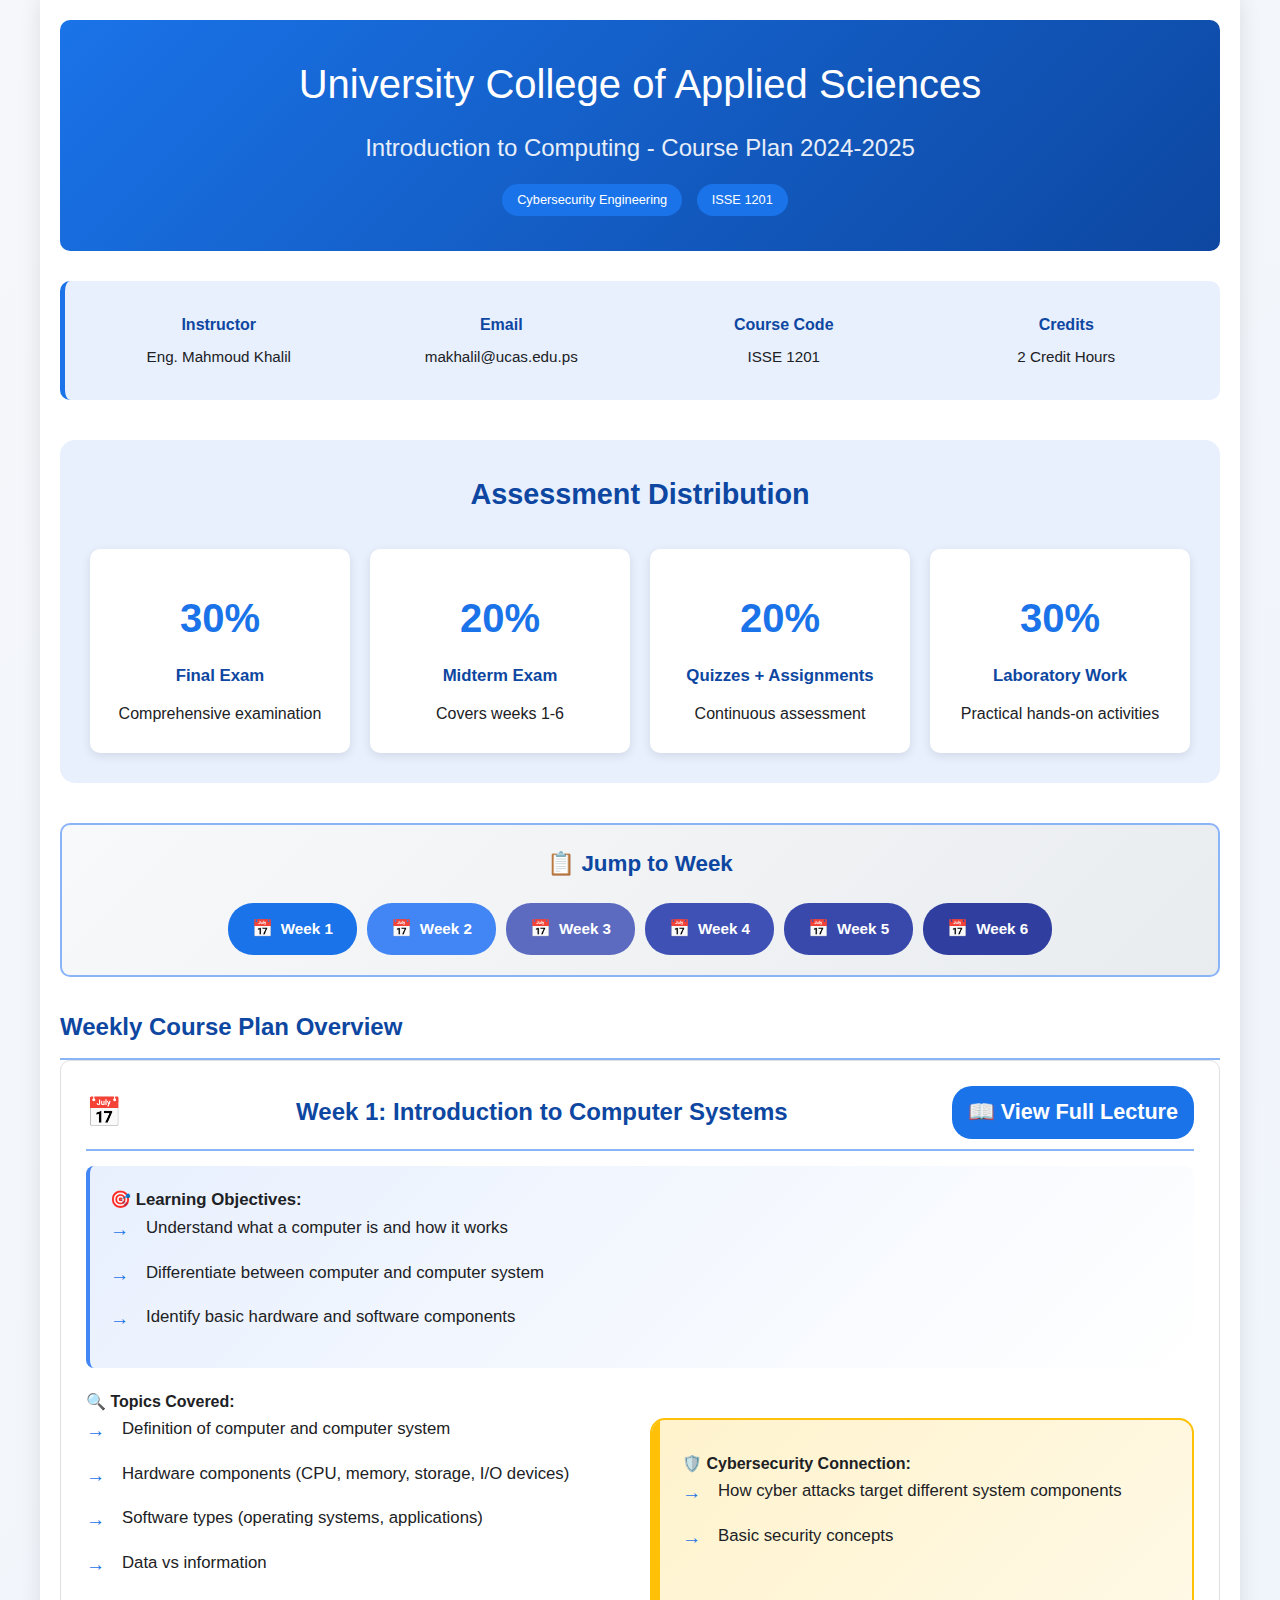
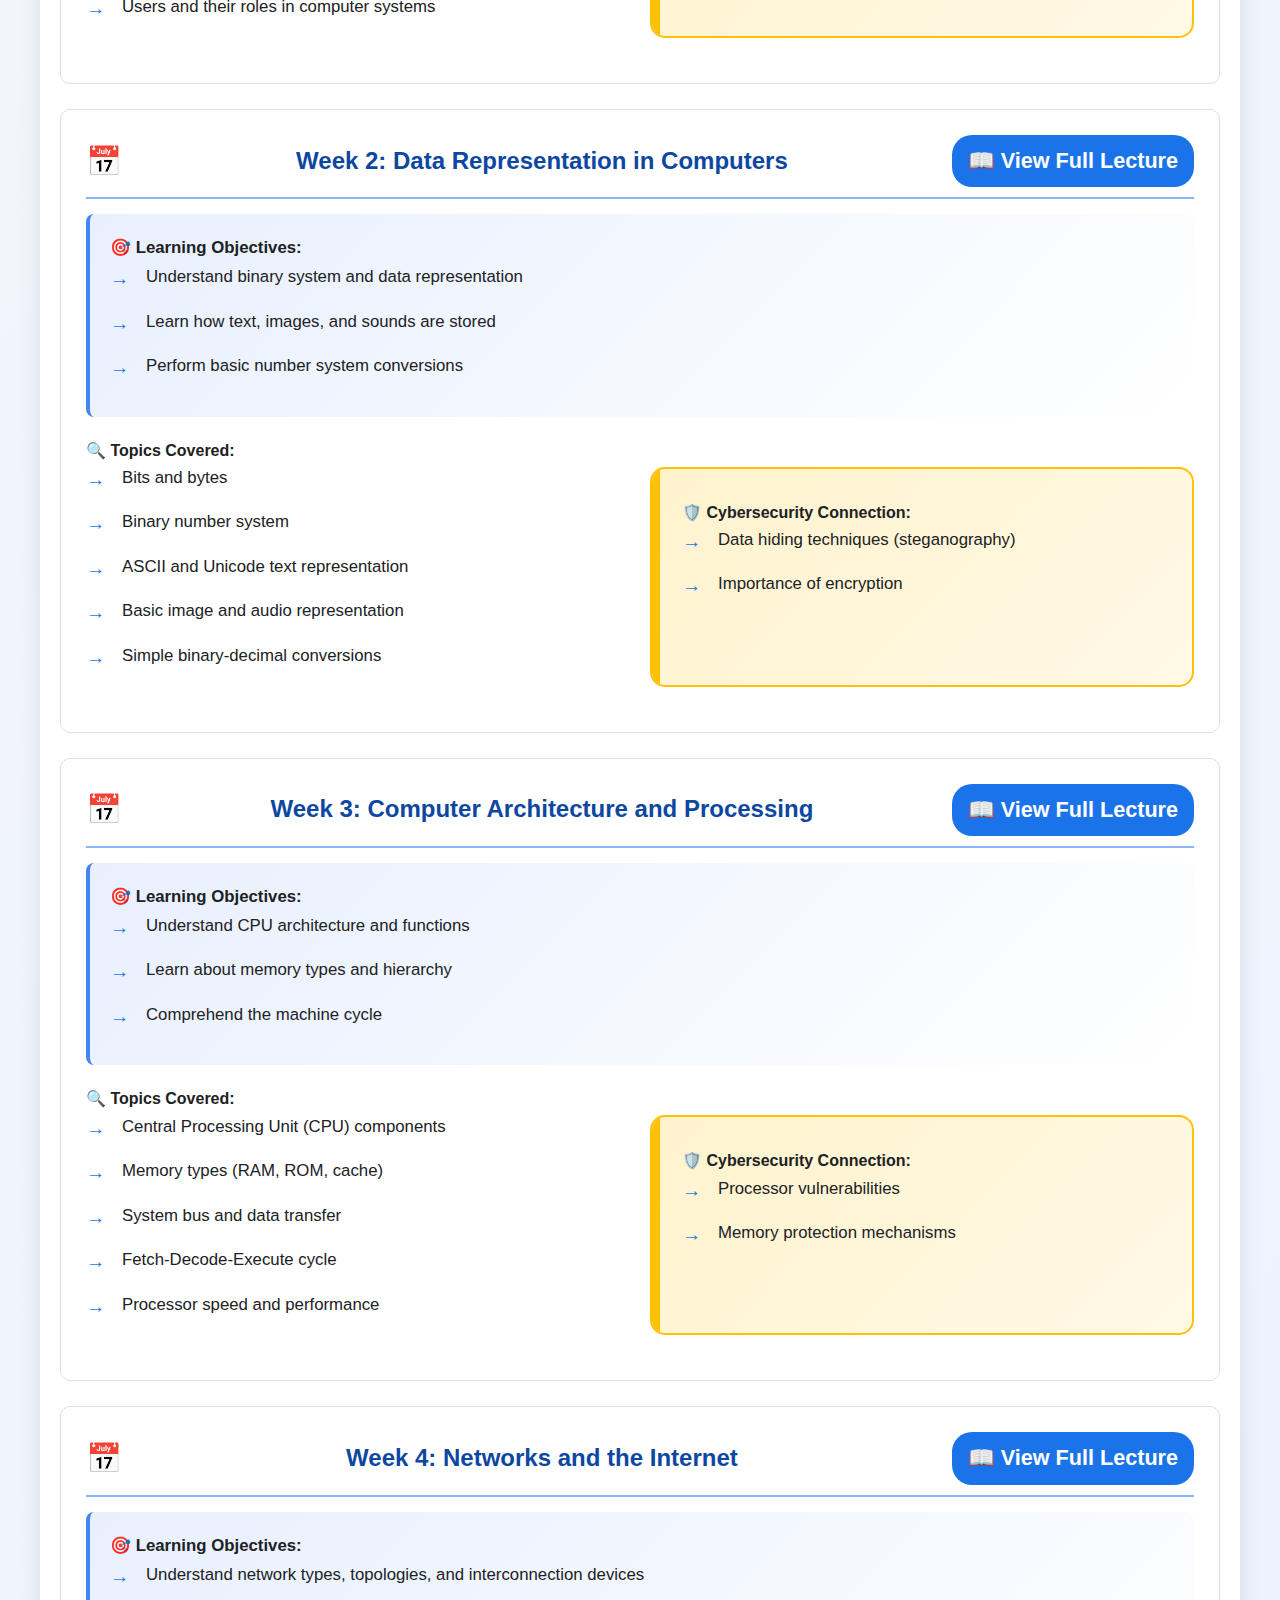
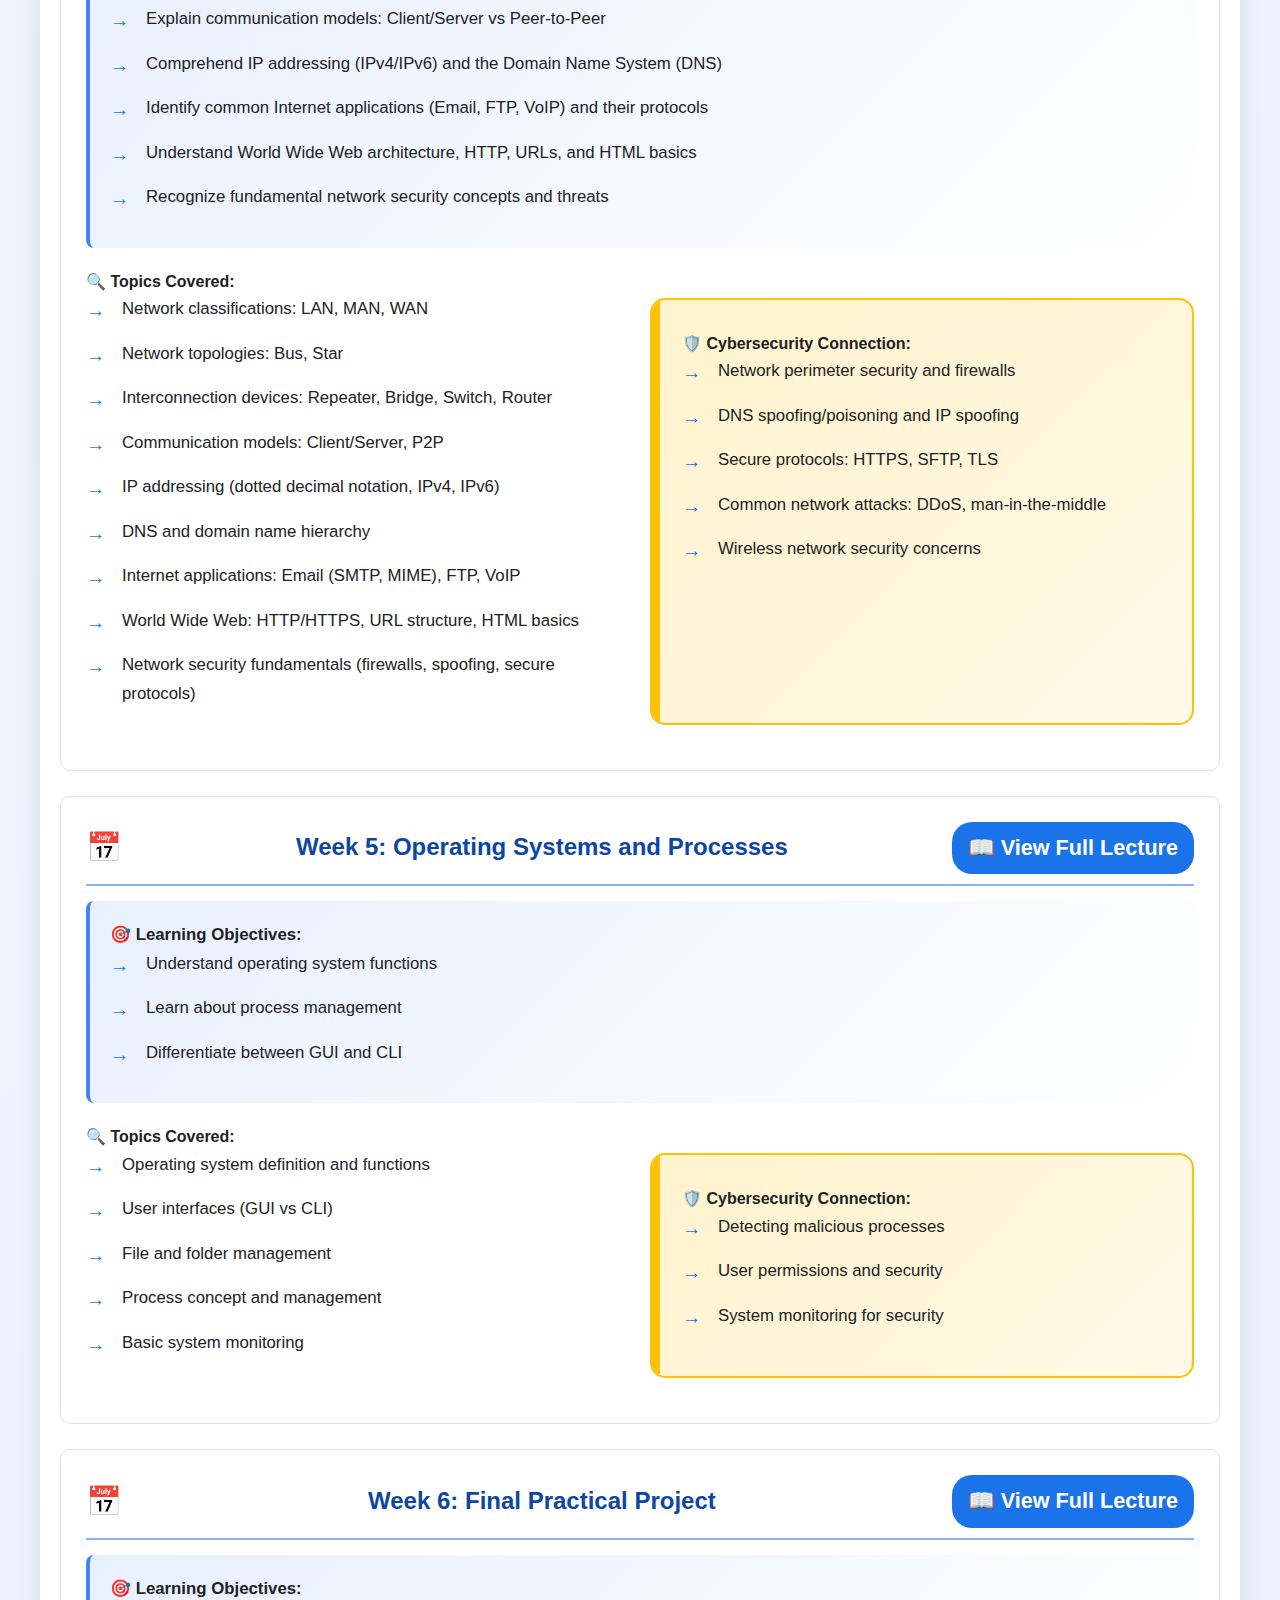
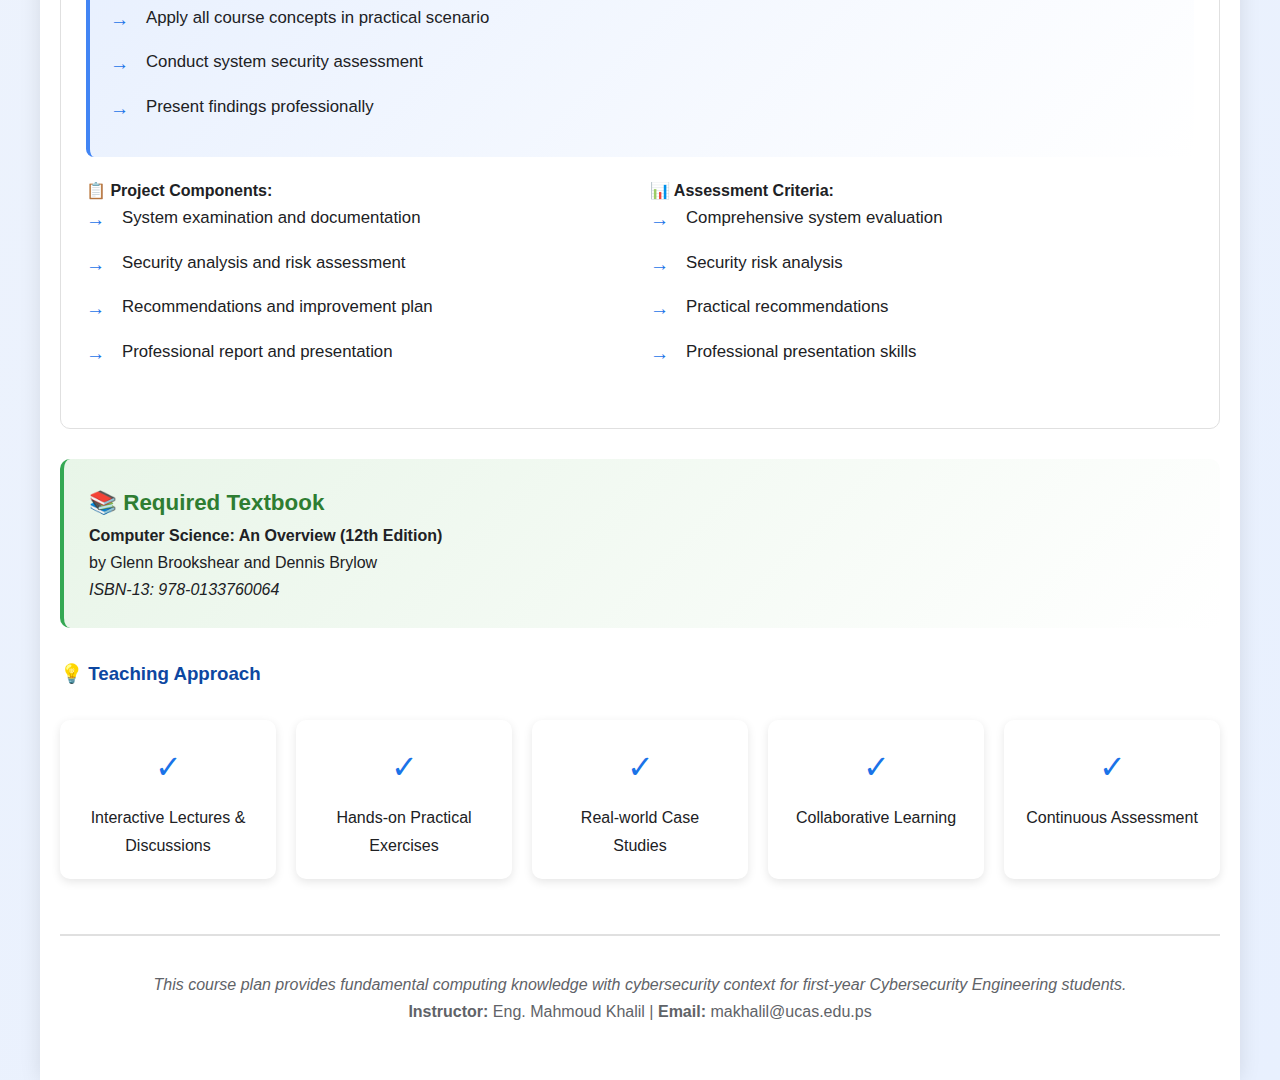
<file: index.html>
<!DOCTYPE html>
<html lang="ar">
<head>
    <meta charset="UTF-8">
    <meta name="viewport" content="width=device-width, initial-scale=1.0">
    <title>التوجيه إلى مخطط الدورة</title>
    <link rel="stylesheet" href="styles.css">
    <style>
        /* Minimal inline style for the index page only */
        .index-body {
            font-family: Arial, sans-serif;
            text-align: center;
            padding: 50px;
            direction: rtl;
        }
        .spinner {
            border: 4px solid #f3f3f3;
            border-top: 4px solid #3498db;
            border-radius: 50%;
            width: 40px;
            height: 40px;
            animation: spin 2s linear infinite;
            margin: 20px auto;
        }
        @keyframes spin {
            0% { transform: rotate(0deg); }
            100% { transform: rotate(360deg); }
        }
    </style>
</head>
<body class="index-body">
    <h1>جاري التوجيه إلى مخطط الدورة</h1>
    <div class="spinner"></div>
    <p>إذا لم يتم التوجيه تلقائياً، <a href="course_outline.html">انقر هنا</a></p>
    
    <script>
        // التوجيه فورياً
		window.location.href = 'course_outline.html';
		// التوجيه بعد 1 ثانية
        setTimeout(function() {
            window.location.href = 'course_outline.html';
        }, 1000);
    </script>
</body>
</html>
</file>
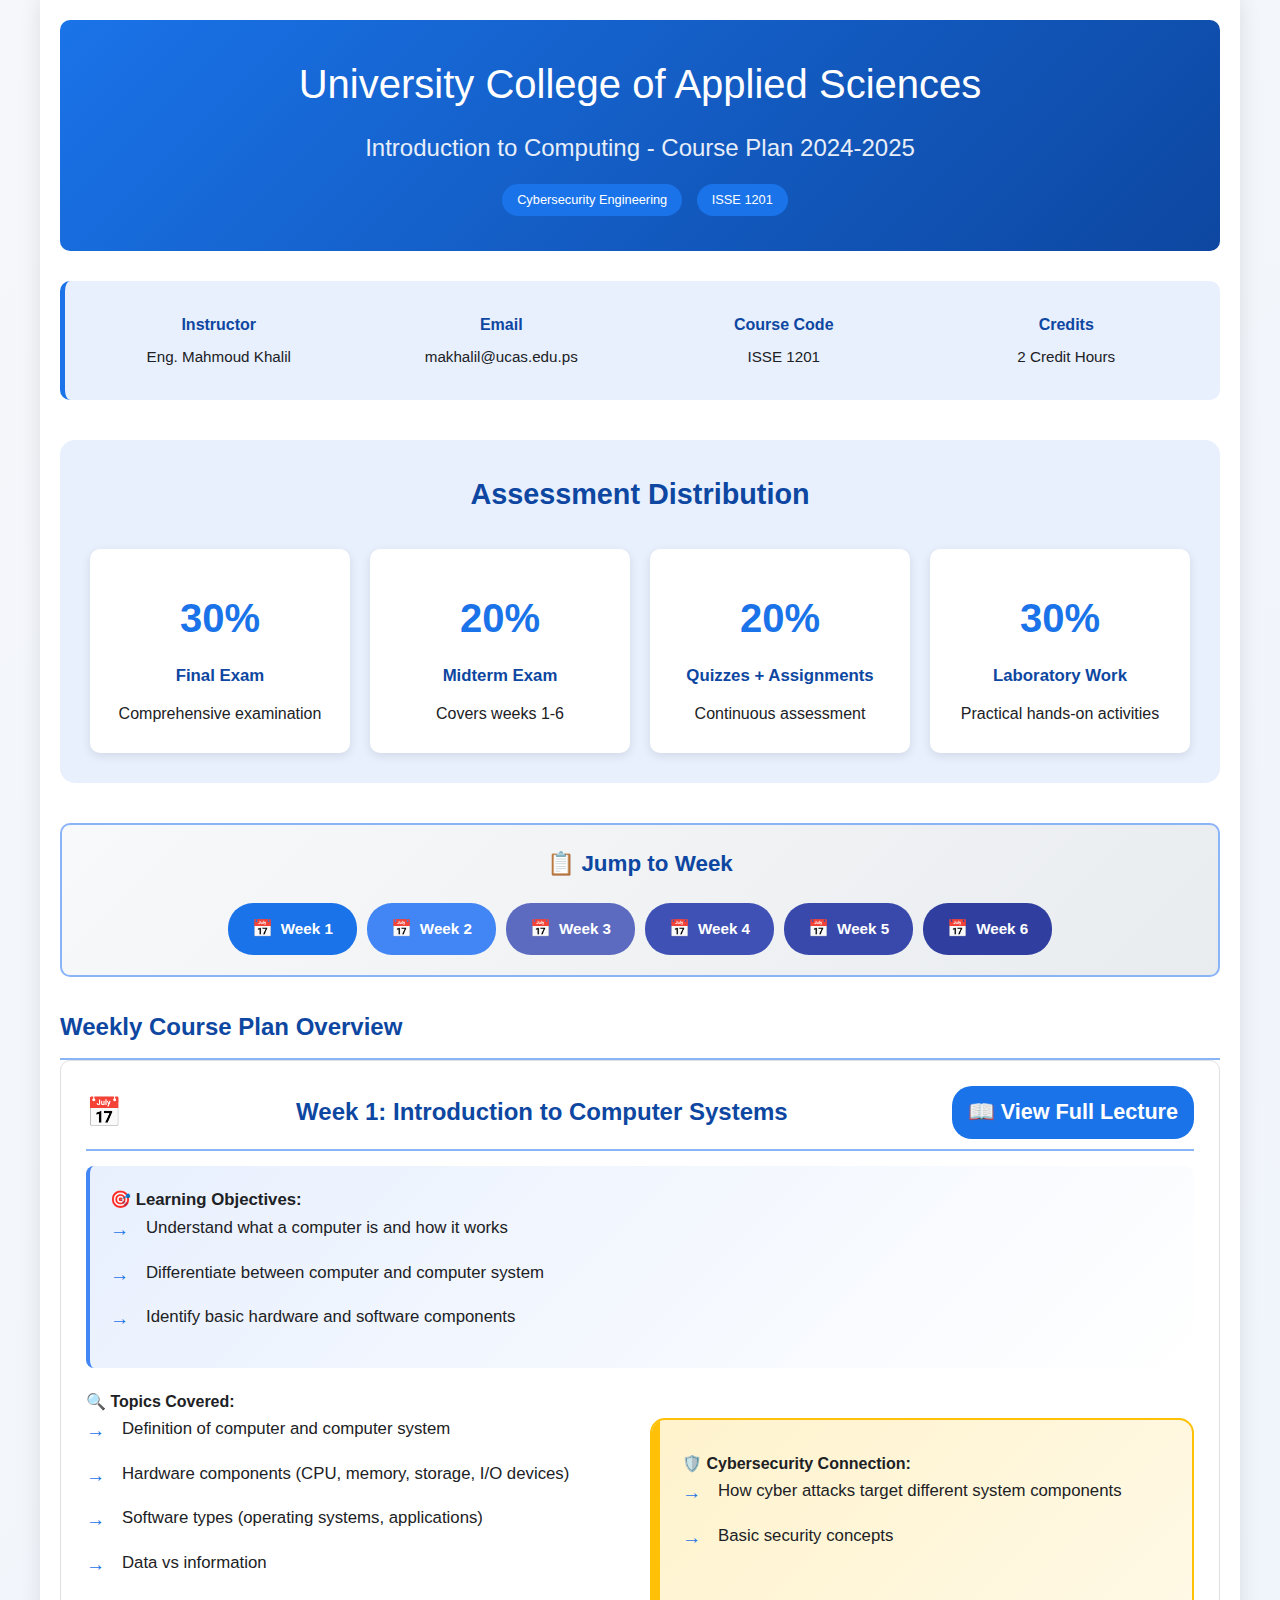
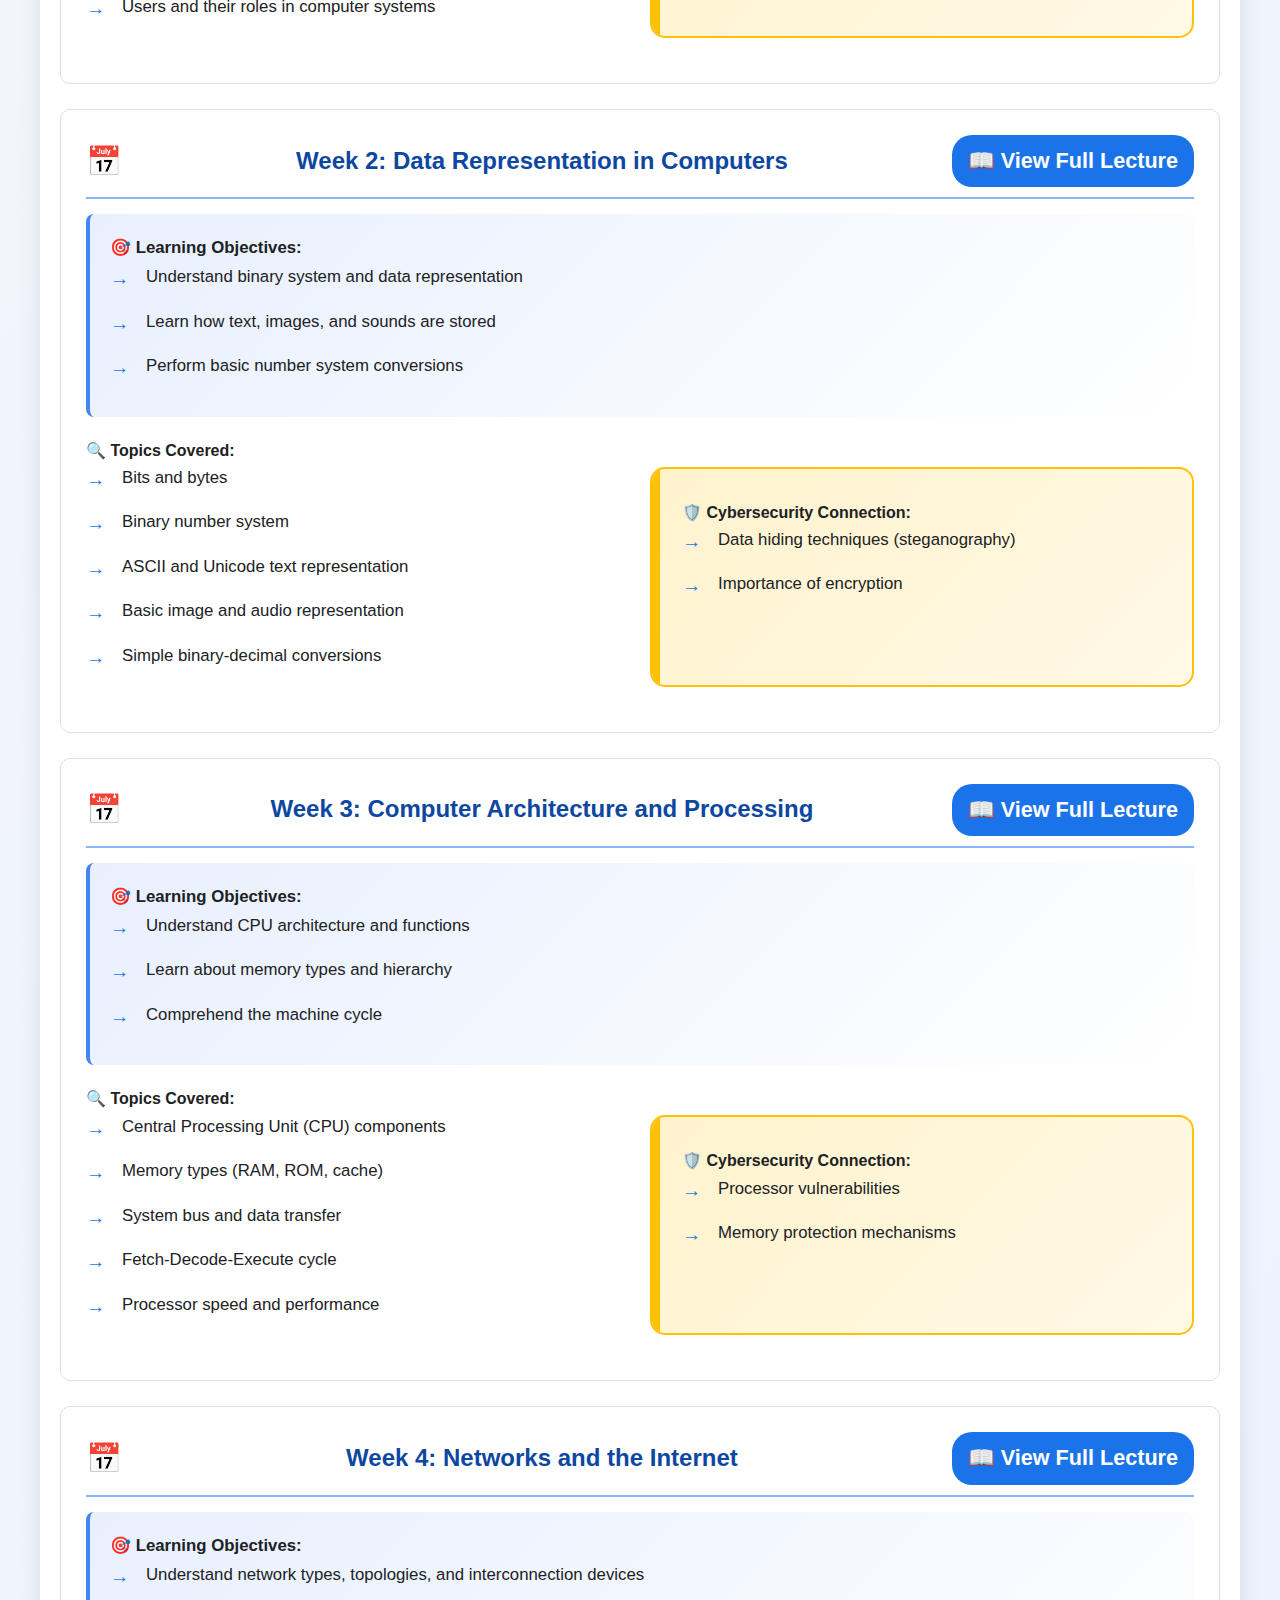
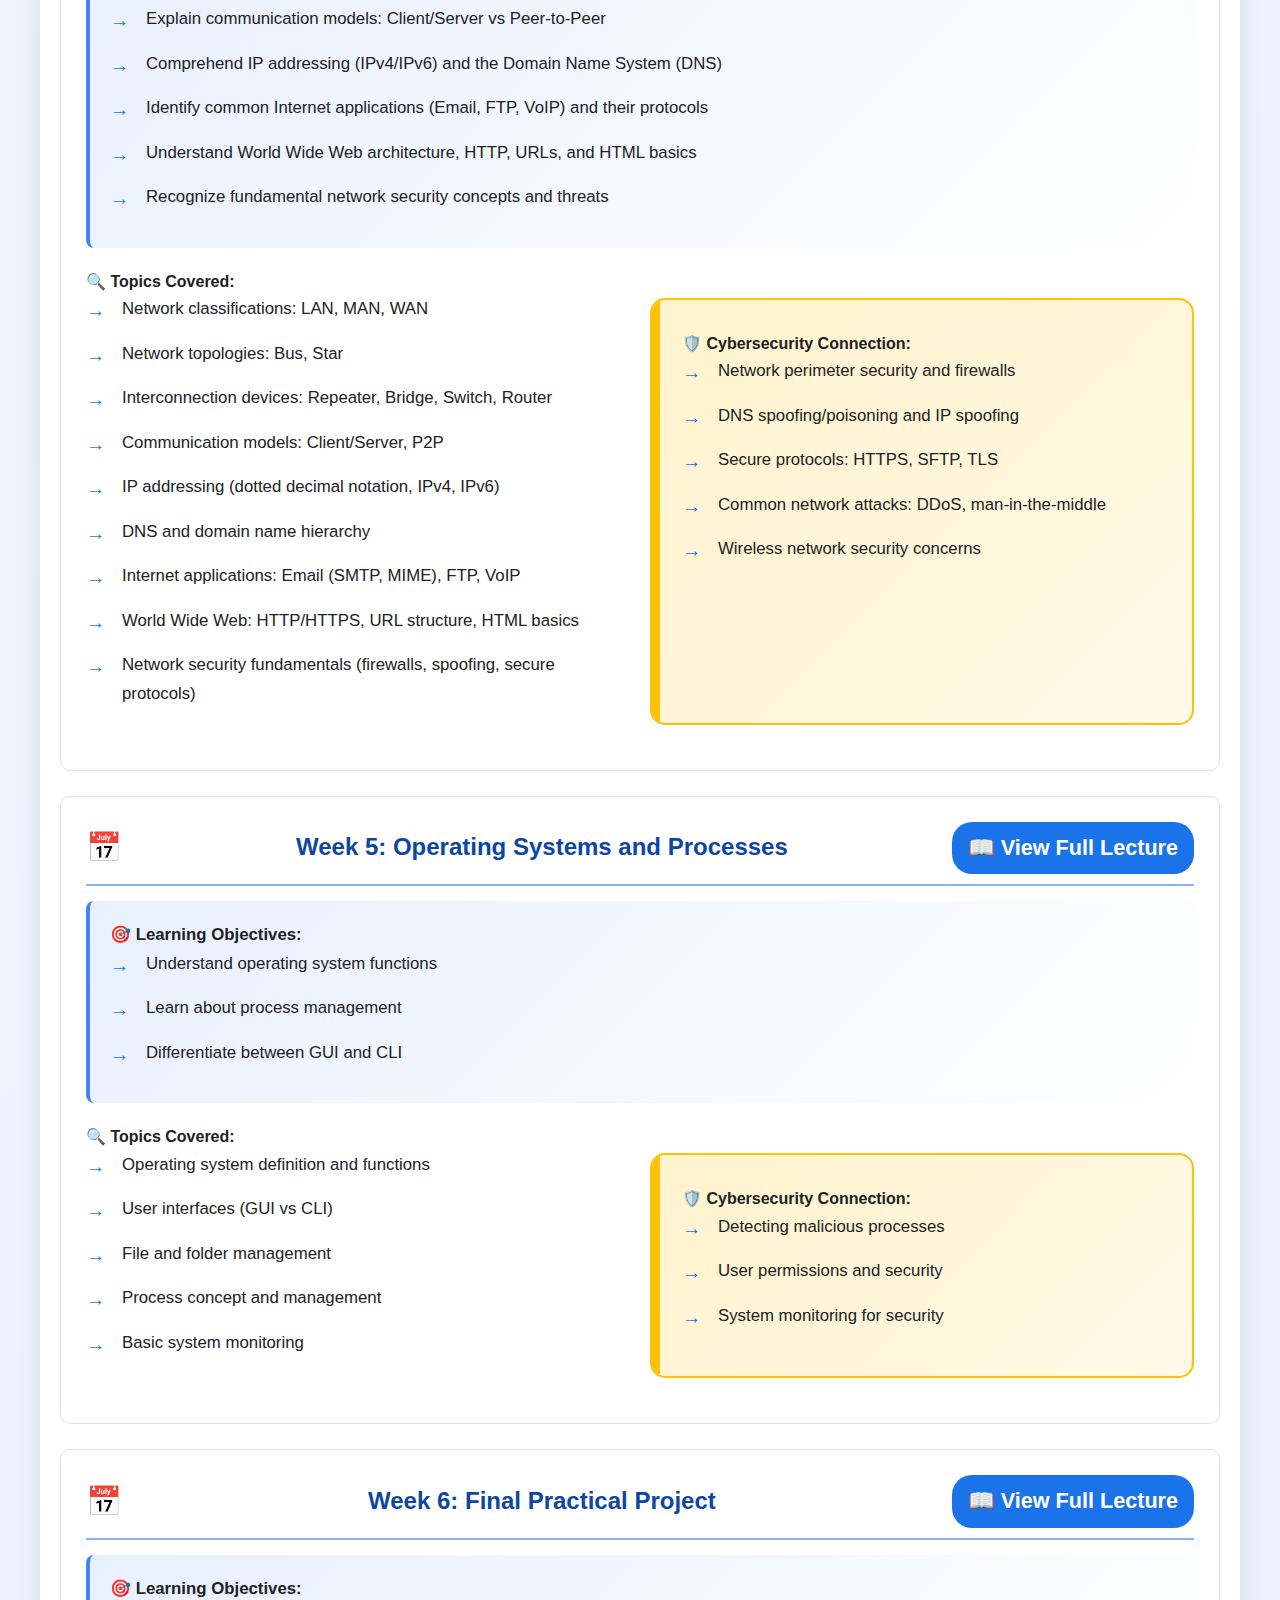
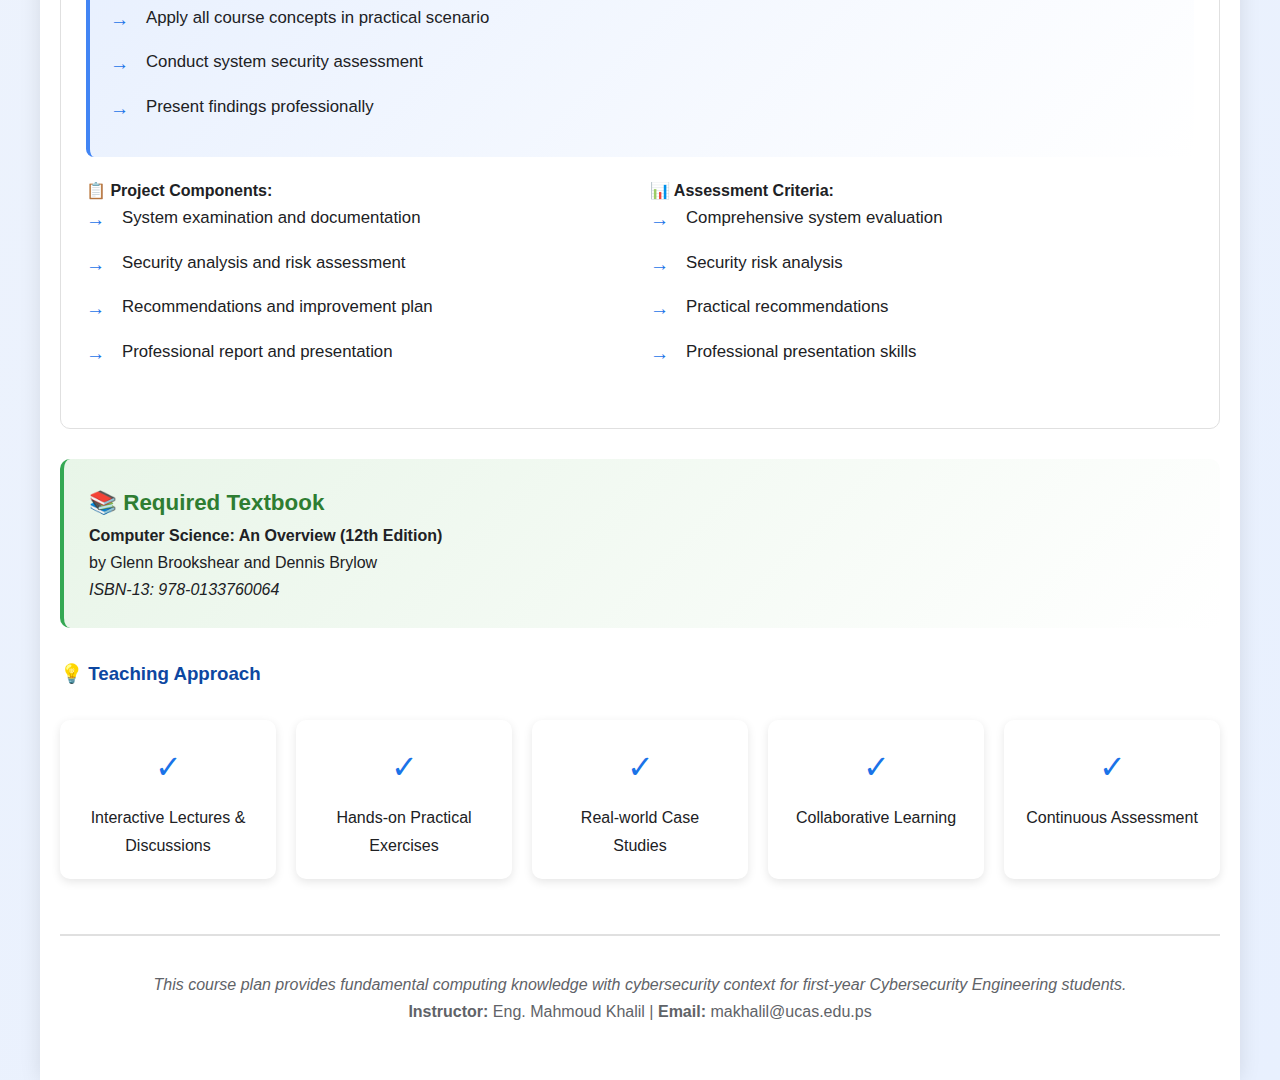
<file: course_outline.html>
<!DOCTYPE html>
<html lang="en">
<head>
    <meta charset="UTF-8">
    <meta name="viewport" content="width=device-width, initial-scale=1.0">
    <title>Introduction to Computing - Course Plan</title>
    <link rel="stylesheet" href="styles.css">
</head>
<body>
    <div class="course-outline-container">
        <div class="header">
            <h1>University College of Applied Sciences</h1>
            <h2>Introduction to Computing - Course Plan 2024-2025</h2>
            <div style="margin-top: 15px;">
                <span class="cyber-badge">Cybersecurity Engineering</span>
                <span class="cyber-badge">ISSE 1201</span>
            </div>
        </div>

        <div class="instructor-info">
            <div class="info-item">
                <strong>Instructor</strong>
                <span>Eng. Mahmoud Khalil</span>
            </div>
            <div class="info-item">
                <strong>Email</strong>
                <span>makhalil@ucas.edu.ps</span>
            </div>
            <div class="info-item">
                <strong>Course Code</strong>
                <span>ISSE 1201</span>
            </div>
            <div class="info-item">
                <strong>Credits</strong>
                <span>2 Credit Hours</span>
            </div>
        </div>

        <div class="assessment-section">
            <h2 style="color: var(--dark-blue); margin-top: 0;">Assessment Distribution</h2>
            <div class="assessment-cards">
                <div class="assessment-card">
                    <div class="assessment-percentage">30%</div>
                    <div class="assessment-type">Final Exam</div>
                    <div>Comprehensive examination</div>
                </div>
                <div class="assessment-card">
                    <div class="assessment-percentage">20%</div>
                    <div class="assessment-type">Midterm Exam</div>
                    <div>Covers weeks 1-6</div>
                </div>
                <div class="assessment-card">
                    <div class="assessment-percentage">20%</div>
                    <div class="assessment-type">Quizzes + Assignments</div>
                    <div>Continuous assessment</div>
                </div>
                <div class="assessment-card">
                    <div class="assessment-percentage">30%</div>
                    <div class="assessment-type">Laboratory Work</div>
                    <div>Practical hands-on activities</div>
                </div>
            </div>
        </div>

        <!-- Week Navigation Buttons -->
        <div class="week-navigation">
            <h3>📋 Jump to Week</h3>
            <div class="week-buttons">
                <a href="#week1" class="week-button">Week 1</a>
                <a href="#week2" class="week-button">Week 2</a>
                <a href="#week3" class="week-button">Week 3</a>
                <a href="#week4" class="week-button">Week 4</a>
                <a href="#week5" class="week-button">Week 5</a>
                <a href="#week6" class="week-button">Week 6</a>
            </div>
        </div>


        <h2 style="color: var(--dark-blue); border-bottom: 2px solid var(--accent-blue); padding-bottom: 10px;">Weekly Course Plan Overview</h2>

        <!-- Week 1 -->
        <div class="week-section" id="week1">
            <h3 class="week-title">Week 1: Introduction to Computer Systems
                <a href="Lecture1.html" class="week-link">View Full Lecture</a>
            </h3>
            <div class="learning-objectives">
                <strong>🎯 Learning Objectives:</strong>
                <ul>
                    <li>Understand what a computer is and how it works</li>
                    <li>Differentiate between computer and computer system</li>
                    <li>Identify basic hardware and software components</li>
                </ul>
            </div>
            <div class="topics-grid">
                <div>
                    <strong>🔍 Topics Covered:</strong>
                    <ul>
                        <li>Definition of computer and computer system</li>
                        <li>Hardware components (CPU, memory, storage, I/O devices)</li>
                        <li>Software types (operating systems, applications)</li>
                        <li>Data vs information</li>
                        <li>Users and their roles in computer systems</li>
                    </ul>
                </div>
                <div class="cyber-connection">
                    <strong>🛡️ Cybersecurity Connection:</strong>
                    <ul>
                        <li>How cyber attacks target different system components</li>
                        <li>Basic security concepts</li>
                    </ul>
                </div>
            </div>
        </div>

        <!-- Week 2 -->
        <div class="week-section" id="week2">
            <h3 class="week-title">Week 2: Data Representation in Computers
                <a href="Lecture2.html" class="week-link">View Full Lecture</a>
            </h3>
            <div class="learning-objectives">
                <strong>🎯 Learning Objectives:</strong>
                <ul>
                    <li>Understand binary system and data representation</li>
                    <li>Learn how text, images, and sounds are stored</li>
                    <li>Perform basic number system conversions</li>
                </ul>
            </div>
            <div class="topics-grid">
                <div>
                    <strong>🔍 Topics Covered:</strong>
                    <ul>
                        <li>Bits and bytes</li>
                        <li>Binary number system</li>
                        <li>ASCII and Unicode text representation</li>
                        <li>Basic image and audio representation</li>
                        <li>Simple binary-decimal conversions</li>
                    </ul>
                </div>
                <div class="cyber-connection">
                    <strong>🛡️ Cybersecurity Connection:</strong>
                    <ul>
                        <li>Data hiding techniques (steganography)</li>
                        <li>Importance of encryption</li>
                    </ul>
                </div>
            </div>
        </div>

        <!-- Week 3 -->
        <div class="week-section" id="week3">
            <h3 class="week-title">Week 3: Computer Architecture and Processing
                <a href="Lecture3.html" class="week-link">View Full Lecture</a>
            </h3>
            <div class="learning-objectives">
                <strong>🎯 Learning Objectives:</strong>
                <ul>
                    <li>Understand CPU architecture and functions</li>
                    <li>Learn about memory types and hierarchy</li>
                    <li>Comprehend the machine cycle</li>
                </ul>
            </div>
            <div class="topics-grid">
                <div>
                    <strong>🔍 Topics Covered:</strong>
                    <ul>
                        <li>Central Processing Unit (CPU) components</li>
                        <li>Memory types (RAM, ROM, cache)</li>
                        <li>System bus and data transfer</li>
                        <li>Fetch-Decode-Execute cycle</li>
                        <li>Processor speed and performance</li>
                    </ul>
                </div>
                <div class="cyber-connection">
                    <strong>🛡️ Cybersecurity Connection:</strong>
                    <ul>
                        <li>Processor vulnerabilities</li>
                        <li>Memory protection mechanisms</li>
                    </ul>
                </div>
            </div>
        </div>

        <!-- Week 4 (Updated to match Lecture4.html: Networks and the Internet) -->
        <div class="week-section" id="week4">
            <h3 class="week-title">Week 4: Networks and the Internet
                <a href="Lecture4.html" class="week-link">View Full Lecture</a>
            </h3>
            <div class="learning-objectives">
                <strong>🎯 Learning Objectives:</strong>
                <ul>
                    <li>Understand network types, topologies, and interconnection devices</li>
                    <li>Explain communication models: Client/Server vs Peer-to-Peer</li>
                    <li>Comprehend IP addressing (IPv4/IPv6) and the Domain Name System (DNS)</li>
                    <li>Identify common Internet applications (Email, FTP, VoIP) and their protocols</li>
                    <li>Understand World Wide Web architecture, HTTP, URLs, and HTML basics</li>
                    <li>Recognize fundamental network security concepts and threats</li>
                </ul>
            </div>
            <div class="topics-grid">
                <div>
                    <strong>🔍 Topics Covered:</strong>
                    <ul>
                        <li>Network classifications: LAN, MAN, WAN</li>
                        <li>Network topologies: Bus, Star</li>
                        <li>Interconnection devices: Repeater, Bridge, Switch, Router</li>
                        <li>Communication models: Client/Server, P2P</li>
                        <li>IP addressing (dotted decimal notation, IPv4, IPv6)</li>
                        <li>DNS and domain name hierarchy</li>
                        <li>Internet applications: Email (SMTP, MIME), FTP, VoIP</li>
                        <li>World Wide Web: HTTP/HTTPS, URL structure, HTML basics</li>
                        <li>Network security fundamentals (firewalls, spoofing, secure protocols)</li>
                    </ul>
                </div>
                <div class="cyber-connection">
                    <strong>🛡️ Cybersecurity Connection:</strong>
                    <ul>
                        <li>Network perimeter security and firewalls</li>
                        <li>DNS spoofing/poisoning and IP spoofing</li>
                        <li>Secure protocols: HTTPS, SFTP, TLS</li>
                        <li>Common network attacks: DDoS, man-in-the-middle</li>
                        <li>Wireless network security concerns</li>
                    </ul>
                </div>
            </div>
        </div>

        <!-- Week 5 -->
        <div class="week-section" id="week5">
            <h3 class="week-title">Week 5: Operating Systems and Processes
                <a href="Lecture5.html" class="week-link">View Full Lecture</a>
            </h3>
            <div class="learning-objectives">
                <strong>🎯 Learning Objectives:</strong>
                <ul>
                    <li>Understand operating system functions</li>
                    <li>Learn about process management</li>
                    <li>Differentiate between GUI and CLI</li>
                </ul>
            </div>
            <div class="topics-grid">
                <div>
                    <strong>🔍 Topics Covered:</strong>
                    <ul>
                        <li>Operating system definition and functions</li>
                        <li>User interfaces (GUI vs CLI)</li>
                        <li>File and folder management</li>
                        <li>Process concept and management</li>
                        <li>Basic system monitoring</li>
                    </ul>
                </div>
                <div class="cyber-connection">
                    <strong>🛡️ Cybersecurity Connection:</strong>
                    <ul>
                        <li>Detecting malicious processes</li>
                        <li>User permissions and security</li>
                        <li>System monitoring for security</li>
                    </ul>
                </div>
            </div>
        </div>

        <!-- Week 6 -->
        <div class="week-section" id="week6">
            <h3 class="week-title">Week 6: Final Practical Project
                <a href="Lecture10.html" class="week-link">View Full Lecture</a>
            </h3>
            <div class="learning-objectives">
                <strong>🎯 Learning Objectives:</strong>
                <ul>
                    <li>Apply all course concepts in practical scenario</li>
                    <li>Conduct system security assessment</li>
                    <li>Present findings professionally</li>
                </ul>
            </div>
            <div class="topics-grid">
                <div>
                    <strong>📋 Project Components:</strong>
                    <ul>
                        <li>System examination and documentation</li>
                        <li>Security analysis and risk assessment</li>
                        <li>Recommendations and improvement plan</li>
                        <li>Professional report and presentation</li>
                    </ul>
                </div>
                <div>
                    <strong>📊 Assessment Criteria:</strong>
                    <ul>
                        <li>Comprehensive system evaluation</li>
                        <li>Security risk analysis</li>
                        <li>Practical recommendations</li>
                        <li>Professional presentation skills</li>
                    </ul>
                </div>
            </div>
        </div>

        <div class="textbook-section">
            <h3 style="color: #2e7d32; margin-top: 0;">📚 Required Textbook</h3>
            <p><strong>Computer Science: An Overview (12th Edition)</strong><br>
            by Glenn Brookshear and Dennis Brylow<br>
            <em>ISBN-13: 978-0133760064</em></p>
        </div>

        <h3 style="color: var(--dark-blue);">💡 Teaching Approach</h3>
        <div class="teaching-approach">
            <div class="approach-item">Interactive Lectures &amp; Discussions</div>
            <div class="approach-item">Hands-on Practical Exercises</div>
            <div class="approach-item">Real-world Case Studies</div>
            <div class="approach-item">Collaborative Learning</div>
            <div class="approach-item">Continuous Assessment</div>
        </div>

        <footer class="footer">
            <p><em>This course plan provides fundamental computing knowledge with cybersecurity context for first-year Cybersecurity Engineering students.</em></p>
            <p><strong>Instructor:</strong> Eng. Mahmoud Khalil | <strong>Email:</strong> makhalil@ucas.edu.ps</p>
        </footer>
    </div>

    <a href="#" class="back-to-top" id="backToTop">↑</a>

    <script>
        // Back to top button functionality
        const backToTopButton = document.getElementById('backToTop');
        
        window.addEventListener('scroll', () => {
            if (window.pageYOffset > 300) {
                backToTopButton.style.display = 'block';
            } else {
                backToTopButton.style.display = 'none';
            }
        });
        
        backToTopButton.addEventListener('click', (e) => {
            e.preventDefault();
            window.scrollTo({ top: 0, behavior: 'smooth' });
        });
        
        // Smooth scrolling for internal week navigation
        document.querySelectorAll('a[href^="#"]').forEach(anchor => {
            anchor.addEventListener('click', function (e) {
                e.preventDefault();
                
                const targetId = this.getAttribute('href');
                if (targetId === '#') return;
                
                const targetElement = document.querySelector(targetId);
                if (targetElement) {
                    // Get the offset position of the target element
                    const elementPosition = targetElement.getBoundingClientRect().top;
                    const offsetPosition = elementPosition + window.pageYOffset - 80; // Adjust for header
                    
                    window.scrollTo({
                        top: offsetPosition,
                        behavior: 'smooth'
                    });
                }
            });
        });
        
        // Add confirmation for external links
        document.querySelectorAll('.week-link').forEach(link => {
            link.addEventListener('click', function(e) {
                const weekNumber = this.textContent.match(/\d+/);
                if (weekNumber) {
                    console.log(`Navigating to Lecture${weekNumber[0]}.html`);
                }
            });
        });
    </script>

</body>
</html>
</file>
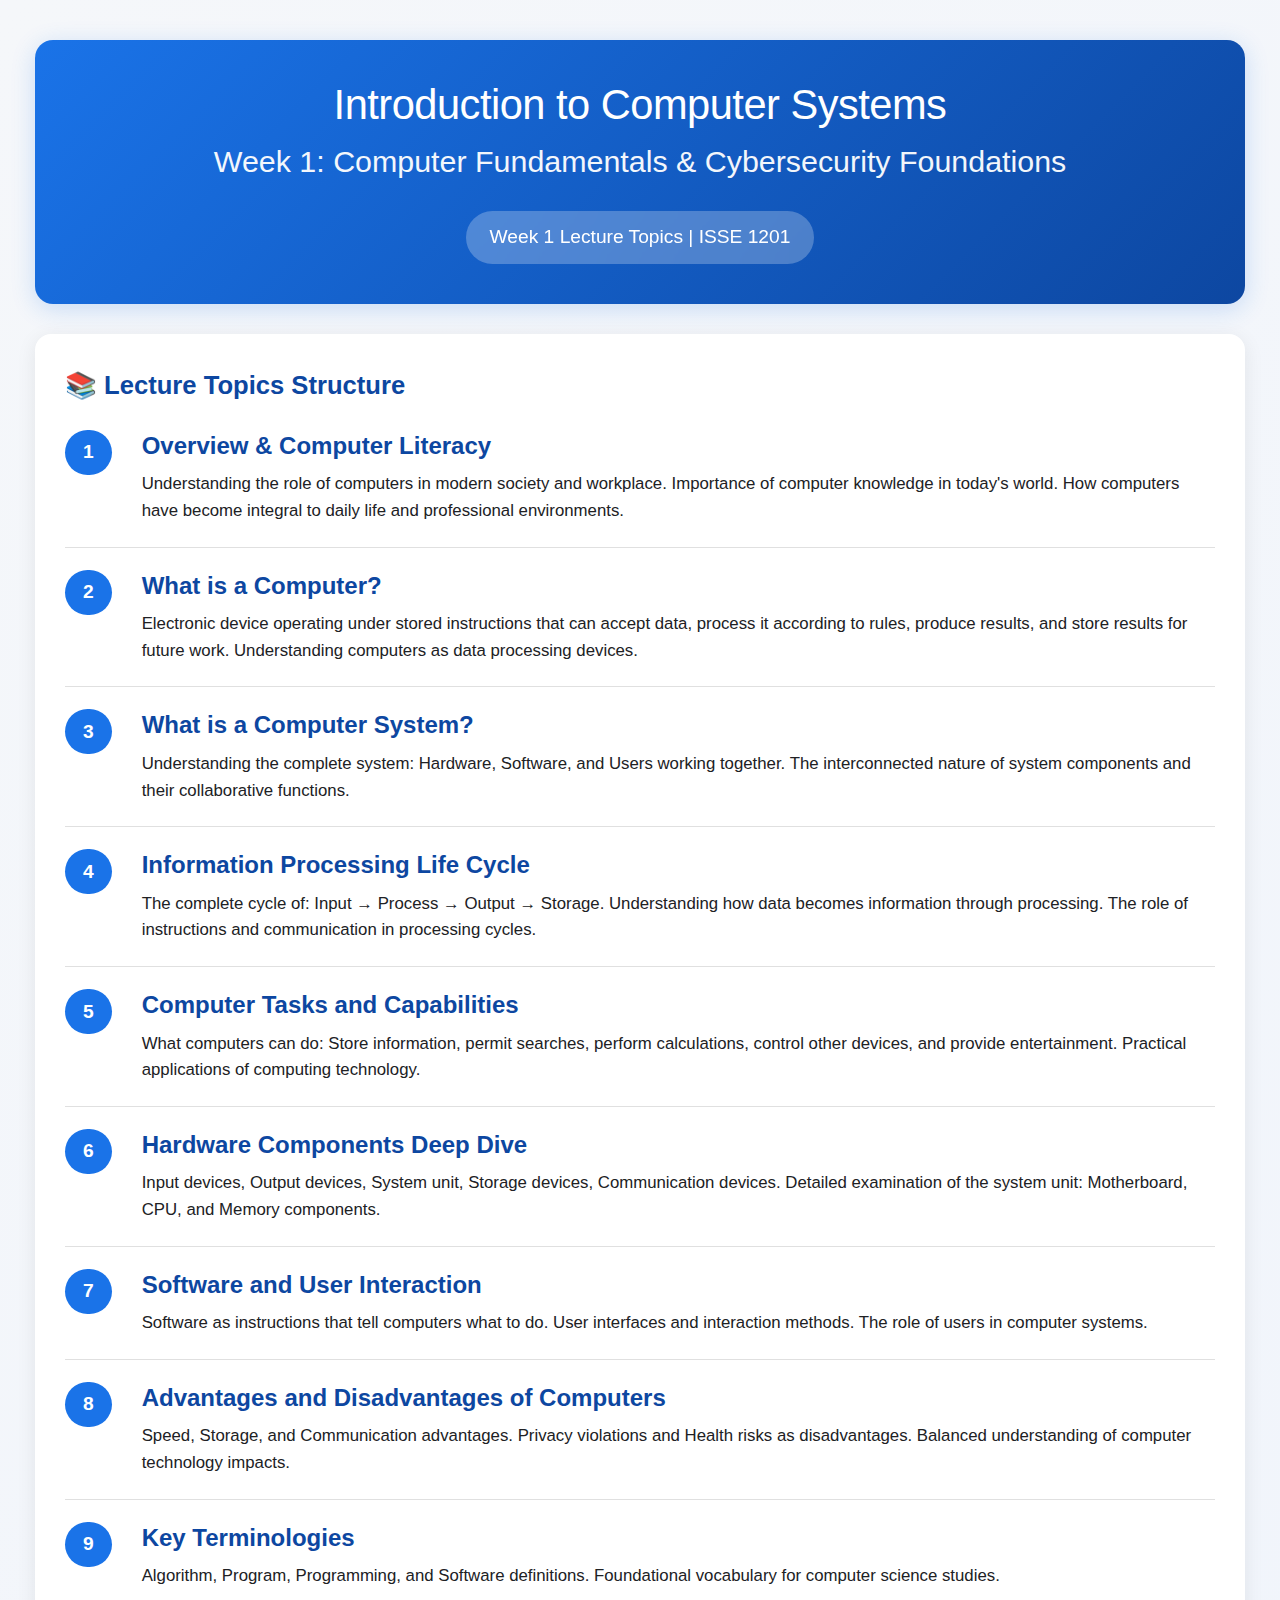
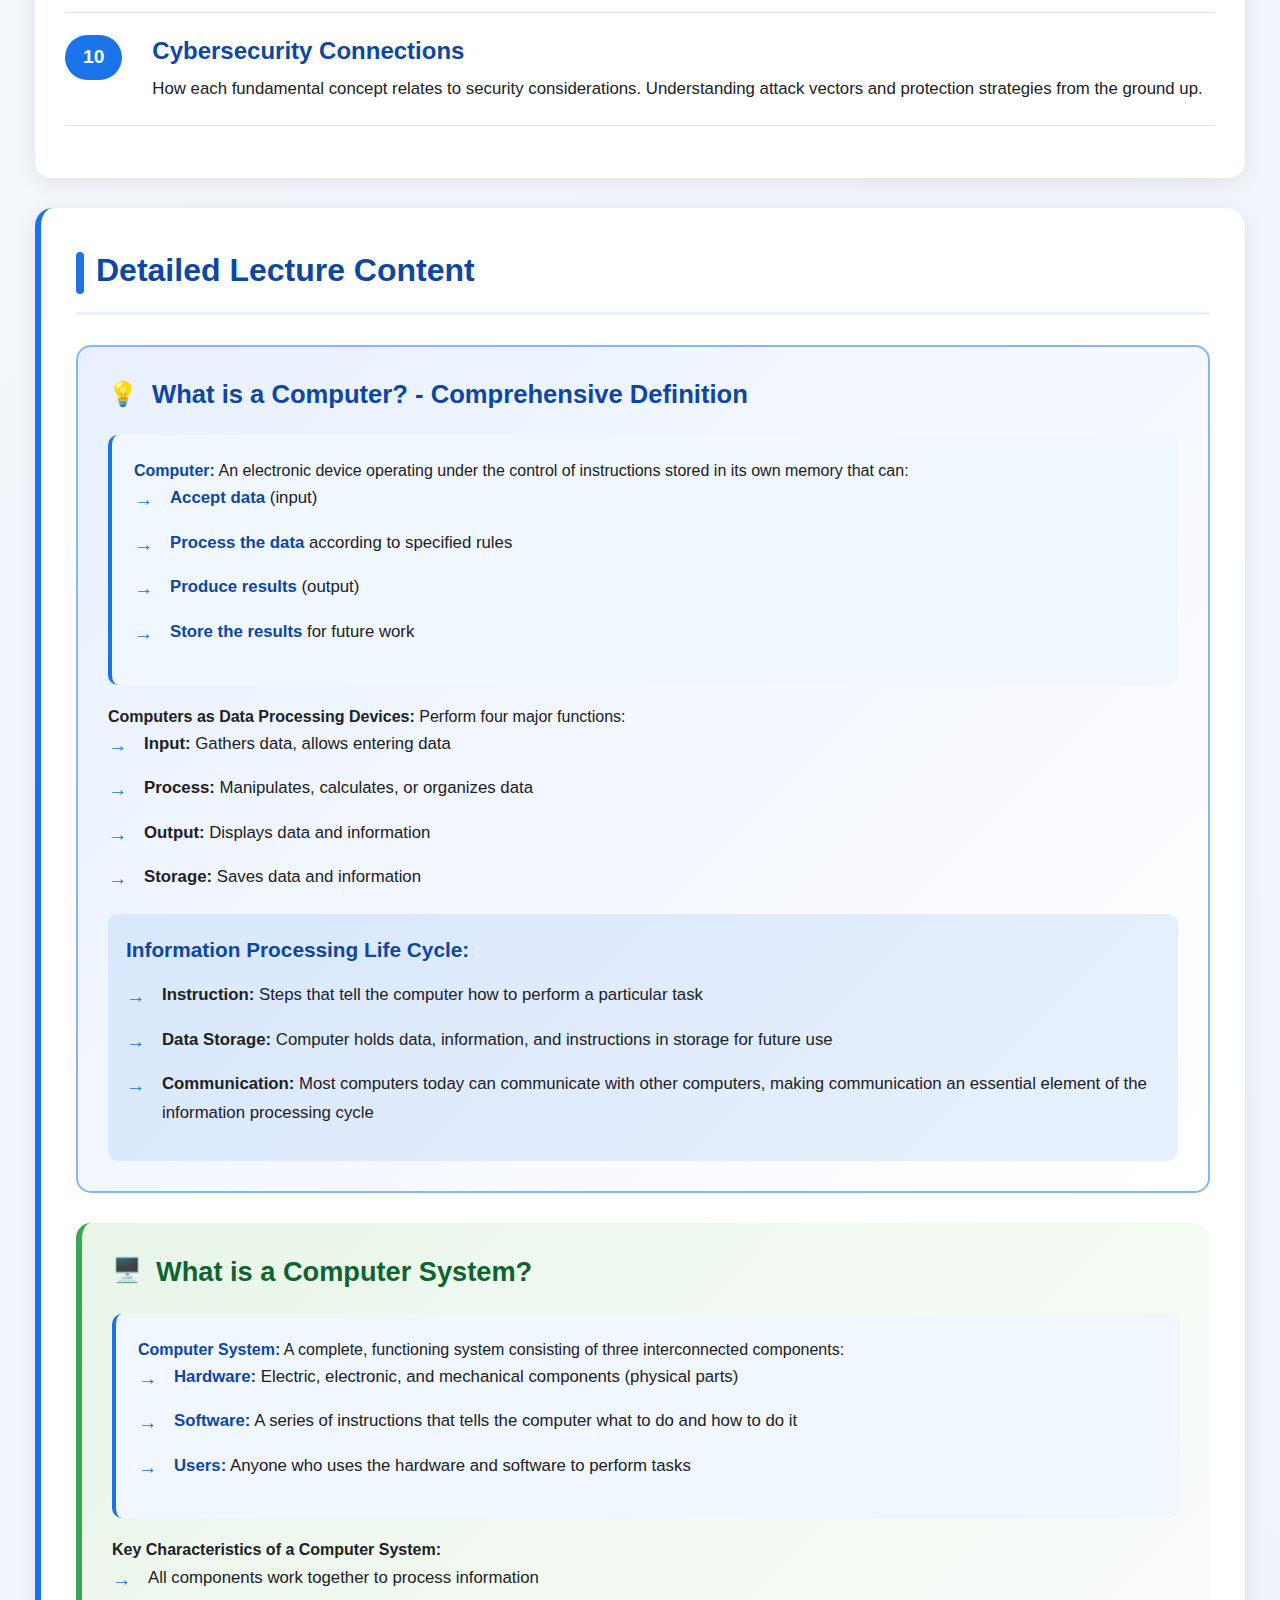
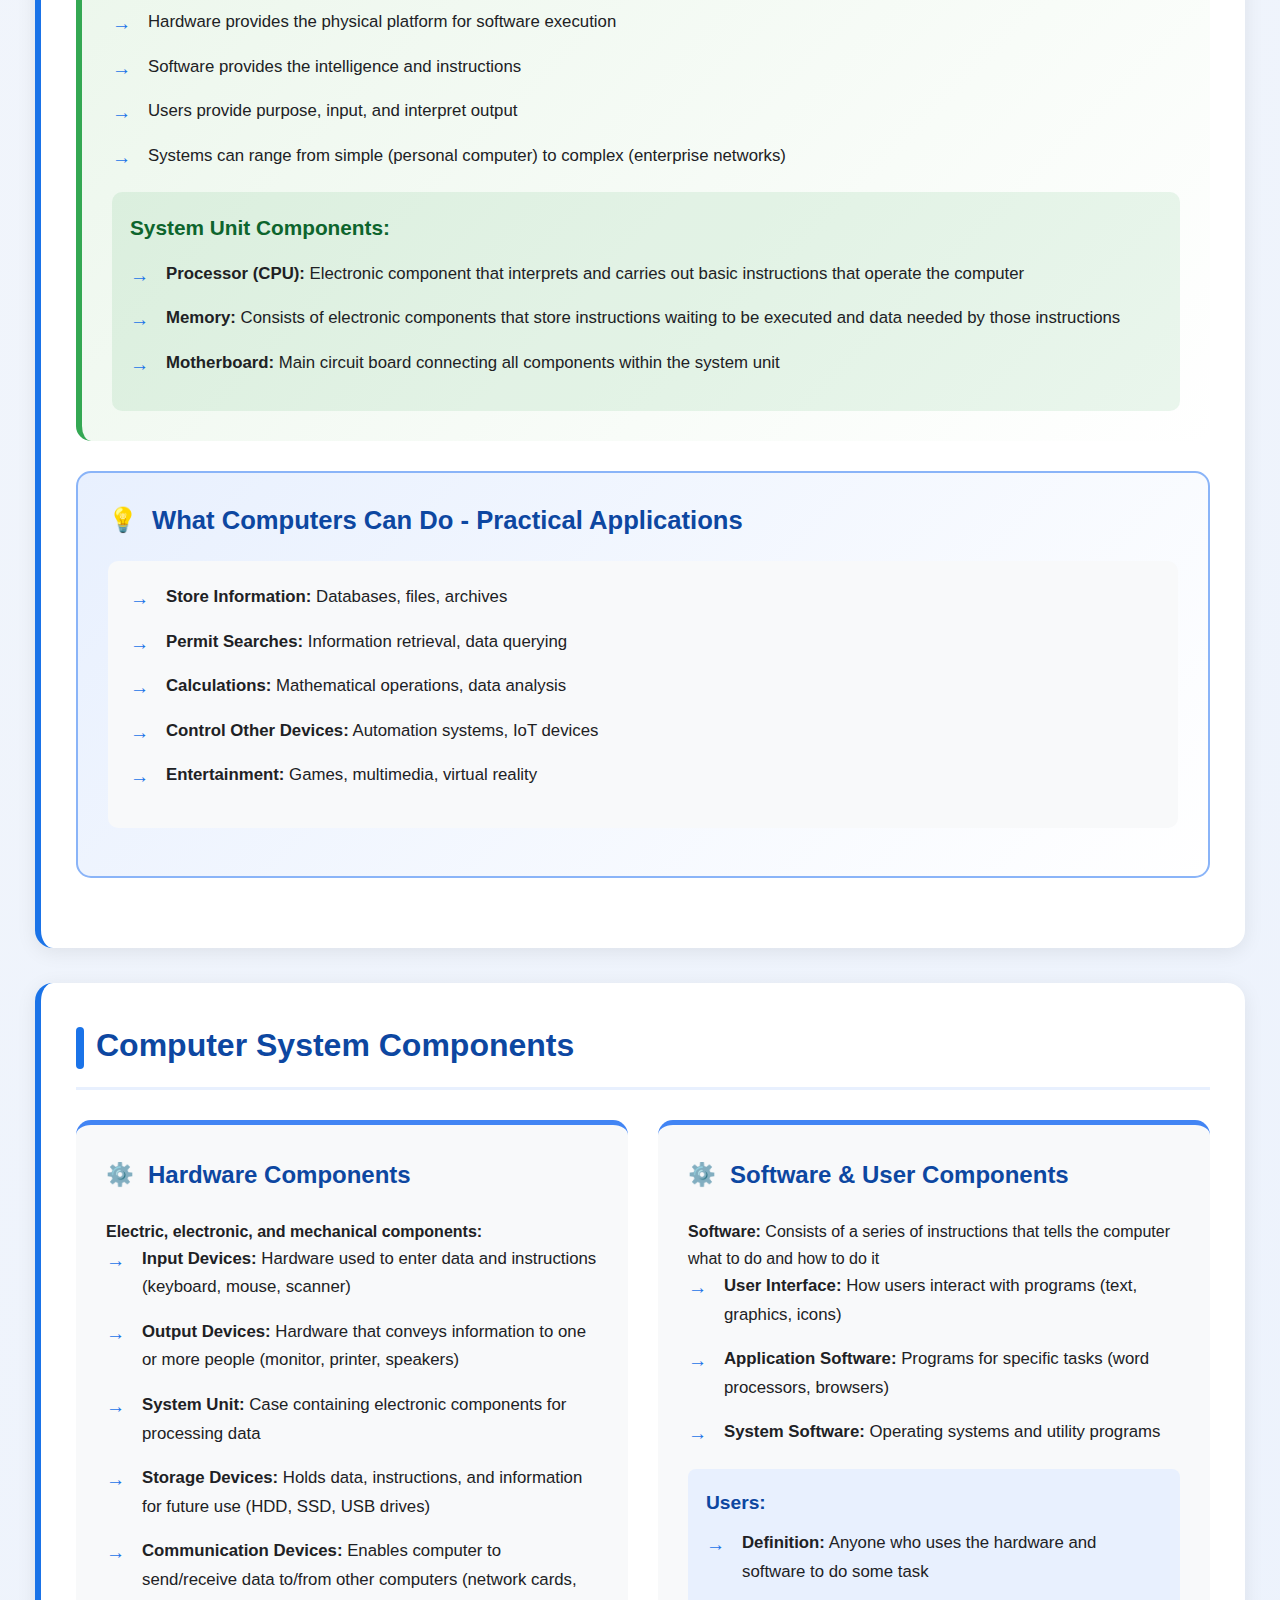
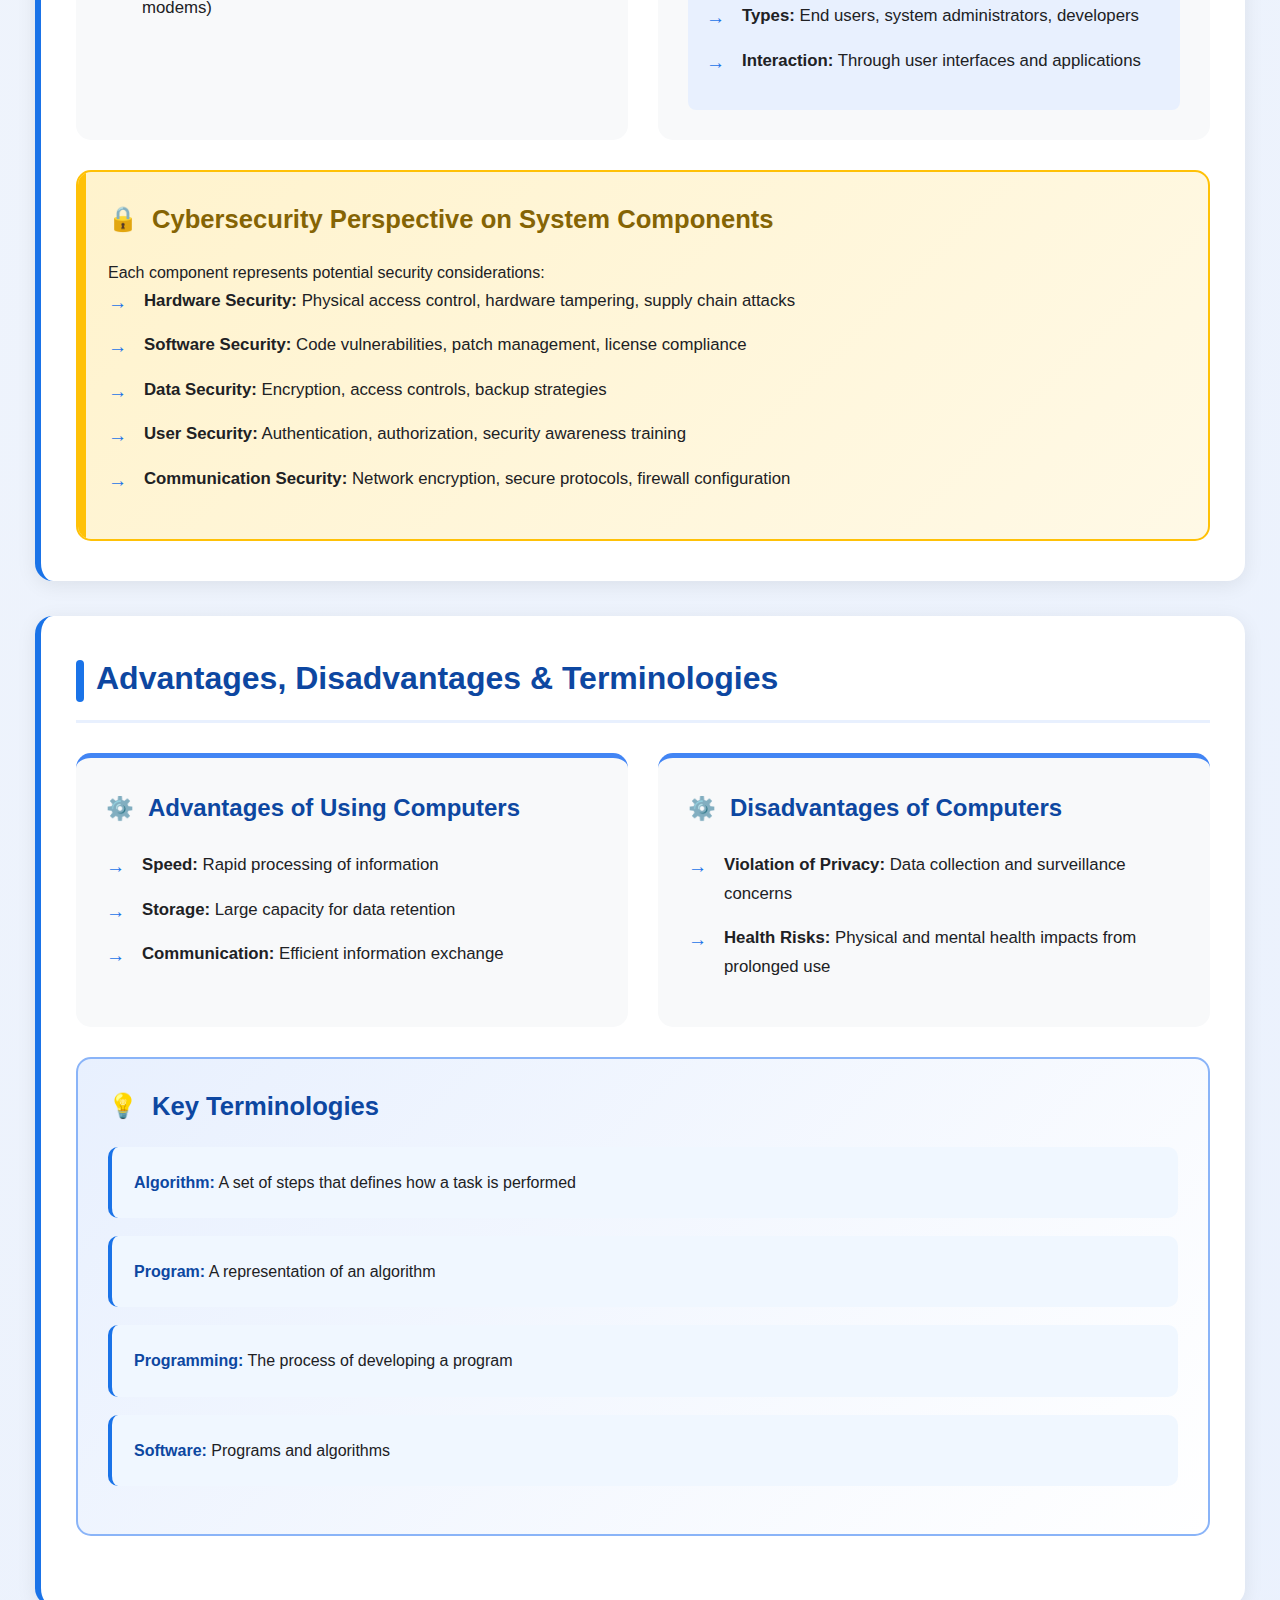
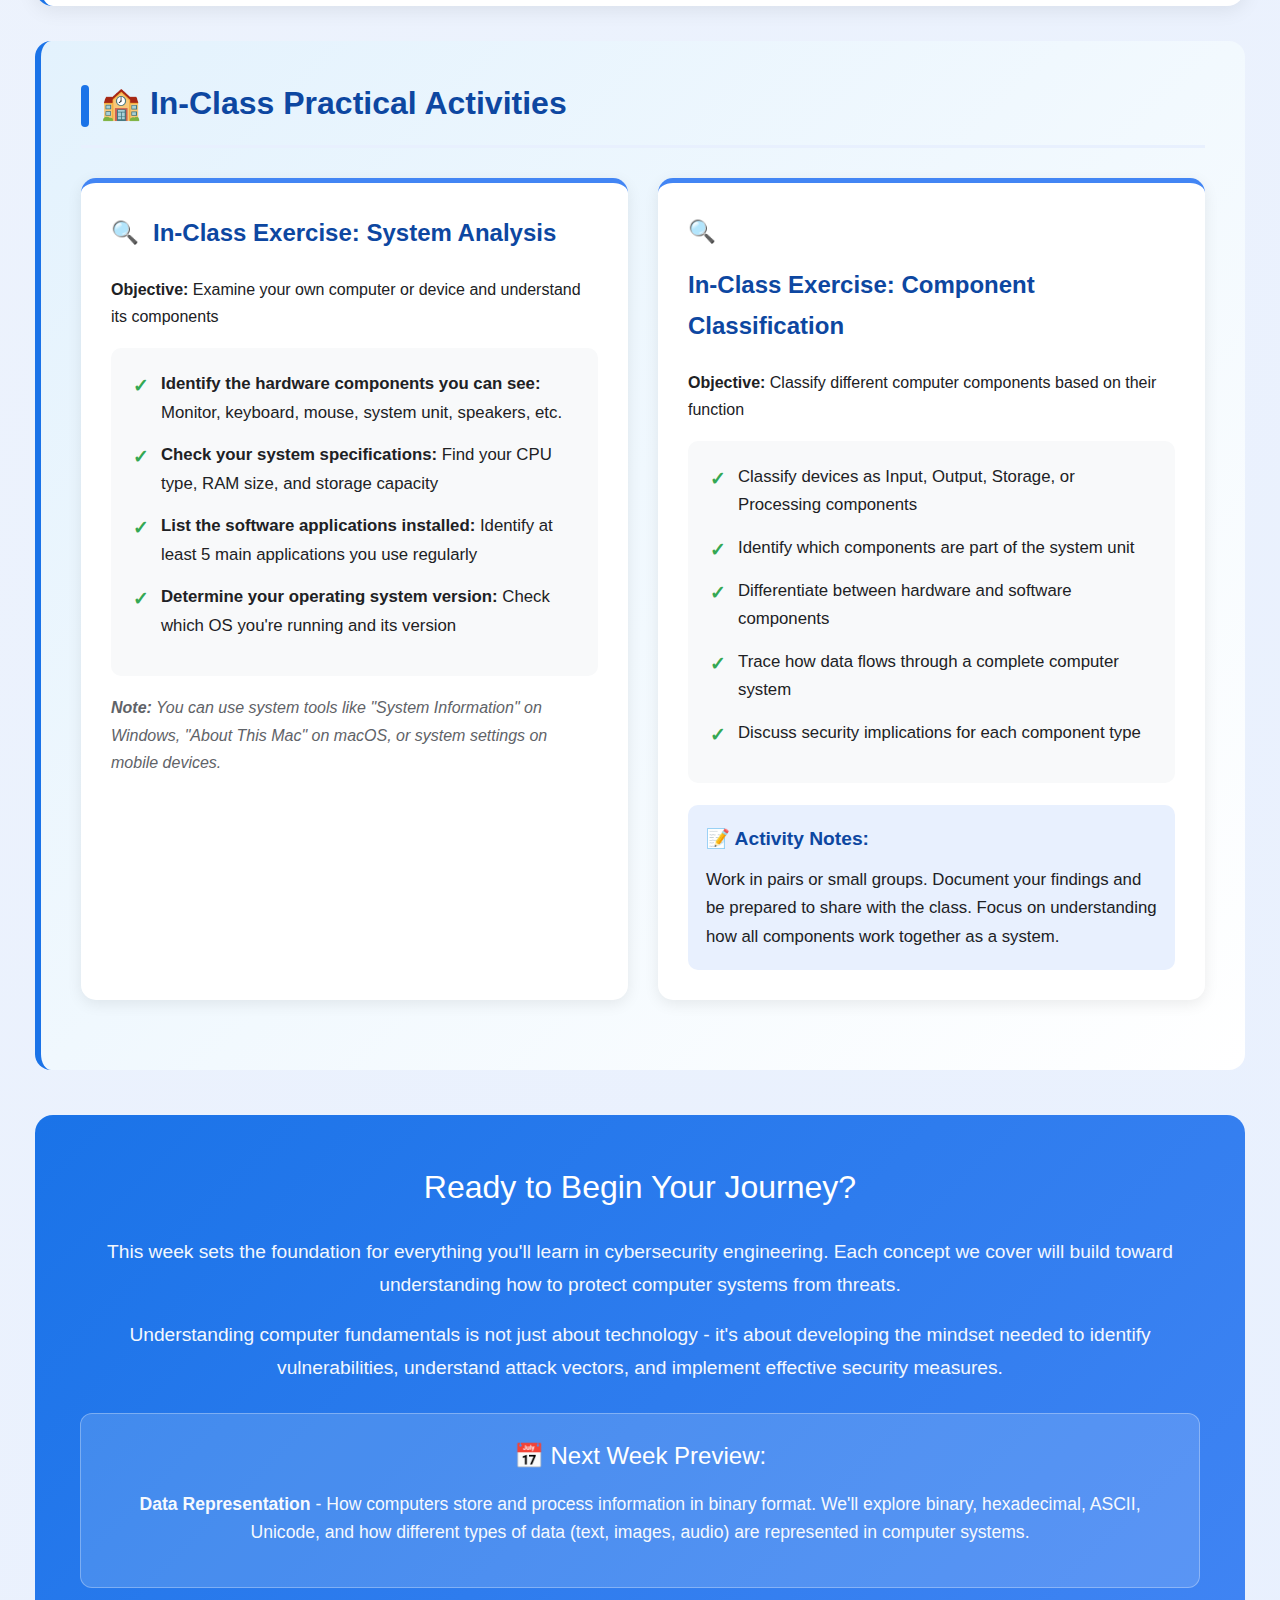
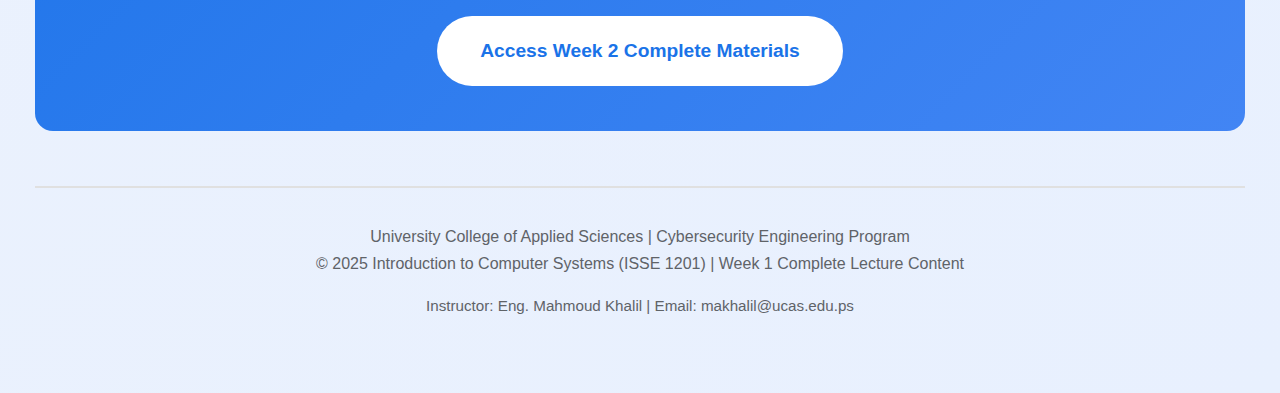
<file: Lecture1.html>
<!DOCTYPE html>
<html lang="en">
<head>
    <meta charset="UTF-8">
    <meta name="viewport" content="width=device-width, initial-scale=1.0">
    <title>Week 1: Introduction to Computer Systems | UCAS Cybersecurity</title>
    <link rel="stylesheet" href="styles.css">
</head>
<body>
    <div class="container">
        <header class="course-header">
            <h1>Introduction to Computer Systems</h1>
            <h2>Week 1: Computer Fundamentals & Cybersecurity Foundations</h2>
            <div class="session-info">Week 1 Lecture Topics | ISSE 1201</div>
        </header>

        <div class="lecture-structure">
            <h3 style="color: var(--dark-blue); font-size: 1.6rem; margin-bottom: 22px;">📚 Lecture Topics Structure</h3>
            
            <div class="topic-block">
                <div class="topic-number">1</div>
                <div class="topic-details">
                    <h4>Overview & Computer Literacy</h4>
                    <p>Understanding the role of computers in modern society and workplace. Importance of computer knowledge in today's world. How computers have become integral to daily life and professional environments.</p>
                </div>
            </div>
            
            <div class="topic-block">
                <div class="topic-number">2</div>
                <div class="topic-details">
                    <h4>What is a Computer?</h4>
                    <p>Electronic device operating under stored instructions that can accept data, process it according to rules, produce results, and store results for future work. Understanding computers as data processing devices.</p>
                </div>
            </div>
            
            <div class="topic-block">
                <div class="topic-number">3</div>
                <div class="topic-details">
                    <h4>What is a Computer System?</h4>
                    <p>Understanding the complete system: Hardware, Software, and Users working together. The interconnected nature of system components and their collaborative functions.</p>
                </div>
            </div>
            
            <div class="topic-block">
                <div class="topic-number">4</div>
                <div class="topic-details">
                    <h4>Information Processing Life Cycle</h4>
                    <p>The complete cycle of: Input → Process → Output → Storage. Understanding how data becomes information through processing. The role of instructions and communication in processing cycles.</p>
                </div>
            </div>
            
            <div class="topic-block">
                <div class="topic-number">5</div>
                <div class="topic-details">
                    <h4>Computer Tasks and Capabilities</h4>
                    <p>What computers can do: Store information, permit searches, perform calculations, control other devices, and provide entertainment. Practical applications of computing technology.</p>
                </div>
            </div>
            
            <div class="topic-block">
                <div class="topic-number">6</div>
                <div class="topic-details">
                    <h4>Hardware Components Deep Dive</h4>
                    <p>Input devices, Output devices, System unit, Storage devices, Communication devices. Detailed examination of the system unit: Motherboard, CPU, and Memory components.</p>
                </div>
            </div>
            
            <div class="topic-block">
                <div class="topic-number">7</div>
                <div class="topic-details">
                    <h4>Software and User Interaction</h4>
                    <p>Software as instructions that tell computers what to do. User interfaces and interaction methods. The role of users in computer systems.</p>
                </div>
            </div>
            
            <div class="topic-block">
                <div class="topic-number">8</div>
                <div class="topic-details">
                    <h4>Advantages and Disadvantages of Computers</h4>
                    <p>Speed, Storage, and Communication advantages. Privacy violations and Health risks as disadvantages. Balanced understanding of computer technology impacts.</p>
                </div>
            </div>
            
            <div class="topic-block">
                <div class="topic-number">9</div>
                <div class="topic-details">
                    <h4>Key Terminologies</h4>
                    <p>Algorithm, Program, Programming, and Software definitions. Foundational vocabulary for computer science studies.</p>
                </div>
            </div>
            
            <div class="topic-block">
                <div class="topic-number">10</div>
                <div class="topic-details">
                    <h4>Cybersecurity Connections</h4>
                    <p>How each fundamental concept relates to security considerations. Understanding attack vectors and protection strategies from the ground up.</p>
                </div>
            </div>
        </div>

        <main>
            <section class="content-section">
                <h2 class="section-title">Detailed Lecture Content</h2>
                
                <div class="key-concept">
                    <h4>What is a Computer? - Comprehensive Definition</h4>
                    
                    <div class="definition-box">
                        <p><strong>Computer:</strong> An electronic device operating under the control of instructions stored in its own memory that can:</p>
                        <ul>
                            <li><strong>Accept data</strong> (input)</li>
                            <li><strong>Process the data</strong> according to specified rules</li>
                            <li><strong>Produce results</strong> (output)</li>
                            <li><strong>Store the results</strong> for future work</li>
                        </ul>
                    </div>
                    
                    <p><strong>Computers as Data Processing Devices:</strong> Perform four major functions:</p>
                    <ul>
                        <li><strong>Input:</strong> Gathers data, allows entering data</li>
                        <li><strong>Process:</strong> Manipulates, calculates, or organizes data</li>
                        <li><strong>Output:</strong> Displays data and information</li>
                        <li><strong>Storage:</strong> Saves data and information</li>
                    </ul>
                    
                    <div style="margin-top: 22px; padding: 18px; background: rgba(26, 115, 232, 0.1); border-radius: 10px;">
                        <h5 style="color: var(--dark-blue); margin-bottom: 14px; font-size: 1.3rem;">Information Processing Life Cycle:</h5>
                        <ul>
                            <li><strong>Instruction:</strong> Steps that tell the computer how to perform a particular task</li>
                            <li><strong>Data Storage:</strong> Computer holds data, information, and instructions in storage for future use</li>
                            <li><strong>Communication:</strong> Most computers today can communicate with other computers, making communication an essential element of the information processing cycle</li>
                        </ul>
                    </div>
                </div>
                
                <div class="computer-system-definition">
                    <h4>What is a Computer System?</h4>
                    
                    <div class="definition-box">
                        <p><strong>Computer System:</strong> A complete, functioning system consisting of three interconnected components:</p>
                        <ul>
                            <li><strong>Hardware:</strong> Electric, electronic, and mechanical components (physical parts)</li>
                            <li><strong>Software:</strong> A series of instructions that tells the computer what to do and how to do it</li>
                            <li><strong>Users:</strong> Anyone who uses the hardware and software to perform tasks</li>
                        </ul>
                    </div>
                    
                    <p><strong>Key Characteristics of a Computer System:</strong></p>
                    <ul>
                        <li>All components work together to process information</li>
                        <li>Hardware provides the physical platform for software execution</li>
                        <li>Software provides the intelligence and instructions</li>
                        <li>Users provide purpose, input, and interpret output</li>
                        <li>Systems can range from simple (personal computer) to complex (enterprise networks)</li>
                    </ul>
                    
                    <div style="margin-top: 22px; padding: 18px; background: rgba(52, 168, 83, 0.1); border-radius: 10px;">
                        <h5 style="color: #0d652d; margin-bottom: 14px; font-size: 1.3rem;">System Unit Components:</h5>
                        <ul>
                            <li><strong>Processor (CPU):</strong> Electronic component that interprets and carries out basic instructions that operate the computer</li>
                            <li><strong>Memory:</strong> Consists of electronic components that store instructions waiting to be executed and data needed by those instructions</li>
                            <li><strong>Motherboard:</strong> Main circuit board connecting all components within the system unit</li>
                        </ul>
                    </div>
                </div>
                
                <div class="key-concept">
                    <h4>What Computers Can Do - Practical Applications</h4>
                    
                    <div style="background: #f8f9fa; padding: 22px; border-radius: 10px; margin: 18px 0;">
                        <ul>
                            <li><strong>Store Information:</strong> Databases, files, archives</li>
                            <li><strong>Permit Searches:</strong> Information retrieval, data querying</li>
                            <li><strong>Calculations:</strong> Mathematical operations, data analysis</li>
                            <li><strong>Control Other Devices:</strong> Automation systems, IoT devices</li>
                            <li><strong>Entertainment:</strong> Games, multimedia, virtual reality</li>
                        </ul>
                    </div>
                </div>
            </section>

            <section class="content-section">
                <h2 class="section-title">Computer System Components</h2>
                
                <div class="comparison-grid">
                    <div class="comparison-column">
                        <h4>Hardware Components</h4>
                        <p><strong>Electric, electronic, and mechanical components:</strong></p>
                        <ul>
                            <li><strong>Input Devices:</strong> Hardware used to enter data and instructions (keyboard, mouse, scanner)</li>
                            <li><strong>Output Devices:</strong> Hardware that conveys information to one or more people (monitor, printer, speakers)</li>
                            <li><strong>System Unit:</strong> Case containing electronic components for processing data</li>
                            <li><strong>Storage Devices:</strong> Holds data, instructions, and information for future use (HDD, SSD, USB drives)</li>
                            <li><strong>Communication Devices:</strong> Enables computer to send/receive data to/from other computers (network cards, modems)</li>
                        </ul>
                    </div>
                    
                    <div class="comparison-column">
                        <h4>Software & User Components</h4>
                        <p><strong>Software:</strong> Consists of a series of instructions that tells the computer what to do and how to do it</p>
                        <ul>
                            <li><strong>User Interface:</strong> How users interact with programs (text, graphics, icons)</li>
                            <li><strong>Application Software:</strong> Programs for specific tasks (word processors, browsers)</li>
                            <li><strong>System Software:</strong> Operating systems and utility programs</li>
                        </ul>
                        
                        <div style="margin-top: 22px; padding: 18px; background: #e8f0fe; border-radius: 8px;">
                            <h5 style="color: var(--dark-blue); margin-bottom: 10px; font-size: 1.2rem;">Users:</h5>
                            <ul>
                                <li><strong>Definition:</strong> Anyone who uses the hardware and software to do some task</li>
                                <li><strong>Types:</strong> End users, system administrators, developers</li>
                                <li><strong>Interaction:</strong> Through user interfaces and applications</li>
                            </ul>
                        </div>
                    </div>
                </div>
                
                <div class="cyber-connection">
                    <h4>Cybersecurity Perspective on System Components</h4>
                    <p>Each component represents potential security considerations:</p>
                    <ul>
                        <li><strong>Hardware Security:</strong> Physical access control, hardware tampering, supply chain attacks</li>
                        <li><strong>Software Security:</strong> Code vulnerabilities, patch management, license compliance</li>
                        <li><strong>Data Security:</strong> Encryption, access controls, backup strategies</li>
                        <li><strong>User Security:</strong> Authentication, authorization, security awareness training</li>
                        <li><strong>Communication Security:</strong> Network encryption, secure protocols, firewall configuration</li>
                    </ul>
                </div>
            </section>

            <section class="content-section">
                <h2 class="section-title">Advantages, Disadvantages & Terminologies</h2>
                
                <div class="comparison-grid">
                    <div class="comparison-column">
                        <h4>Advantages of Using Computers</h4>
                        <ul>
                            <li><strong>Speed:</strong> Rapid processing of information</li>
                            <li><strong>Storage:</strong> Large capacity for data retention</li>
                            <li><strong>Communication:</strong> Efficient information exchange</li>
                        </ul>
                    </div>
                    
                    <div class="comparison-column">
                        <h4>Disadvantages of Computers</h4>
                        <ul>
                            <li><strong>Violation of Privacy:</strong> Data collection and surveillance concerns</li>
                            <li><strong>Health Risks:</strong> Physical and mental health impacts from prolonged use</li>
                        </ul>
                    </div>
                </div>
                
                <div class="key-concept" style="margin-top: 30px;">
                    <h4>Key Terminologies</h4>
                    
                    <div class="definition-box">
                        <p><strong>Algorithm:</strong> A set of steps that defines how a task is performed</p>
                    </div>
                    
                    <div class="definition-box">
                        <p><strong>Program:</strong> A representation of an algorithm</p>
                    </div>
                    
                    <div class="definition-box">
                        <p><strong>Programming:</strong> The process of developing a program</p>
                    </div>
                    
                    <div class="definition-box">
                        <p><strong>Software:</strong> Programs and algorithms</p>
                    </div>
                </div>
            </section>

            <section class="in-class-activity">
                <h2 class="section-title">🏫 In-Class Practical Activities</h2>
                
                <div class="activity-grid">
                    <div class="activity-column">
                        <h4>In-Class Exercise: System Analysis</h4>
                        <p><strong>Objective:</strong> Examine your own computer or device and understand its components</p>
                        
                        <div class="step-list">
                            <ul>
                                <li><strong>Identify the hardware components you can see:</strong> Monitor, keyboard, mouse, system unit, speakers, etc.</li>
                                <li><strong>Check your system specifications:</strong> Find your CPU type, RAM size, and storage capacity</li>
                                <li><strong>List the software applications installed:</strong> Identify at least 5 main applications you use regularly</li>
                                <li><strong>Determine your operating system version:</strong> Check which OS you're running and its version</li>
                            </ul>
                        </div>
                        
                        <p style="margin-top: 18px; font-style: italic; color: var(--text-light); font-size: 1rem;">
                            <strong>Note:</strong> You can use system tools like "System Information" on Windows, "About This Mac" on macOS, or system settings on mobile devices.
                        </p>
                    </div>
                    
                    <div class="activity-column">
                        <h4>In-Class Exercise: Component Classification</h4>
                        <p><strong>Objective:</strong> Classify different computer components based on their function</p>
                        
                        <div class="step-list">
                            <ul>
                                <li>Classify devices as Input, Output, Storage, or Processing components</li>
                                <li>Identify which components are part of the system unit</li>
                                <li>Differentiate between hardware and software components</li>
                                <li>Trace how data flows through a complete computer system</li>
                                <li>Discuss security implications for each component type</li>
                            </ul>
                        </div>
                        
                        <div style="margin-top: 22px; padding: 18px; background: #e8f0fe; border-radius: 10px;">
                            <h5 style="color: var(--dark-blue); margin-bottom: 10px; font-size: 1.2rem;">📝 Activity Notes:</h5>
                            <p style="font-size: 1.05rem;">Work in pairs or small groups. Document your findings and be prepared to share with the class. Focus on understanding how all components work together as a system.</p>
                        </div>
                    </div>
                </div>
            </section>

            <section class="journey-section">
                <h3>Ready to Begin Your Journey?</h3>
                <p>This week sets the foundation for everything you'll learn in cybersecurity engineering. Each concept we cover will build toward understanding how to protect computer systems from threats.</p>
                <p>Understanding computer fundamentals is not just about technology - it's about developing the mindset needed to identify vulnerabilities, understand attack vectors, and implement effective security measures.</p>
                
                <div class="next-week">
                    <h4>📅 Next Week Preview:</h4>
                    <p><strong>Data Representation</strong> - How computers store and process information in binary format. We'll explore binary, hexadecimal, ASCII, Unicode, and how different types of data (text, images, audio) are represented in computer systems.</p>
                </div>
                
                <a href="./Lecture2.html" class="button">Access Week 2 Complete Materials</a>
            </section>
        </main>

        <footer class="footer">
            <p>University College of Applied Sciences | Cybersecurity Engineering Program</p>
            <p>© 2025 Introduction to Computer Systems (ISSE 1201) | Week 1 Complete Lecture Content</p>
            <p style="margin-top: 15px; font-size: 0.95rem;">
                Instructor: Eng. Mahmoud Khalil | Email: makhalil@ucas.edu.ps
            </p>
        </footer>
    </div>
</body>
</html>
</file>
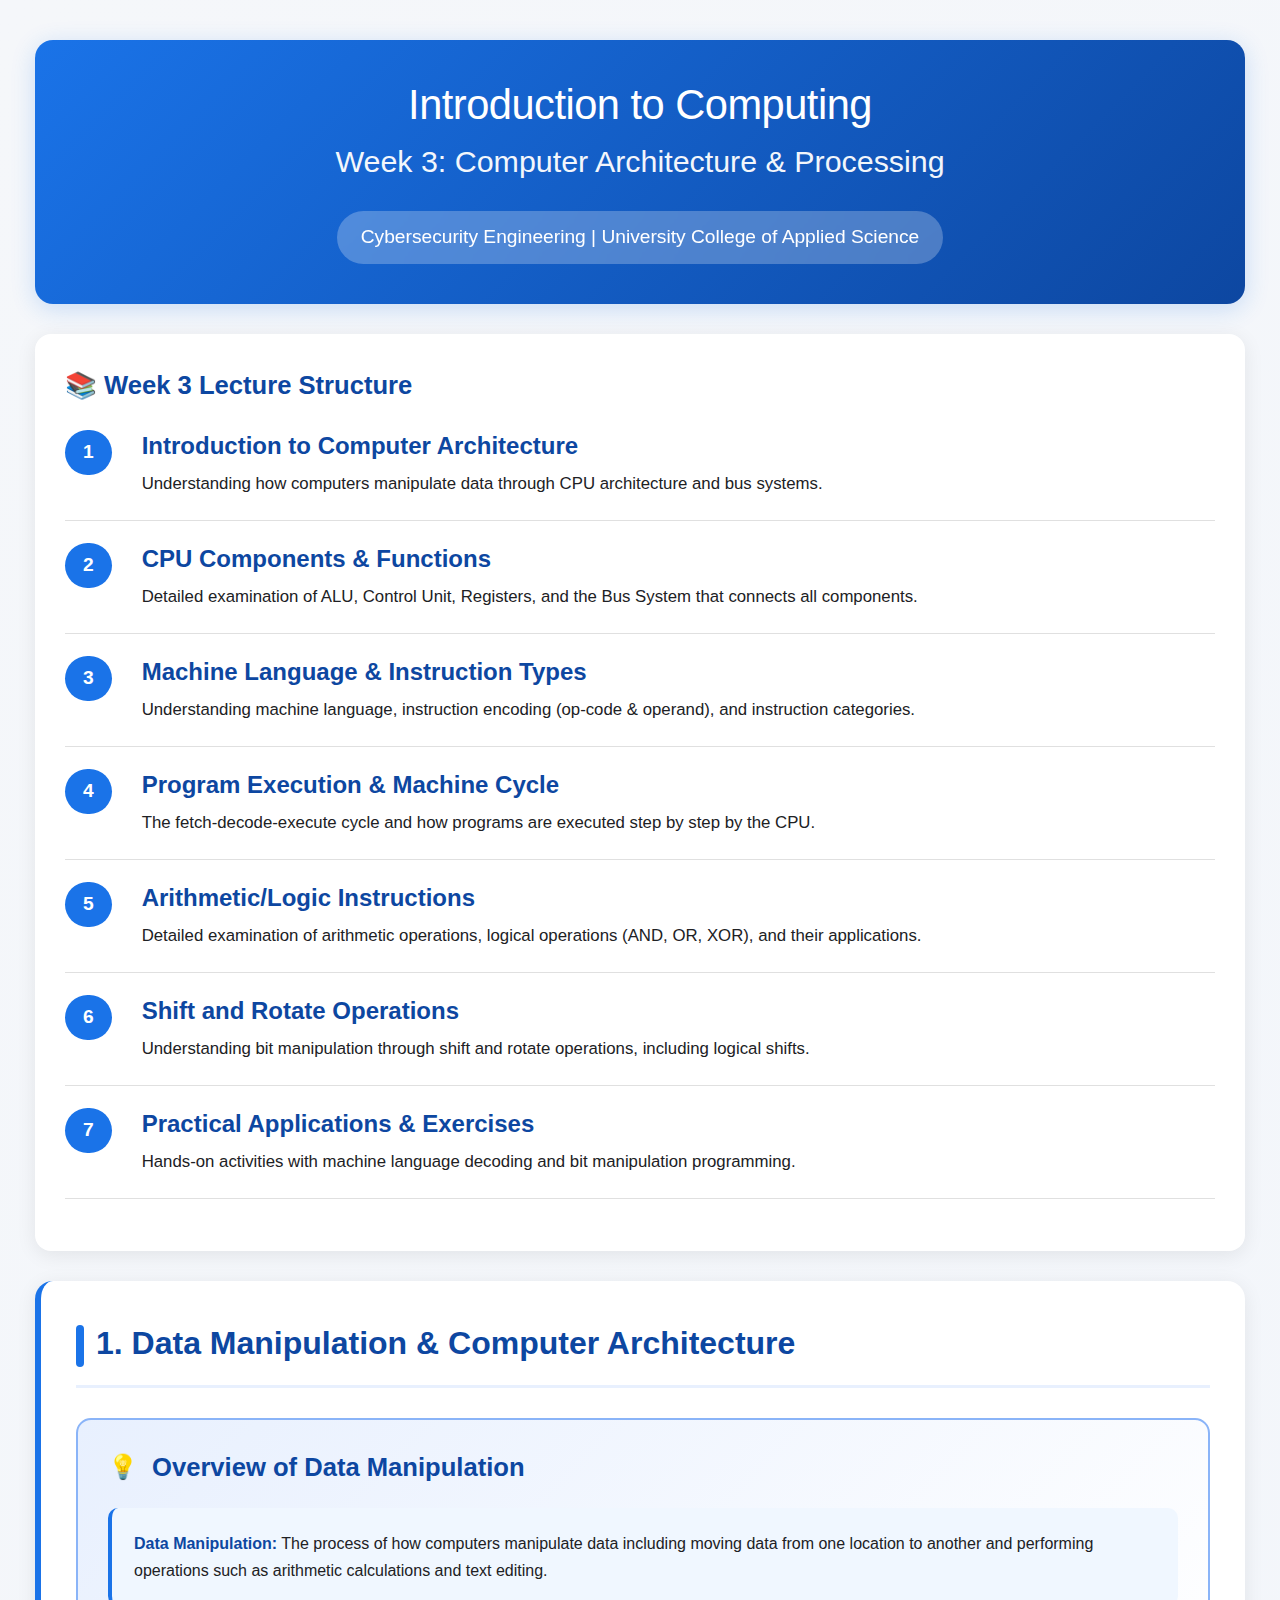
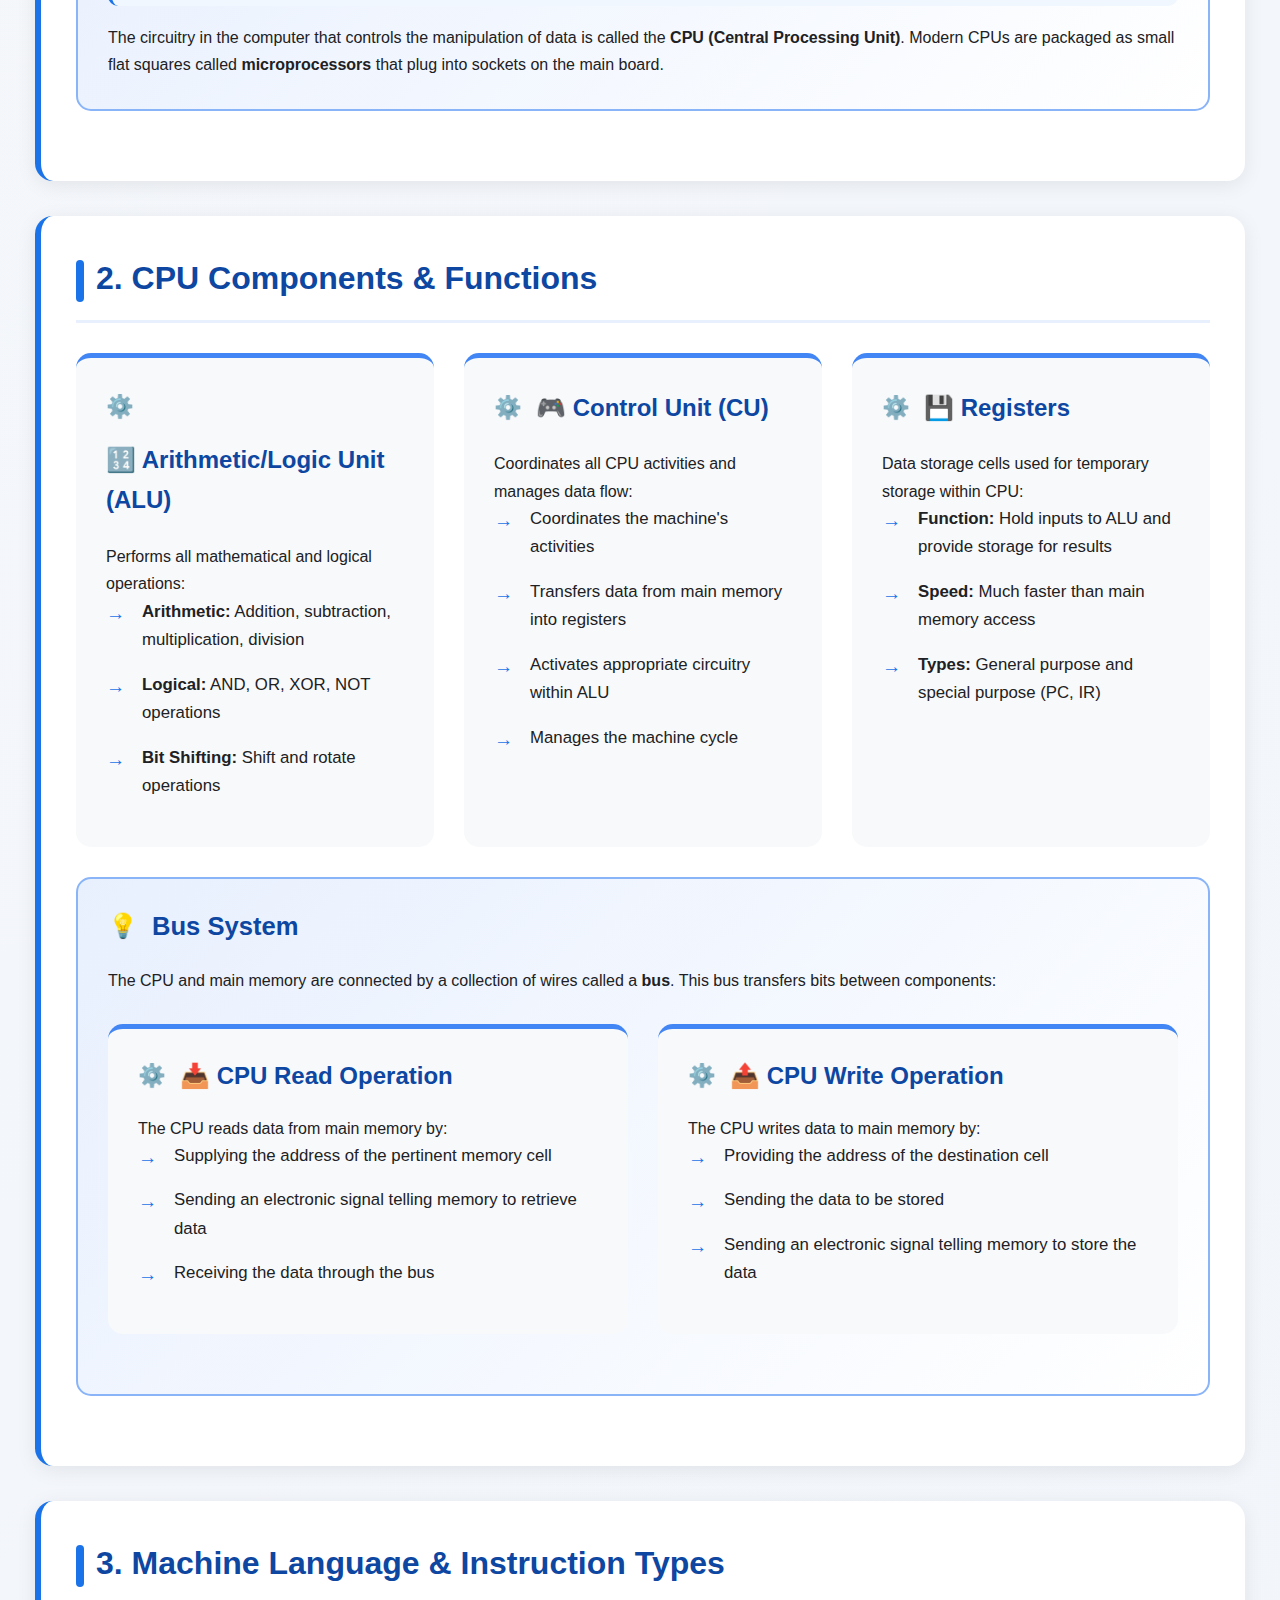
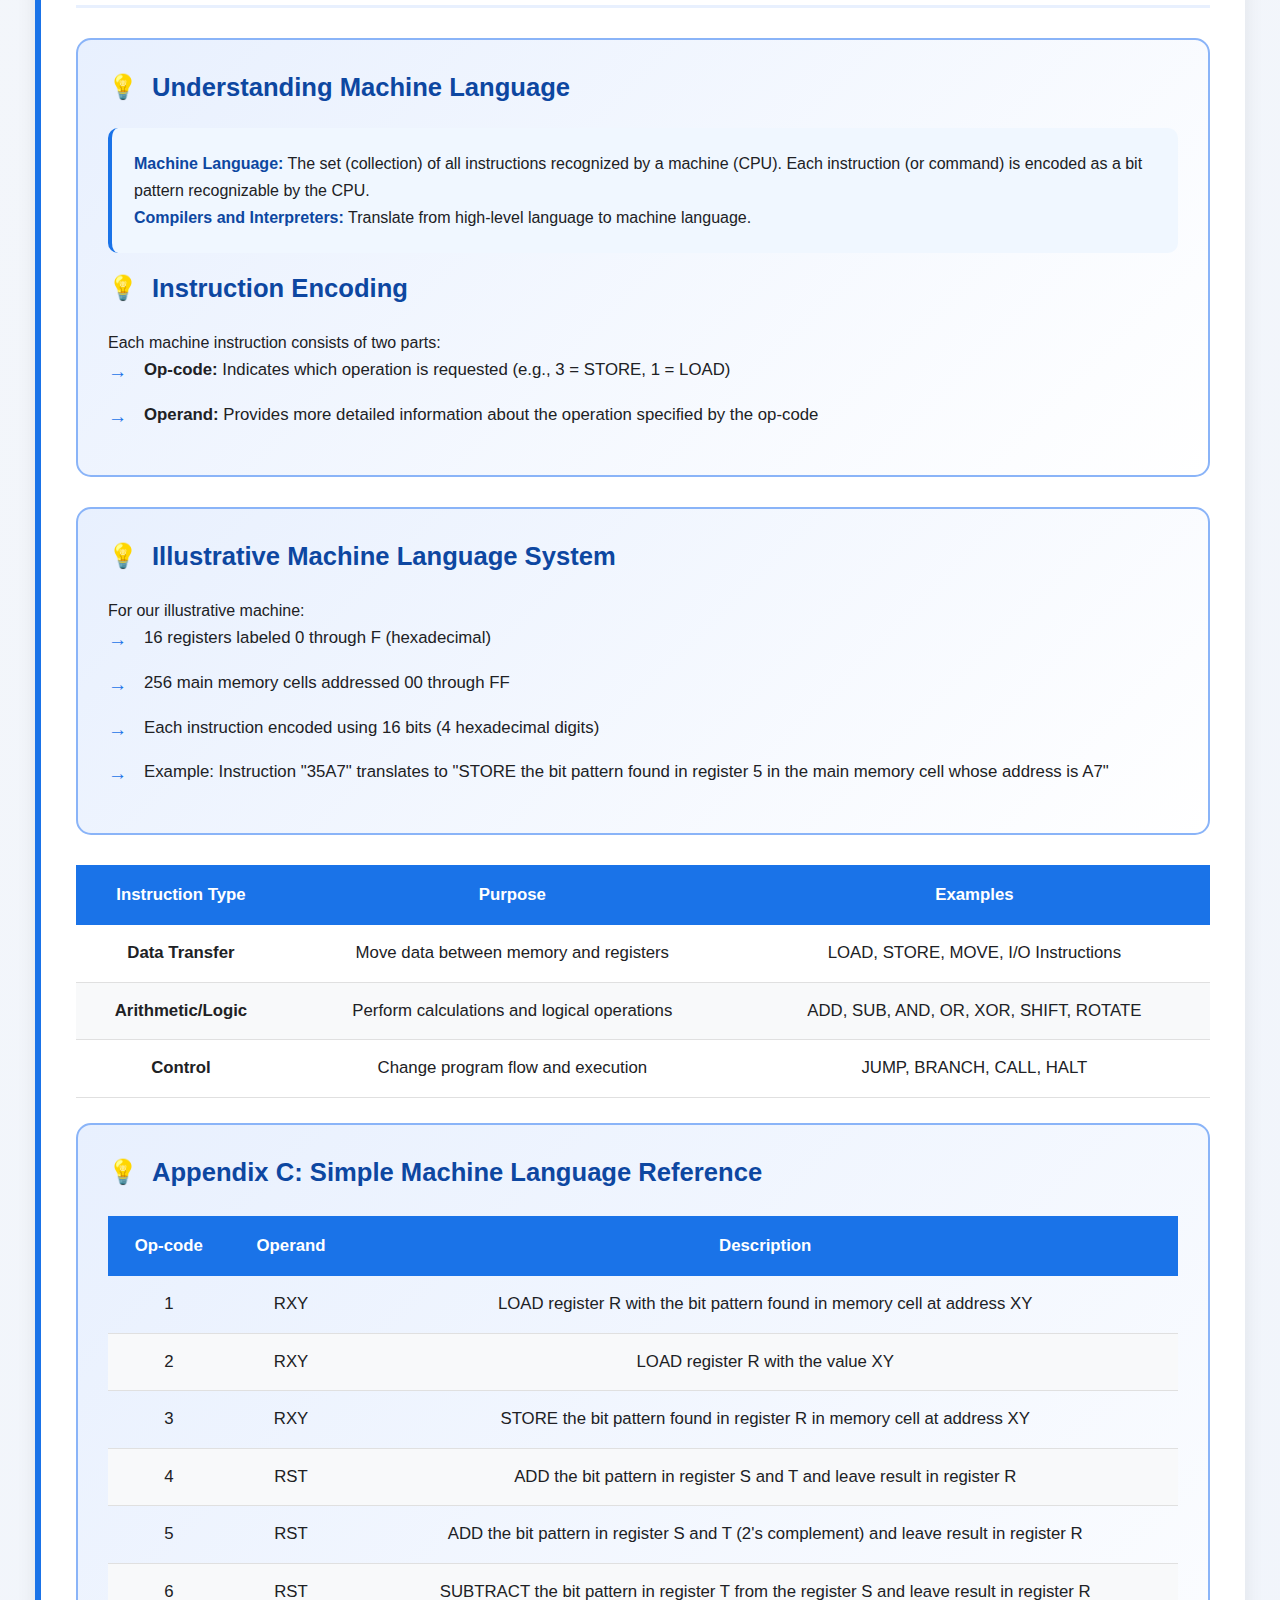
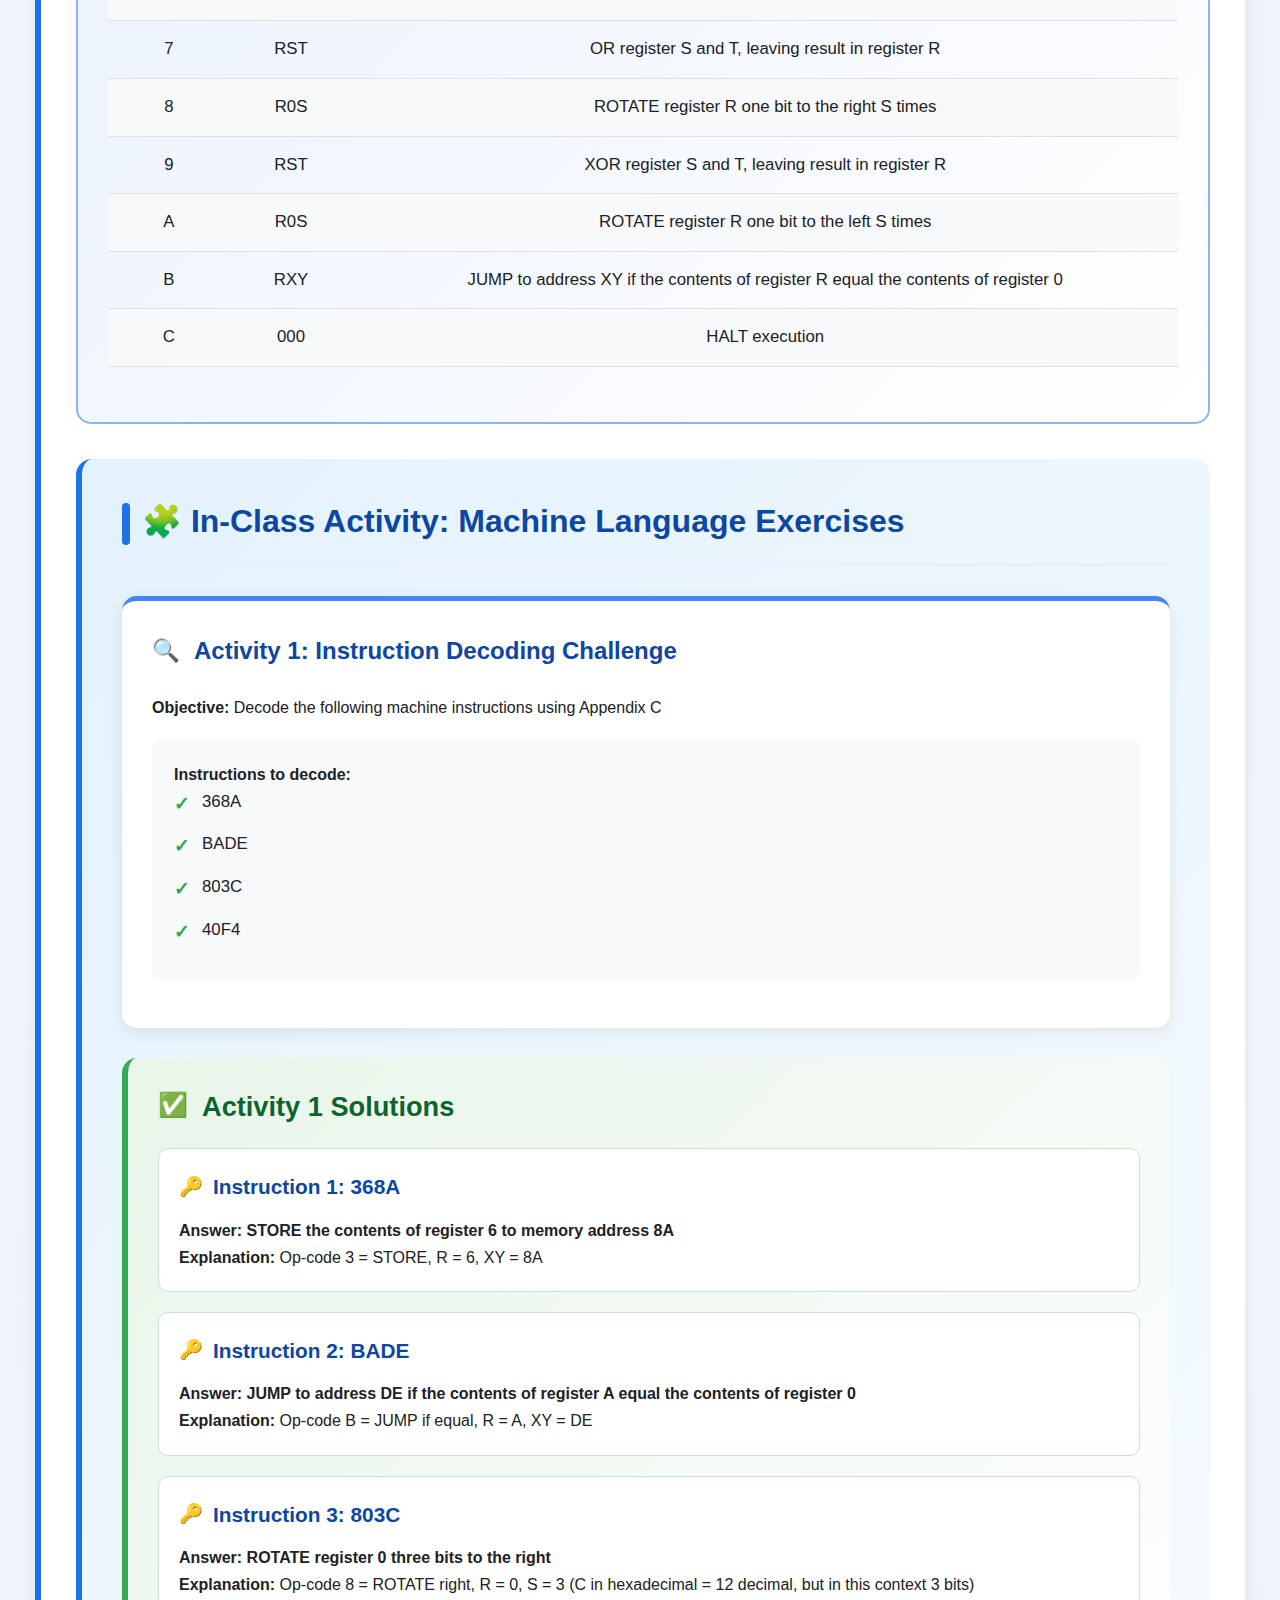
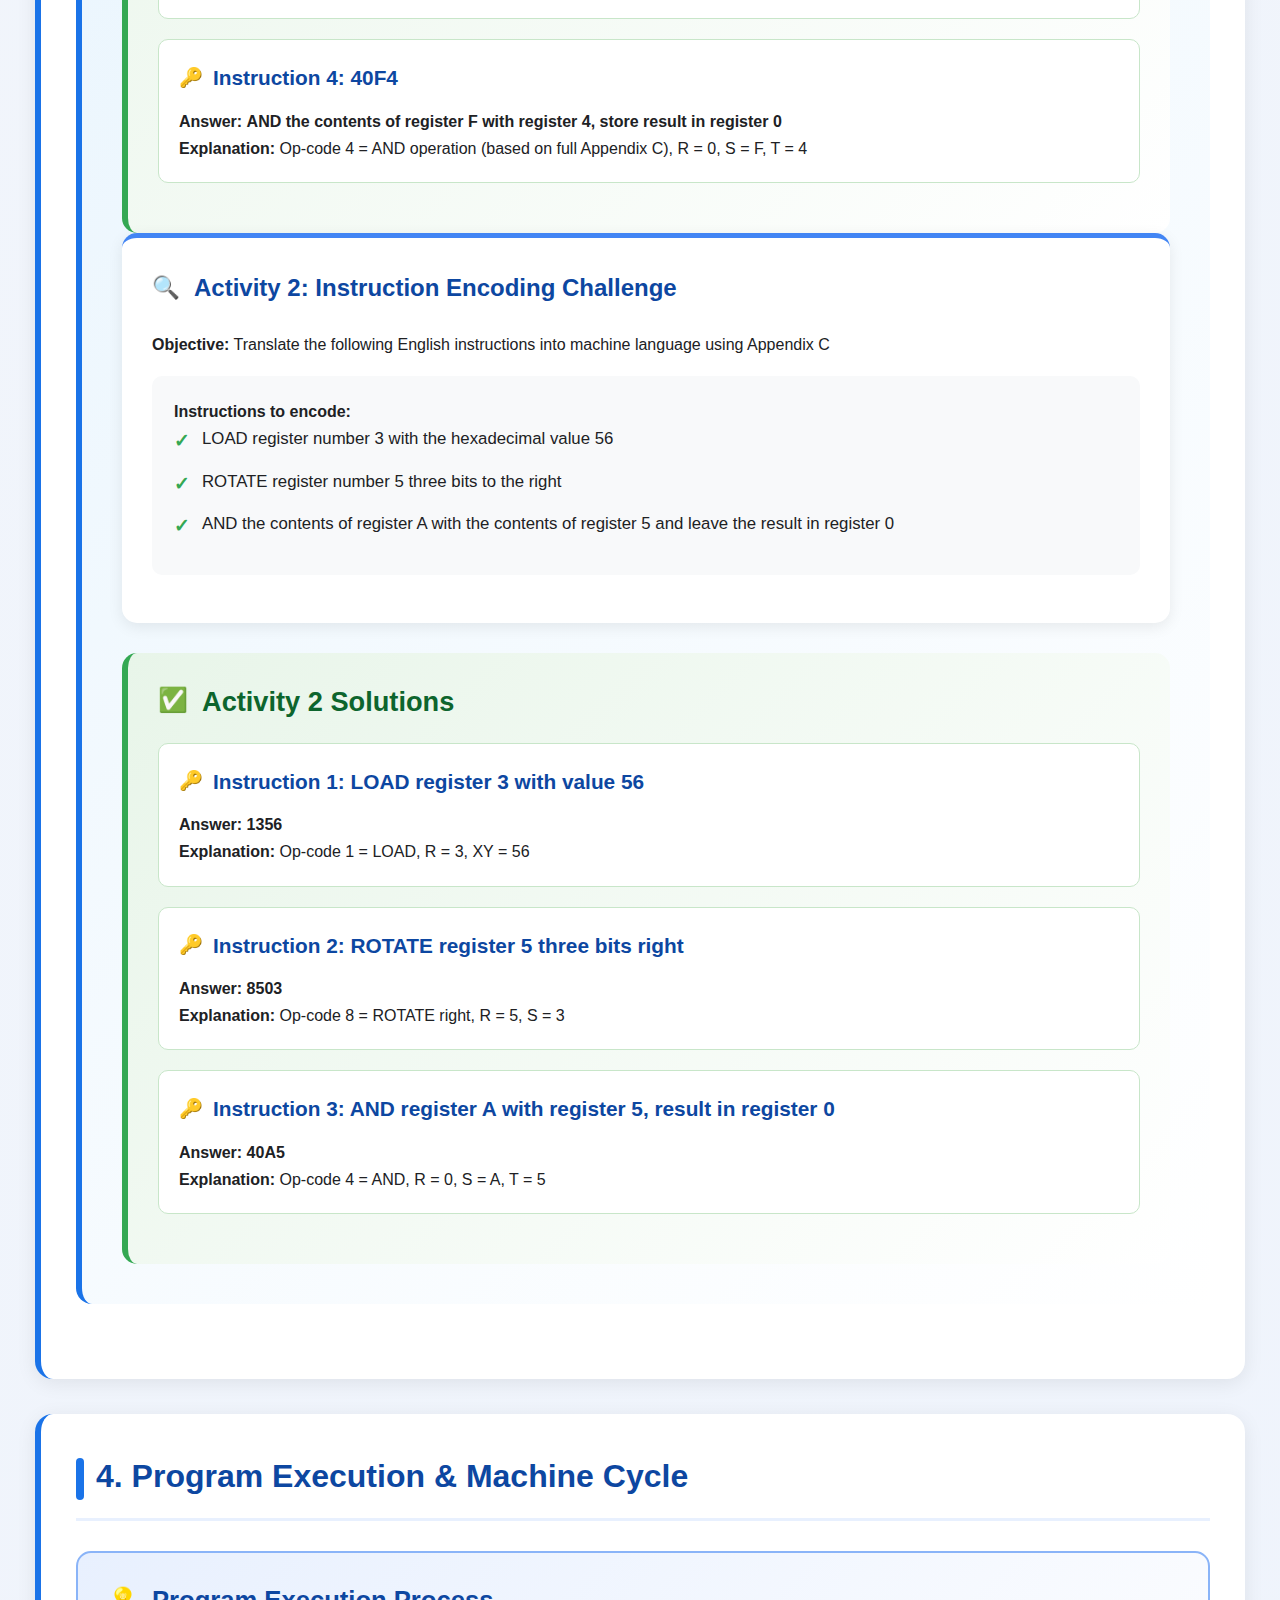
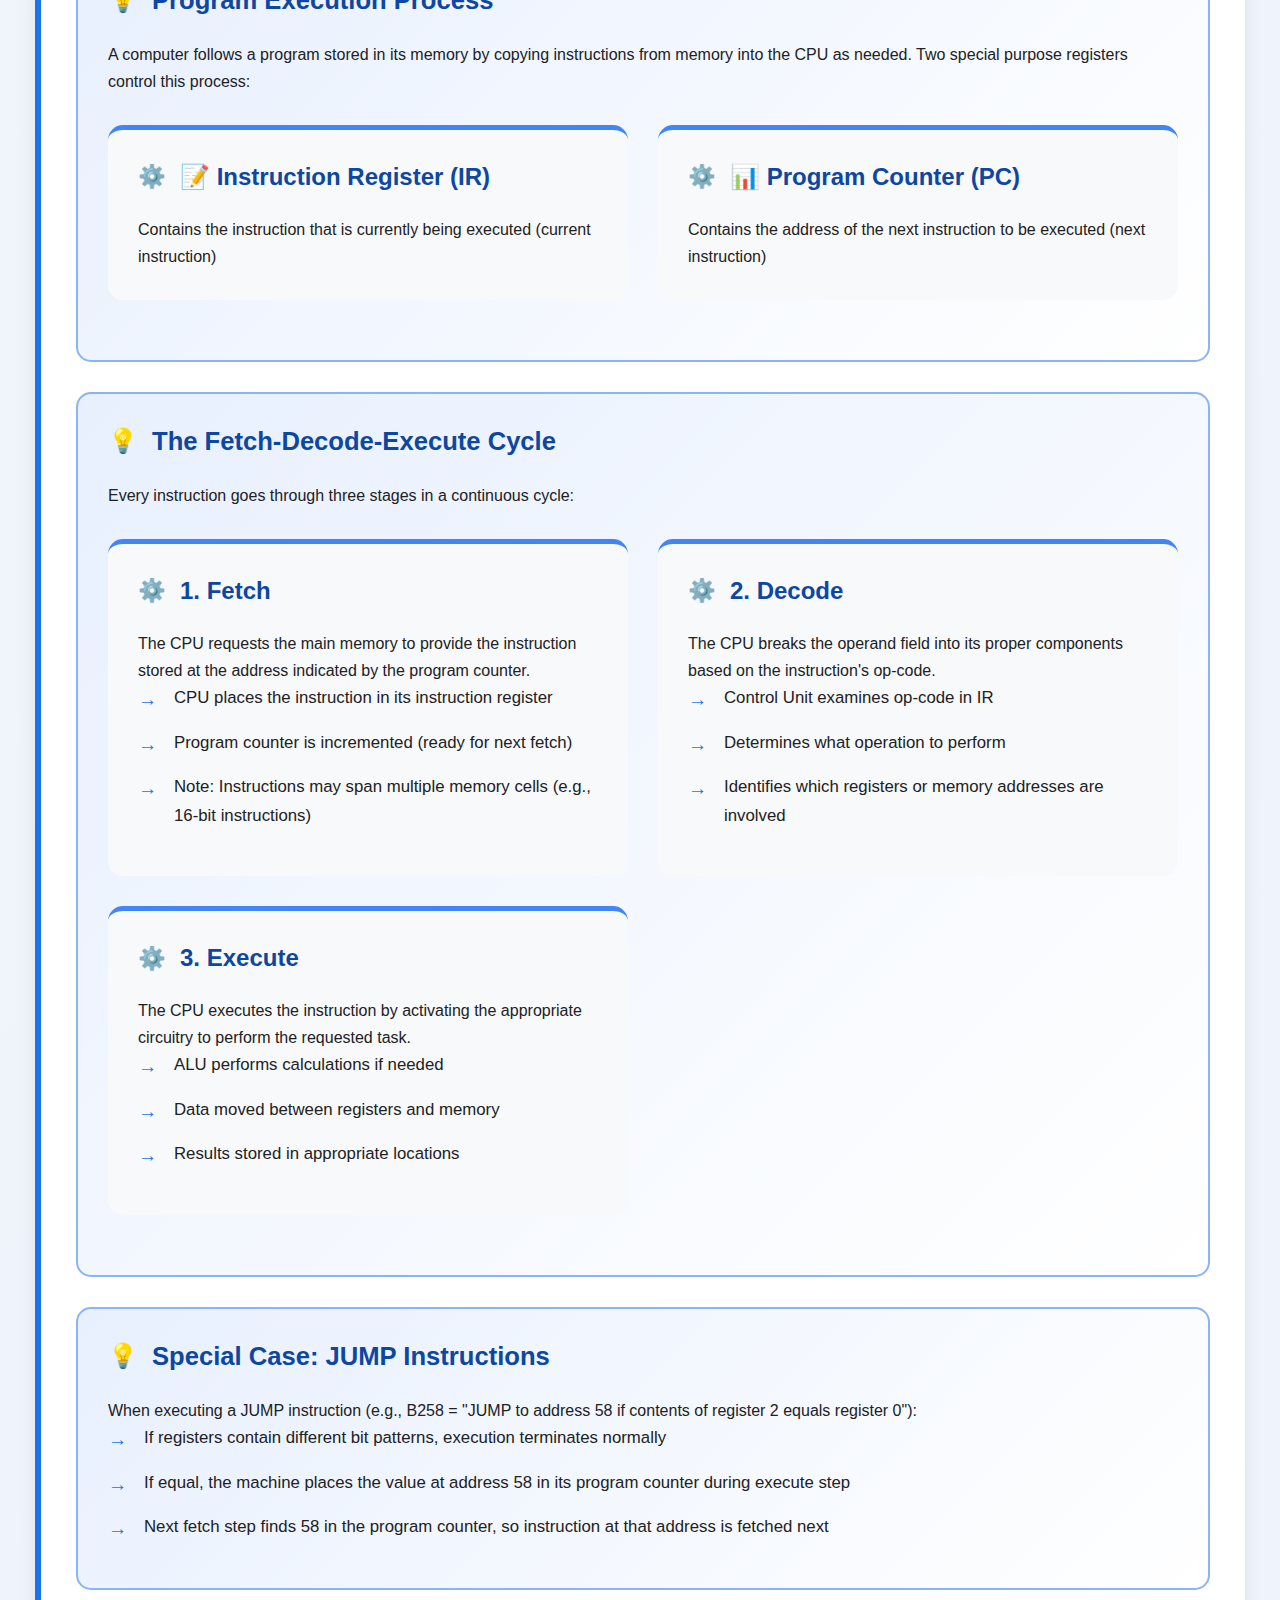
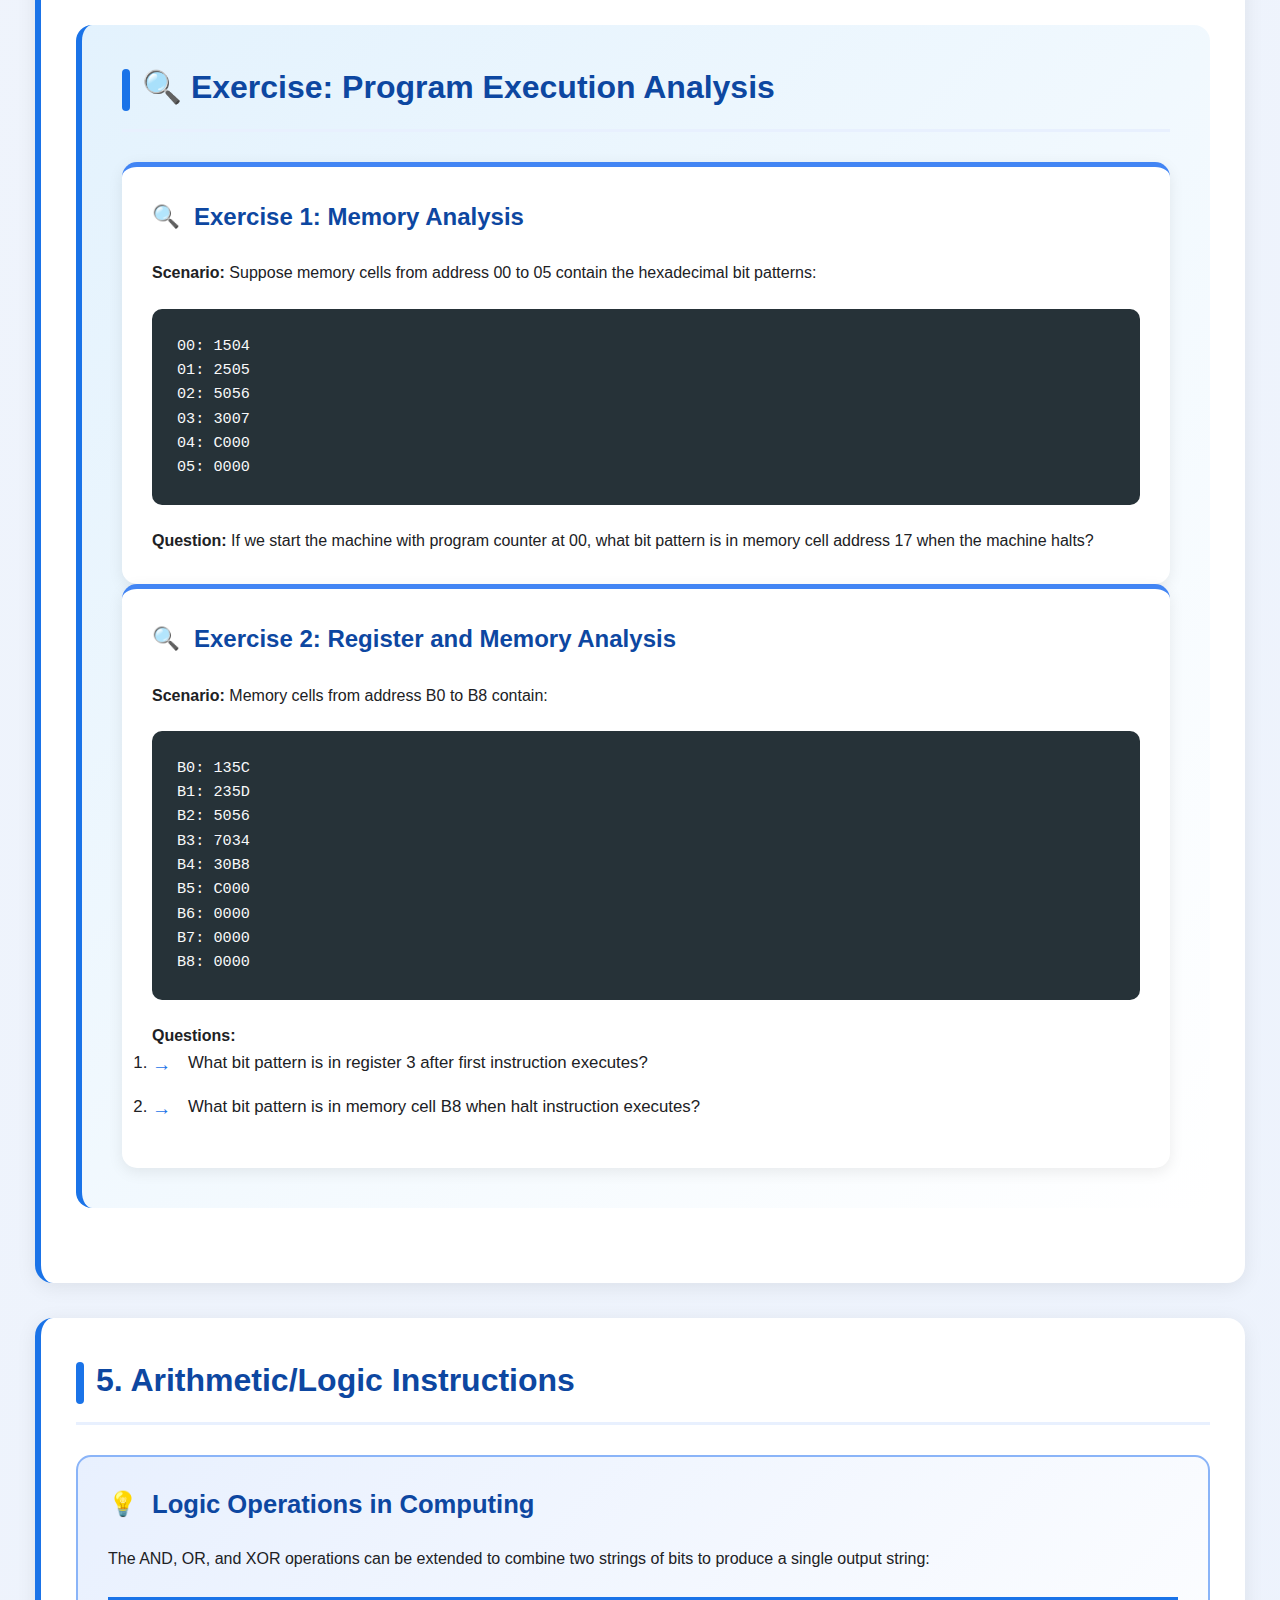
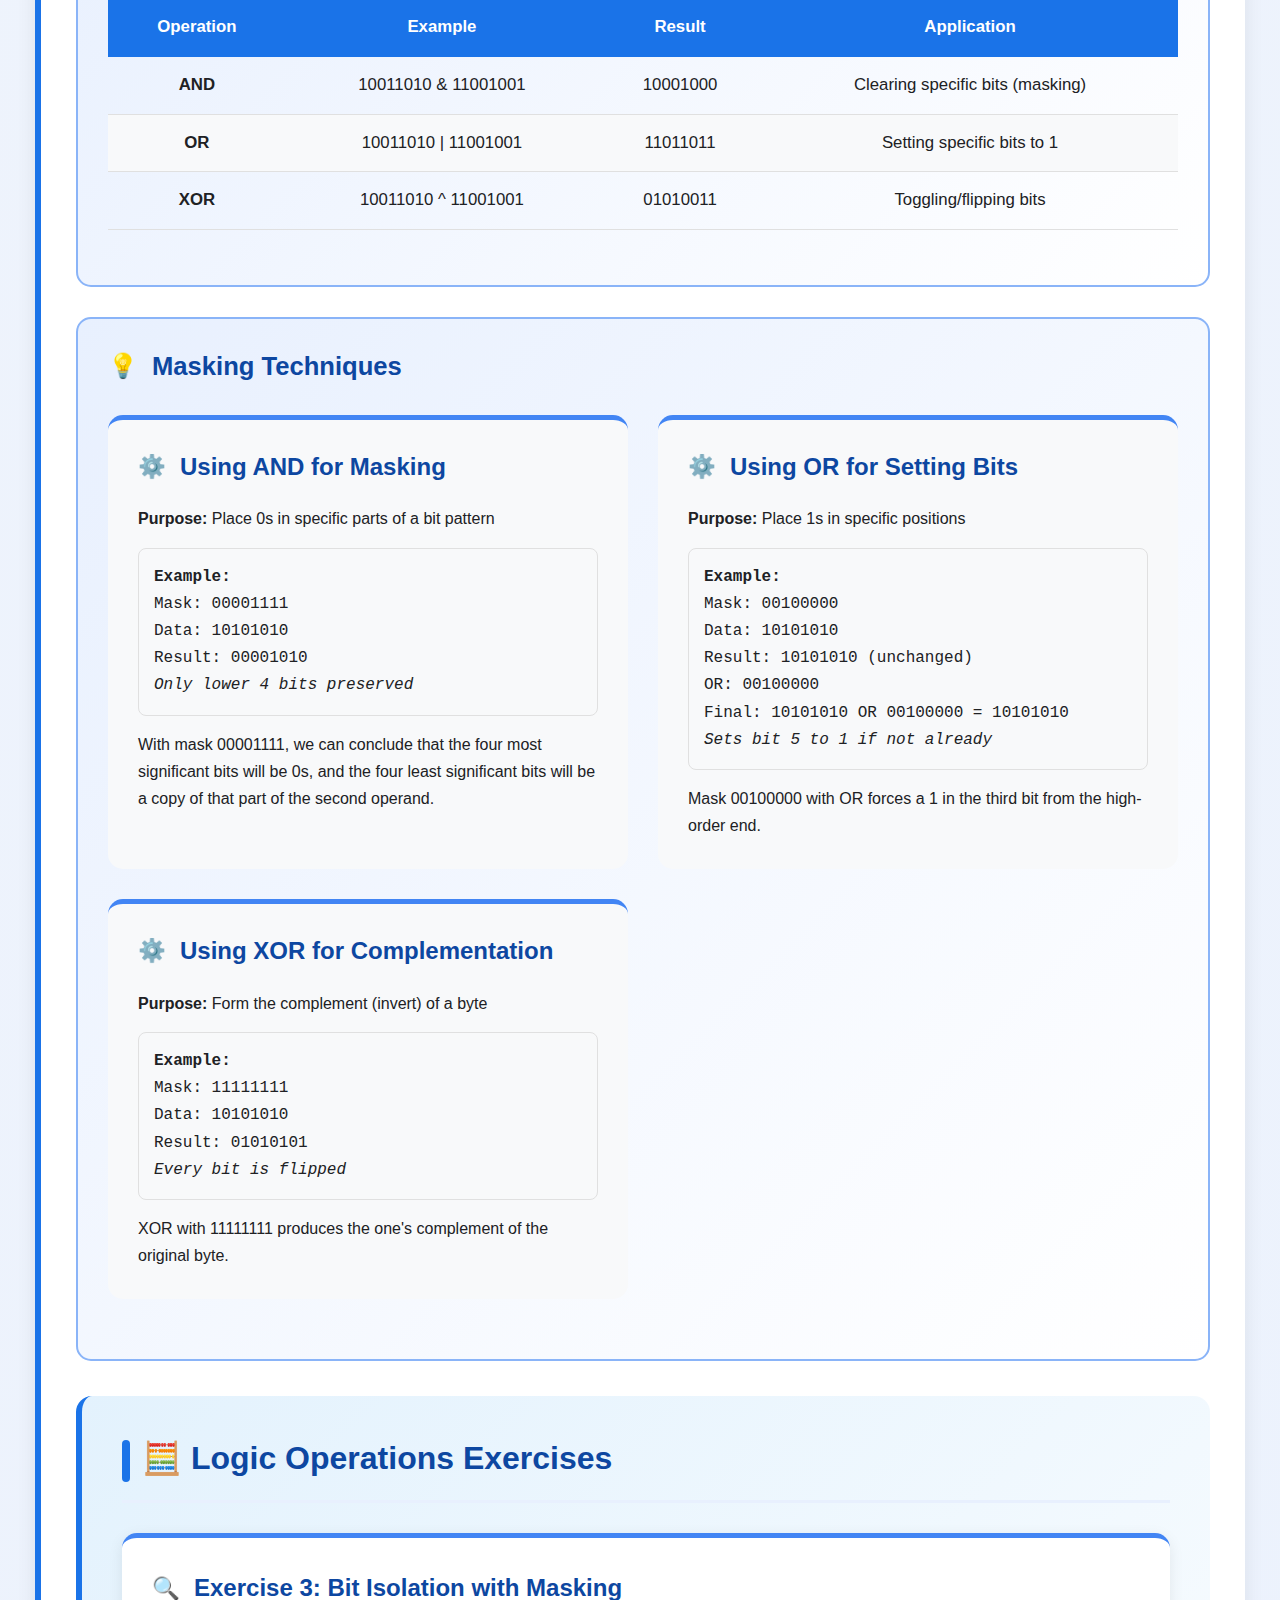
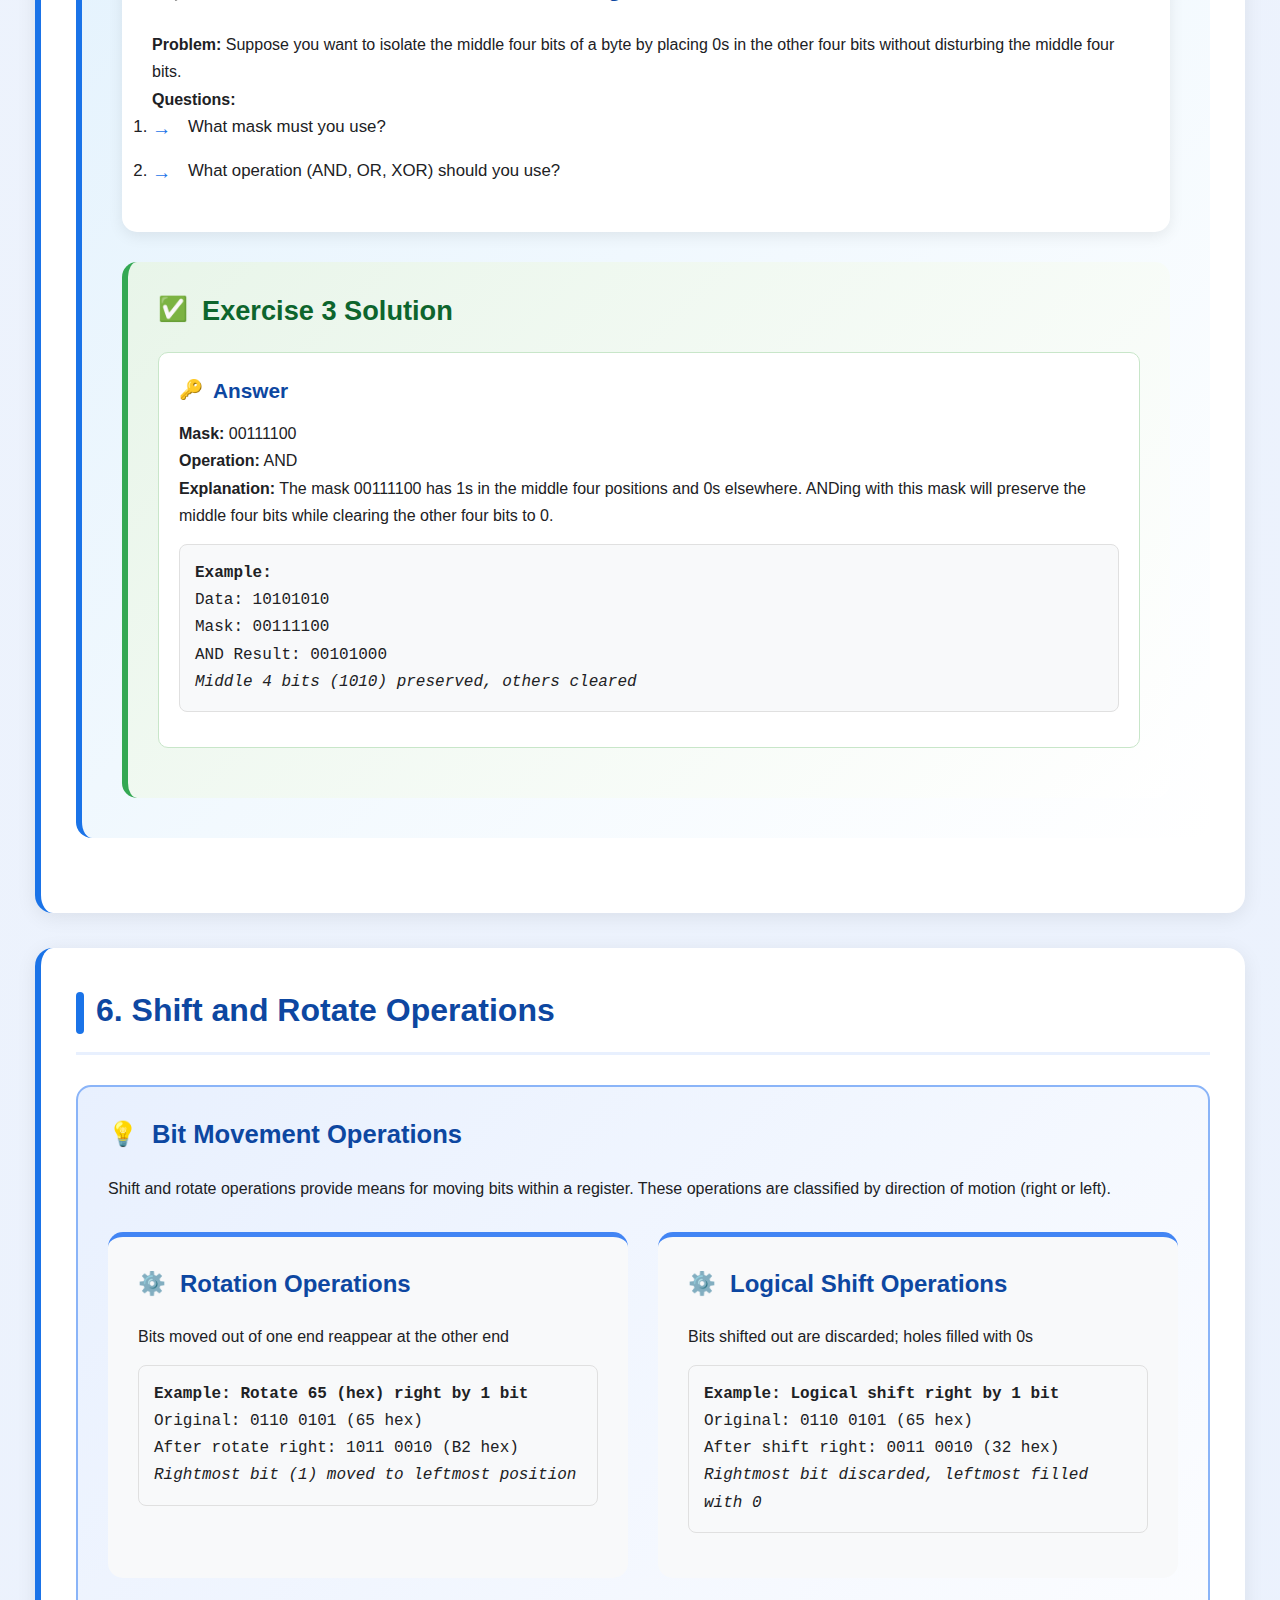
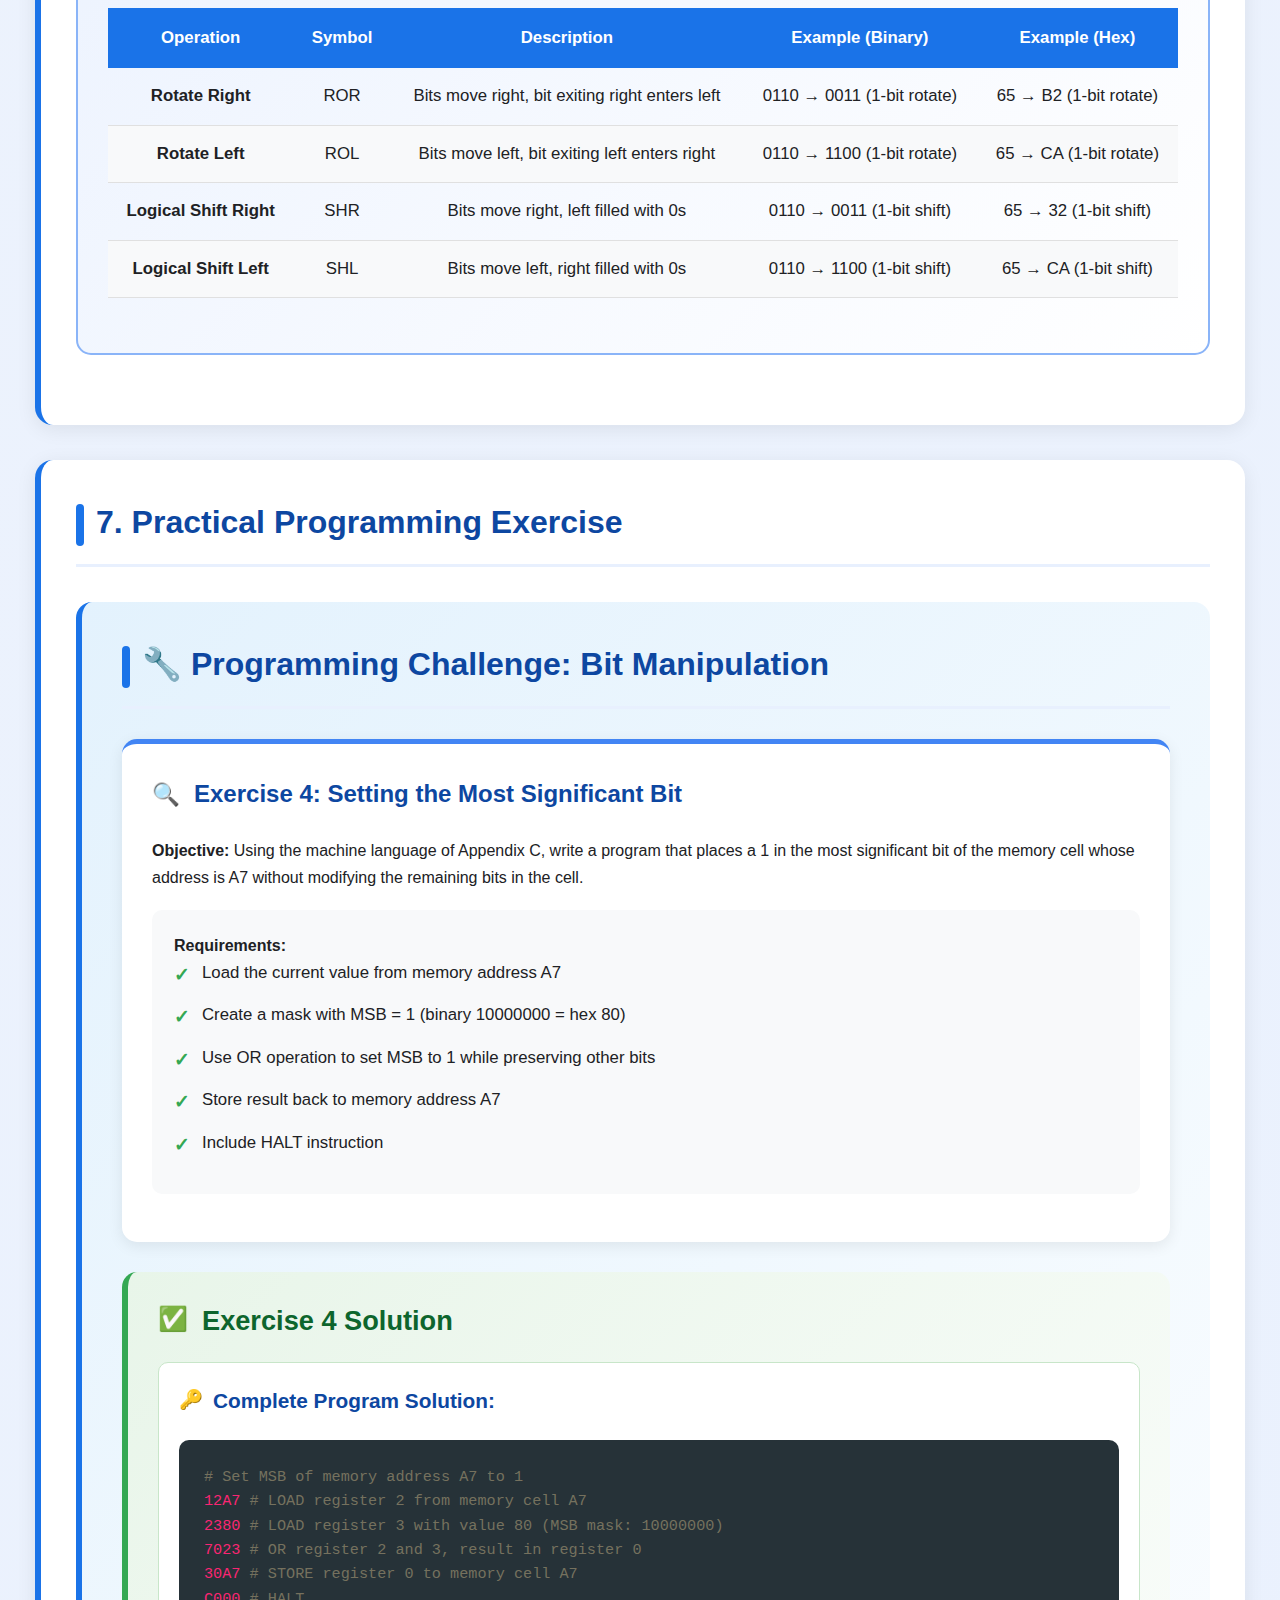
<file: Lecture3.html>
<!DOCTYPE html>
<html lang="en">
<head>
    <meta charset="UTF-8">
    <meta name="viewport" content="width=device-width, initial-scale=1.0">
    <title>Week 3: Computer Architecture & Processing | UCAS Cybersecurity</title>
    <link rel="stylesheet" href="styles.css">
</head>
<body>
    <div class="container">
        <header class="course-header">
            <h1>Introduction to Computing</h1>
            <h2>Week 3: Computer Architecture & Processing</h2>
            <div class="session-info">Cybersecurity Engineering | University College of Applied Science</div>
        </header>

        <div class="lecture-structure">
            <h3 style="color: var(--dark-blue); font-size: 1.6rem; margin-bottom: 22px;">📚 Week 3 Lecture Structure</h3>
            
            <div class="topic-block">
                <div class="topic-number">1</div>
                <div class="topic-details">
                    <h4>Introduction to Computer Architecture</h4>
                    <p>Understanding how computers manipulate data through CPU architecture and bus systems.</p>
                </div>
            </div>
            
            <div class="topic-block">
                <div class="topic-number">2</div>
                <div class="topic-details">
                    <h4>CPU Components & Functions</h4>
                    <p>Detailed examination of ALU, Control Unit, Registers, and the Bus System that connects all components.</p>
                </div>
            </div>
            
            <div class="topic-block">
                <div class="topic-number">3</div>
                <div class="topic-details">
                    <h4>Machine Language & Instruction Types</h4>
                    <p>Understanding machine language, instruction encoding (op-code & operand), and instruction categories.</p>
                </div>
            </div>
            
            <div class="topic-block">
                <div class="topic-number">4</div>
                <div class="topic-details">
                    <h4>Program Execution & Machine Cycle</h4>
                    <p>The fetch-decode-execute cycle and how programs are executed step by step by the CPU.</p>
                </div>
            </div>
            
            <div class="topic-block">
                <div class="topic-number">5</div>
                <div class="topic-details">
                    <h4>Arithmetic/Logic Instructions</h4>
                    <p>Detailed examination of arithmetic operations, logical operations (AND, OR, XOR), and their applications.</p>
                </div>
            </div>
            
            <div class="topic-block">
                <div class="topic-number">6</div>
                <div class="topic-details">
                    <h4>Shift and Rotate Operations</h4>
                    <p>Understanding bit manipulation through shift and rotate operations, including logical shifts.</p>
                </div>
            </div>
            
            <div class="topic-block">
                <div class="topic-number">7</div>
                <div class="topic-details">
                    <h4>Practical Applications & Exercises</h4>
                    <p>Hands-on activities with machine language decoding and bit manipulation programming.</p>
                </div>
            </div>
        </div>

        <main>
            <section class="content-section">
                <h2 class="section-title">1. Data Manipulation & Computer Architecture</h2>
                
                <div class="key-concept">
                    <h4>Overview of Data Manipulation</h4>
                    
                    <div class="definition-box">
                        <p><strong>Data Manipulation:</strong> The process of how computers manipulate data including moving data from one location to another and performing operations such as arithmetic calculations and text editing.</p>
                    </div>
                    
                    <p>The circuitry in the computer that controls the manipulation of data is called the <strong>CPU (Central Processing Unit)</strong>. Modern CPUs are packaged as small flat squares called <strong>microprocessors</strong> that plug into sockets on the main board.</p>
                </div>
            </section>

            <section class="content-section">
                <h2 class="section-title">2. CPU Components & Functions</h2>
                
                <div class="comparison-grid">
                    <div class="comparison-column">
                        <h4>🔢 Arithmetic/Logic Unit (ALU)</h4>
                        <p>Performs all mathematical and logical operations:</p>
                        <ul>
                            <li><strong>Arithmetic:</strong> Addition, subtraction, multiplication, division</li>
                            <li><strong>Logical:</strong> AND, OR, XOR, NOT operations</li>
                            <li><strong>Bit Shifting:</strong> Shift and rotate operations</li>
                        </ul>
                    </div>
                    
                    <div class="comparison-column">
                        <h4>🎮 Control Unit (CU)</h4>
                        <p>Coordinates all CPU activities and manages data flow:</p>
                        <ul>
                            <li>Coordinates the machine's activities</li>
                            <li>Transfers data from main memory into registers</li>
                            <li>Activates appropriate circuitry within ALU</li>
                            <li>Manages the machine cycle</li>
                        </ul>
                    </div>
                    
                    <div class="comparison-column">
                        <h4>💾 Registers</h4>
                        <p>Data storage cells used for temporary storage within CPU:</p>
                        <ul>
                            <li><strong>Function:</strong> Hold inputs to ALU and provide storage for results</li>
                            <li><strong>Speed:</strong> Much faster than main memory access</li>
                            <li><strong>Types:</strong> General purpose and special purpose (PC, IR)</li>
                        </ul>
                    </div>
                </div>
                
                <div class="key-concept">
                    <h4>Bus System</h4>
                    
                    <p>The CPU and main memory are connected by a collection of wires called a <strong>bus</strong>. This bus transfers bits between components:</p>
                    
                    <div class="comparison-grid">
                        <div class="comparison-column">
                            <h4>📥 CPU Read Operation</h4>
                            <p>The CPU reads data from main memory by:</p>
                            <ul>
                                <li>Supplying the address of the pertinent memory cell</li>
                                <li>Sending an electronic signal telling memory to retrieve data</li>
                                <li>Receiving the data through the bus</li>
                            </ul>
                        </div>
                        
                        <div class="comparison-column">
                            <h4>📤 CPU Write Operation</h4>
                            <p>The CPU writes data to main memory by:</p>
                            <ul>
                                <li>Providing the address of the destination cell</li>
                                <li>Sending the data to be stored</li>
                                <li>Sending an electronic signal telling memory to store the data</li>
                            </ul>
                        </div>
                    </div>
                </div>
            </section>

            <section class="content-section">
                <h2 class="section-title">3. Machine Language & Instruction Types</h2>
                
                <div class="key-concept">
                    <h4>Understanding Machine Language</h4>
                    
                    <div class="definition-box">
                        <p><strong>Machine Language:</strong> The set (collection) of all instructions recognized by a machine (CPU). Each instruction (or command) is encoded as a bit pattern recognizable by the CPU.</p>
                        <p><strong>Compilers and Interpreters:</strong> Translate from high-level language to machine language.</p>
                    </div>
                    
                    <h4>Instruction Encoding</h4>
                    <p>Each machine instruction consists of two parts:</p>
                    <ul>
                        <li><strong>Op-code:</strong> Indicates which operation is requested (e.g., 3 = STORE, 1 = LOAD)</li>
                        <li><strong>Operand:</strong> Provides more detailed information about the operation specified by the op-code</li>
                    </ul>
                </div>
                
                <div class="key-concept">
                    <h4>Illustrative Machine Language System</h4>
                    <p>For our illustrative machine:</p>
                    <ul>
                        <li>16 registers labeled 0 through F (hexadecimal)</li>
                        <li>256 main memory cells addressed 00 through FF</li>
                        <li>Each instruction encoded using 16 bits (4 hexadecimal digits)</li>
                        <li>Example: Instruction "35A7" translates to "STORE the bit pattern found in register 5 in the main memory cell whose address is A7"</li>
                    </ul>
                </div>
                
                <table>
                    <thead>
                        <tr>
                            <th>Instruction Type</th>
                            <th>Purpose</th>
                            <th>Examples</th>
                        </tr>
                    </thead>
                    <tbody>
                        <tr>
                            <td><strong>Data Transfer</strong></td>
                            <td>Move data between memory and registers</td>
                            <td>LOAD, STORE, MOVE, I/O Instructions</td>
                        </tr>
                        <tr>
                            <td><strong>Arithmetic/Logic</strong></td>
                            <td>Perform calculations and logical operations</td>
                            <td>ADD, SUB, AND, OR, XOR, SHIFT, ROTATE</td>
                        </tr>
                        <tr>
                            <td><strong>Control</strong></td>
                            <td>Change program flow and execution</td>
                            <td>JUMP, BRANCH, CALL, HALT</td>
                        </tr>
                    </tbody>
                </table>
                
                <div class="key-concept">
                    <h4>Appendix C: Simple Machine Language Reference</h4>
                    
                    <table>
                        <thead>
                            <tr>
                                <th>Op-code</th>
                                <th>Operand</th>
                                <th>Description</th>
                            </tr>
                        </thead>
                        <tbody>
                            <tr>
                                <td>1</td>
                                <td>RXY</td>
                                <td>LOAD register R with the bit pattern found in memory cell at address XY</td>
                            </tr>
							<tr>
                                <td>2</td>
                                <td>RXY</td>
                                <td>LOAD register R with the value XY</td>
                            </tr>
                            <tr>
                                <td>3</td>
                                <td>RXY</td>
                                <td>STORE the bit pattern found in register R in memory cell at address XY</td>
                            </tr>
							<tr>
                                <td>4</td>
                                <td>RST</td>
                                <td>ADD the bit pattern in register S and T and leave result in register R</td>
                            </tr>
                            <tr>
                                <td>5</td>
                                <td>RST</td>
                                <td>ADD the bit pattern in register S and T (2's complement) and leave result in register R</td>
                            </tr>
							<tr>
                                <td>6</td>
                                <td>RST</td>
                                <td>SUBTRACT the bit pattern in register T from the register S and leave result in register R</td>
                            </tr>
                            <tr>
                                <td>7</td>
                                <td>RST</td>
                                <td>OR register S and T, leaving result in register R</td>
                            </tr>
                            <tr>
                                <td>8</td>
                                <td>R0S</td>
                                <td>ROTATE register R one bit to the right S times</td>
                            </tr>
							<tr>
                                <td>9</td>
                                <td>RST</td>
                                <td>XOR register S and T, leaving result in register R</td>
                            </tr>
                            <tr>
                                <td>A</td>
                                <td>R0S</td>
                                <td>ROTATE register R one bit to the left S times</td>
                            </tr>
                            <tr>
                                <td>B</td>
                                <td>RXY</td>
                                <td>JUMP to address XY if the contents of register R equal the contents of register 0</td>
                            </tr>
                            <tr>
                                <td>C</td>
                                <td>000</td>
                                <td>HALT execution</td>
                            </tr>
                        </tbody>
                    </table>
                </div>
                
                <div class="in-class-activity">
                    <h2 class="section-title">🧩 In-Class Activity: Machine Language Exercises</h2>
                    
                    <div class="activity-column">
                        <h4>Activity 1: Instruction Decoding Challenge</h4>
                        <p><strong>Objective:</strong> Decode the following machine instructions using Appendix C</p>
                        
                        <div class="step-list">
                            <p><strong>Instructions to decode:</strong></p>
                            <ul>
                                <li>368A</li>
                                <li>BADE</li>
                                <li>803C</li>
                                <li>40F4</li>
                            </ul>
                        </div>
                    </div>
                    
                    <div class="activity-solutions">
                        <h4>Activity 1 Solutions</h4>
                        
                        <div class="solution-step">
                            <h5>Instruction 1: 368A</h5>
                            <p><strong>Answer:</strong> <strong>STORE the contents of register 6 to memory address 8A</strong></p>
                            <p><strong>Explanation:</strong> Op-code 3 = STORE, R = 6, XY = 8A</p>
                        </div>
                        
                        <div class="solution-step">
                            <h5>Instruction 2: BADE</h5>
                            <p><strong>Answer:</strong> <strong>JUMP to address DE if the contents of register A equal the contents of register 0</strong></p>
                            <p><strong>Explanation:</strong> Op-code B = JUMP if equal, R = A, XY = DE</p>
                        </div>
                        
                        <div class="solution-step">
                            <h5>Instruction 3: 803C</h5>
                            <p><strong>Answer:</strong> <strong>ROTATE register 0 three bits to the right</strong></p>
                            <p><strong>Explanation:</strong> Op-code 8 = ROTATE right, R = 0, S = 3 (C in hexadecimal = 12 decimal, but in this context 3 bits)</p>
                        </div>
                        
                        <div class="solution-step">
                            <h5>Instruction 4: 40F4</h5>
                            <p><strong>Answer:</strong> <strong>AND the contents of register F with register 4, store result in register 0</strong></p>
                            <p><strong>Explanation:</strong> Op-code 4 = AND operation (based on full Appendix C), R = 0, S = F, T = 4</p>
                        </div>
                    </div>
                    
                    <div class="activity-column">
                        <h4>Activity 2: Instruction Encoding Challenge</h4>
                        <p><strong>Objective:</strong> Translate the following English instructions into machine language using Appendix C</p>
                        
                        <div class="step-list">
                            <p><strong>Instructions to encode:</strong></p>
                            <ul>
                                <li>LOAD register number 3 with the hexadecimal value 56</li>
                                <li>ROTATE register number 5 three bits to the right</li>
                                <li>AND the contents of register A with the contents of register 5 and leave the result in register 0</li>
                            </ul>
                        </div>
                    </div>
                    
                    <div class="activity-solutions">
                        <h4>Activity 2 Solutions</h4>
                        
                        <div class="solution-step">
                            <h5>Instruction 1: LOAD register 3 with value 56</h5>
                            <p><strong>Answer:</strong> <strong>1356</strong></p>
                            <p><strong>Explanation:</strong> Op-code 1 = LOAD, R = 3, XY = 56</p>
                        </div>
                        
                        <div class="solution-step">
                            <h5>Instruction 2: ROTATE register 5 three bits right</h5>
                            <p><strong>Answer:</strong> <strong>8503</strong></p>
                            <p><strong>Explanation:</strong> Op-code 8 = ROTATE right, R = 5, S = 3</p>
                        </div>
                        
                        <div class="solution-step">
                            <h5>Instruction 3: AND register A with register 5, result in register 0</h5>
                            <p><strong>Answer:</strong> <strong>40A5</strong></p>
                            <p><strong>Explanation:</strong> Op-code 4 = AND, R = 0, S = A, T = 5</p>
                        </div>
                    </div>
                </div>
            </section>

            <section class="content-section">
                <h2 class="section-title">4. Program Execution & Machine Cycle</h2>
                
                <div class="key-concept">
                    <h4>Program Execution Process</h4>
                    
                    <p>A computer follows a program stored in its memory by copying instructions from memory into the CPU as needed. Two special purpose registers control this process:</p>
                    
                    <div class="comparison-grid">
                        <div class="comparison-column">
                            <h4>📝 Instruction Register (IR)</h4>
                            <p>Contains the instruction that is currently being executed (current instruction)</p>
                        </div>
                        
                        <div class="comparison-column">
                            <h4>📊 Program Counter (PC)</h4>
                            <p>Contains the address of the next instruction to be executed (next instruction)</p>
                        </div>
                    </div>
                </div>
                
                <div class="key-concept">
                    <h4>The Fetch-Decode-Execute Cycle</h4>
                    
                    <p>Every instruction goes through three stages in a continuous cycle:</p>
                    
                    <div class="comparison-grid">
                        <div class="comparison-column">
                            <h4>1. Fetch</h4>
                            <p>The CPU requests the main memory to provide the instruction stored at the address indicated by the program counter.</p>
                            <ul>
                                <li>CPU places the instruction in its instruction register</li>
                                <li>Program counter is incremented (ready for next fetch)</li>
                                <li>Note: Instructions may span multiple memory cells (e.g., 16-bit instructions)</li>
                            </ul>
                        </div>
                        
                        <div class="comparison-column">
                            <h4>2. Decode</h4>
                            <p>The CPU breaks the operand field into its proper components based on the instruction's op-code.</p>
                            <ul>
                                <li>Control Unit examines op-code in IR</li>
                                <li>Determines what operation to perform</li>
                                <li>Identifies which registers or memory addresses are involved</li>
                            </ul>
                        </div>
                        
                        <div class="comparison-column">
                            <h4>3. Execute</h4>
                            <p>The CPU executes the instruction by activating the appropriate circuitry to perform the requested task.</p>
                            <ul>
                                <li>ALU performs calculations if needed</li>
                                <li>Data moved between registers and memory</li>
                                <li>Results stored in appropriate locations</li>
                            </ul>
                        </div>
                    </div>
                </div>
                
                <div class="key-concept">
                    <h4>Special Case: JUMP Instructions</h4>
                    
                    <p>When executing a JUMP instruction (e.g., B258 = "JUMP to address 58 if contents of register 2 equals register 0"):</p>
                    <ul>
                        <li>If registers contain different bit patterns, execution terminates normally</li>
                        <li>If equal, the machine places the value at address 58 in its program counter during execute step</li>
                        <li>Next fetch step finds 58 in the program counter, so instruction at that address is fetched next</li>
                    </ul>
                </div>
                
                <div class="in-class-activity">
                    <h2 class="section-title">🔍 Exercise: Program Execution Analysis</h2>
                    
                    <div class="activity-column">
                        <h4>Exercise 1: Memory Analysis</h4>
                        <p><strong>Scenario:</strong> Suppose memory cells from address 00 to 05 contain the hexadecimal bit patterns:</p>
                        <div class="code-block">
                            00: 1504<br>
                            01: 2505<br>
                            02: 5056<br>
                            03: 3007<br>
                            04: C000<br>
                            05: 0000
                        </div>
                        <p><strong>Question:</strong> If we start the machine with program counter at 00, what bit pattern is in memory cell address 17 when the machine halts?</p>
                    </div>
                    
                    <div class="activity-column">
                        <h4>Exercise 2: Register and Memory Analysis</h4>
                        <p><strong>Scenario:</strong> Memory cells from address B0 to B8 contain:</p>
                        <div class="code-block">
                            B0: 135C<br>
                            B1: 235D<br>
                            B2: 5056<br>
                            B3: 7034<br>
                            B4: 30B8<br>
                            B5: C000<br>
                            B6: 0000<br>
                            B7: 0000<br>
                            B8: 0000
                        </div>
                        <p><strong>Questions:</strong></p>
                        <ol>
                            <li>What bit pattern is in register 3 after first instruction executes?</li>
                            <li>What bit pattern is in memory cell B8 when halt instruction executes?</li>
                        </ol>
                    </div>
                </div>
            </section>

            <section class="content-section">
                <h2 class="section-title">5. Arithmetic/Logic Instructions</h2>
                
                <div class="key-concept">
                    <h4>Logic Operations in Computing</h4>
                    
                    <p>The AND, OR, and XOR operations can be extended to combine two strings of bits to produce a single output string:</p>
                    
                    <table>
                        <thead>
                            <tr>
                                <th>Operation</th>
                                <th>Example</th>
                                <th>Result</th>
                                <th>Application</th>
                            </tr>
                        </thead>
                        <tbody>
                            <tr>
                                <td><strong>AND</strong></td>
                                <td>10011010 & 11001001</td>
                                <td>10001000</td>
                                <td>Clearing specific bits (masking)</td>
                            </tr>
                            <tr>
                                <td><strong>OR</strong></td>
                                <td>10011010 | 11001001</td>
                                <td>11011011</td>
                                <td>Setting specific bits to 1</td>
                            </tr>
                            <tr>
                                <td><strong>XOR</strong></td>
                                <td>10011010 ^ 11001001</td>
                                <td>01010011</td>
                                <td>Toggling/flipping bits</td>
                            </tr>
                        </tbody>
                    </table>
                </div>
                
                <div class="key-concept">
                    <h4>Masking Techniques</h4>
                    
                    <div class="comparison-grid">
                        <div class="comparison-column">
                            <h4>Using AND for Masking</h4>
                            <p><strong>Purpose:</strong> Place 0s in specific parts of a bit pattern</p>
                            <div class="example-box">
                                <strong>Example:</strong><br>
                                Mask: 00001111<br>
                                Data: 10101010<br>
                                Result: 00001010<br>
                                <em>Only lower 4 bits preserved</em>
                            </div>
                            <p>With mask 00001111, we can conclude that the four most significant bits will be 0s, and the four least significant bits will be a copy of that part of the second operand.</p>
                        </div>
                        
                        <div class="comparison-column">
                            <h4>Using OR for Setting Bits</h4>
                            <p><strong>Purpose:</strong> Place 1s in specific positions</p>
                            <div class="example-box">
                                <strong>Example:</strong><br>
                                Mask: 00100000<br>
                                Data: 10101010<br>
                                Result: 10101010 (unchanged)<br>
                                OR: 00100000<br>
                                Final: 10101010 OR 00100000 = 10101010<br>
                                <em>Sets bit 5 to 1 if not already</em>
                            </div>
                            <p>Mask 00100000 with OR forces a 1 in the third bit from the high-order end.</p>
                        </div>
                        
                        <div class="comparison-column">
                            <h4>Using XOR for Complementation</h4>
                            <p><strong>Purpose:</strong> Form the complement (invert) of a byte</p>
                            <div class="example-box">
                                <strong>Example:</strong><br>
                                Mask: 11111111<br>
                                Data: 10101010<br>
                                Result: 01010101<br>
                                <em>Every bit is flipped</em>
                            </div>
                            <p>XOR with 11111111 produces the one's complement of the original byte.</p>
                        </div>
                    </div>
                </div>
                
                <div class="in-class-activity">
                    <h2 class="section-title">🧮 Logic Operations Exercises</h2>
                    
                    <div class="activity-column">
                        <h4>Exercise 3: Bit Isolation with Masking</h4>
                        <p><strong>Problem:</strong> Suppose you want to isolate the middle four bits of a byte by placing 0s in the other four bits without disturbing the middle four bits.</p>
                        <p><strong>Questions:</strong></p>
                        <ol>
                            <li>What mask must you use?</li>
                            <li>What operation (AND, OR, XOR) should you use?</li>
                        </ol>
                    </div>
                    
                    <div class="activity-solutions">
                        <h4>Exercise 3 Solution</h4>
                        
                        <div class="solution-step">
                            <h5>Answer</h5>
                            <p><strong>Mask:</strong> 00111100</p>
                            <p><strong>Operation:</strong> AND</p>
                            <p><strong>Explanation:</strong> The mask 00111100 has 1s in the middle four positions and 0s elsewhere. ANDing with this mask will preserve the middle four bits while clearing the other four bits to 0.</p>
                            <div class="example-box">
                                <strong>Example:</strong><br>
                                Data: 10101010<br>
                                Mask: 00111100<br>
                                AND Result: 00101000<br>
                                <em>Middle 4 bits (1010) preserved, others cleared</em>
                            </div>
                        </div>
                    </div>
                </div>
            </section>

            <section class="content-section">
                <h2 class="section-title">6. Shift and Rotate Operations</h2>
                
                <div class="key-concept">
                    <h4>Bit Movement Operations</h4>
                    
                    <p>Shift and rotate operations provide means for moving bits within a register. These operations are classified by direction of motion (right or left).</p>
                    
                    <div class="comparison-grid">
                        <div class="comparison-column">
                            <h4>Rotation Operations</h4>
                            <p>Bits moved out of one end reappear at the other end</p>
                            <div class="example-box">
                                <strong>Example: Rotate 65 (hex) right by 1 bit</strong><br>
                                Original: 0110 0101 (65 hex)<br>
                                After rotate right: 1011 0010 (B2 hex)<br>
                                <em>Rightmost bit (1) moved to leftmost position</em>
                            </div>
                        </div>
                        
                        <div class="comparison-column">
                            <h4>Logical Shift Operations</h4>
                            <p>Bits shifted out are discarded; holes filled with 0s</p>
                            <div class="example-box">
                                <strong>Example: Logical shift right by 1 bit</strong><br>
                                Original: 0110 0101 (65 hex)<br>
                                After shift right: 0011 0010 (32 hex)<br>
                                <em>Rightmost bit discarded, leftmost filled with 0</em>
                            </div>
                        </div>
                    </div>
                    
                    <table>
                        <thead>
                            <tr>
                                <th>Operation</th>
                                <th>Symbol</th>
                                <th>Description</th>
                                <th>Example (Binary)</th>
                                <th>Example (Hex)</th>
                            </tr>
                        </thead>
                        <tbody>
                            <tr>
                                <td><strong>Rotate Right</strong></td>
                                <td>ROR</td>
                                <td>Bits move right, bit exiting right enters left</td>
                                <td>0110 → 0011 (1-bit rotate)</td>
                                <td>65 → B2 (1-bit rotate)</td>
                            </tr>
                            <tr>
                                <td><strong>Rotate Left</strong></td>
                                <td>ROL</td>
                                <td>Bits move left, bit exiting left enters right</td>
                                <td>0110 → 1100 (1-bit rotate)</td>
                                <td>65 → CA (1-bit rotate)</td>
                            </tr>
                            <tr>
                                <td><strong>Logical Shift Right</strong></td>
                                <td>SHR</td>
                                <td>Bits move right, left filled with 0s</td>
                                <td>0110 → 0011 (1-bit shift)</td>
                                <td>65 → 32 (1-bit shift)</td>
                            </tr>
                            <tr>
                                <td><strong>Logical Shift Left</strong></td>
                                <td>SHL</td>
                                <td>Bits move left, right filled with 0s</td>
                                <td>0110 → 1100 (1-bit shift)</td>
                                <td>65 → CA (1-bit shift)</td>
                            </tr>
                        </tbody>
                    </table>
                </div>
            </section>

            <section class="content-section">
                <h2 class="section-title">7. Practical Programming Exercise</h2>
                
                <div class="in-class-activity">
                    <h2 class="section-title">🔧 Programming Challenge: Bit Manipulation</h2>
                    
                    <div class="activity-column">
                        <h4>Exercise 4: Setting the Most Significant Bit</h4>
                        <p><strong>Objective:</strong> Using the machine language of Appendix C, write a program that places a 1 in the most significant bit of the memory cell whose address is A7 without modifying the remaining bits in the cell.</p>
                        
                        <div class="step-list">
                            <p><strong>Requirements:</strong></p>
                            <ul>
                                <li>Load the current value from memory address A7</li>
                                <li>Create a mask with MSB = 1 (binary 10000000 = hex 80)</li>
                                <li>Use OR operation to set MSB to 1 while preserving other bits</li>
                                <li>Store result back to memory address A7</li>
                                <li>Include HALT instruction</li>
                            </ul>
                        </div>
                    </div>
                    
                    <div class="activity-solutions">
                        <h4>Exercise 4 Solution</h4>
                        
                        <div class="solution-step">
                            <h5>Complete Program Solution:</h5>
                            <div class="code-block">
                                <span class="comment"># Set MSB of memory address A7 to 1</span><br>
                                <span class="hex">12A7</span> <span class="comment"># LOAD register 2 from memory cell A7</span><br>
                                <span class="hex">2380</span> <span class="comment"># LOAD register 3 with value 80 (MSB mask: 10000000)</span><br>
                                <span class="hex">7023</span> <span class="comment"># OR register 2 and 3, result in register 0</span><br>
                                <span class="hex">30A7</span> <span class="comment"># STORE register 0 to memory cell A7</span><br>
                                <span class="hex">C000</span> <span class="comment"># HALT</span>
                            </div>
                            
                            <h5>Step-by-Step Explanation:</h5>
                            <div class="step-list">
                                <ol>
                                    <li><strong>12A7:</strong> Loads the current value from memory address A7 into register 2</li>
                                    <li><strong>2380:</strong> Loads the hexadecimal value 80 (binary 10000000) into register 3. This mask has only the MSB set to 1.</li>
                                    <li><strong>7023:</strong> Performs OR operation between register 2 (original value) and register 3 (mask). This sets the MSB to 1 while preserving all other bits.</li>
                                    <li><strong>30A7:</strong> Stores the result from register 0 back to memory address A7</li>
                                    <li><strong>C000:</strong> Halts program execution</li>
                                </ol>
                            </div>
                            
                            <h5>Example Execution:</h5>
                            <div class="example-box">
                                <strong>If memory cell A7 contains:</strong> 01010101 (55 hex)<br>
                                <strong>After OR with mask 10000000 (80 hex):</strong> 11010101 (D5 hex)<br>
                                <strong>Result:</strong> MSB changed from 0 to 1, other bits unchanged
                            </div>
                        </div>
                    </div>
                </div>
            </section>

            <section class="homework-assignment">
                <h3>Homework Assignment - Week 3</h3>
                
                <div class="homework-info">
                    <p><strong>Submission Method:</strong> PDF document via Google Classroom</p>
                    <p><strong>Instructions:</strong> Answer all questions in your own words. Show all work for calculations and programming exercises.</p>
                </div>
                
                <div class="homework-section">
                    <h4>Part 1: Theory Questions (40 points)</h4>
                    <ol>
                        <li>Explain the three main components of a CPU and their specific functions. (10 points)</li>
                        <li>What is the difference between a LOAD instruction and a STORE instruction in machine language? (5 points)</li>
                        <li>Describe the three steps of the machine cycle (fetch, decode, execute). (10 points)</li>
                        <li>What is the purpose of the Program Counter (PC) register? What happens to it after each instruction is fetched? (5 points)</li>
                        <li>Explain how the AND operation can be used for "masking" bits. Provide a specific example with binary numbers. (10 points)</li>
                    </ol>
                </div>
                
                <div class="homework-section">
                    <h4>Part 2: Machine Language Translation (30 points)</h4>
                    <p>Using the machine language described in Appendix C:</p>
                    <ol>
                        <li>Translate the following machine language instructions to English: (15 points)
                            <ul>
                                <li>15B3</li>
                                <li>702F</li>
                                <li>C000</li>
                                <li>2356</li>
                                <li>8A03</li>
                            </ul>
                        </li>
                        <li>Write machine language instructions for the following operations: (15 points)
                            <ul>
                                <li>ADD the contents of register 4 and register 7, leaving the result in register 1</li>
                                <li>JUMP to memory address 5C if the contents of register 3 equal the contents of register 0</li>
                                <li>LOAD register number 3 with the value stored at memory address 56</li>
                                <li>ROTATE register 2 four bits to the left</li>
                                <li>AND register B with register 9, result in register 0</li>
                            </ul>
                        </li>
                    </ol>
                </div>
                
                <div class="homework-section">
                    <h4>Part 3: Bit Manipulation Exercises (30 points)</h4>
                    <ol>
                        <li>Given the byte 11011010 (binary), what mask would you use with what operation to: (15 points)
                            <ul>
                                <li>Clear (set to 0) the first 3 bits (leftmost)</li>
                                <li>Set the last 2 bits to 1</li>
                                <li>Toggle (flip) the middle 4 bits</li>
                            </ul>
                        </li>
                        <li>Write a machine language program that clears the least significant bit (bit 0) of the value in memory address B2 without affecting the other 7 bits. Provide your answer in hexadecimal instruction format. (15 points)</li>
                    </ol>
                </div>
                
                <div class="homework-section">
                    <h4>Submission Guidelines</h4>
                    <ul>
                        <li>Include your name, student ID, and "Week 3 Homework" at the top of the document</li>
                        <li>Organize your answers clearly with question numbers</li>
                        <li>For programming exercises, show your work and explain your reasoning</li>
                        <li>Submit as a single PDF file named: "YourName_ID_Week3_HW.pdf"</li>
                    </ul>
                </div>
            </section>

            <section class="journey-section">
                <h3>Ready to Continue Your Computing Journey?</h3>
                <p>Understanding computer architecture and machine language is fundamental to all computing fields. This knowledge forms the basis for understanding how software interacts with hardware and is essential for cybersecurity professionals who need to understand system vulnerabilities at the lowest level.</p>
                
                <div class="next-week">
                    <h4>📅 Next Week Preview: Storage Systems</h4>
                    <p><strong>What You'll Learn:</strong> Different types of computer memory (RAM, ROM, cache), secondary storage devices (HDD, SSD), memory hierarchy, and how data is stored and retrieved in computer systems.</p>
                </div>
                
                <a href="./week4.html" class="button">Continue to Week 4: Storage Systems</a>
            </section>
        </main>

        <footer class="footer">
            <p>University College of Applied Sciences | Cybersecurity Engineering Program</p>
            <p>© 2025 Introduction to Computing | Week 3: Computer Architecture & Processing</p>
            <p style="margin-top: 15px; font-size: 0.95rem;">
                Instructor: Eng. Mahmoud Khalil | Email: makhalil@ucas.edu.ps<br>
                Original content by Eng. Nael Aburas (2020) | Adapted and expanded by Eng. Mahmoud Khalil (2025)
            </p>
        </footer>
    </div>
</body>
</html>
</file>
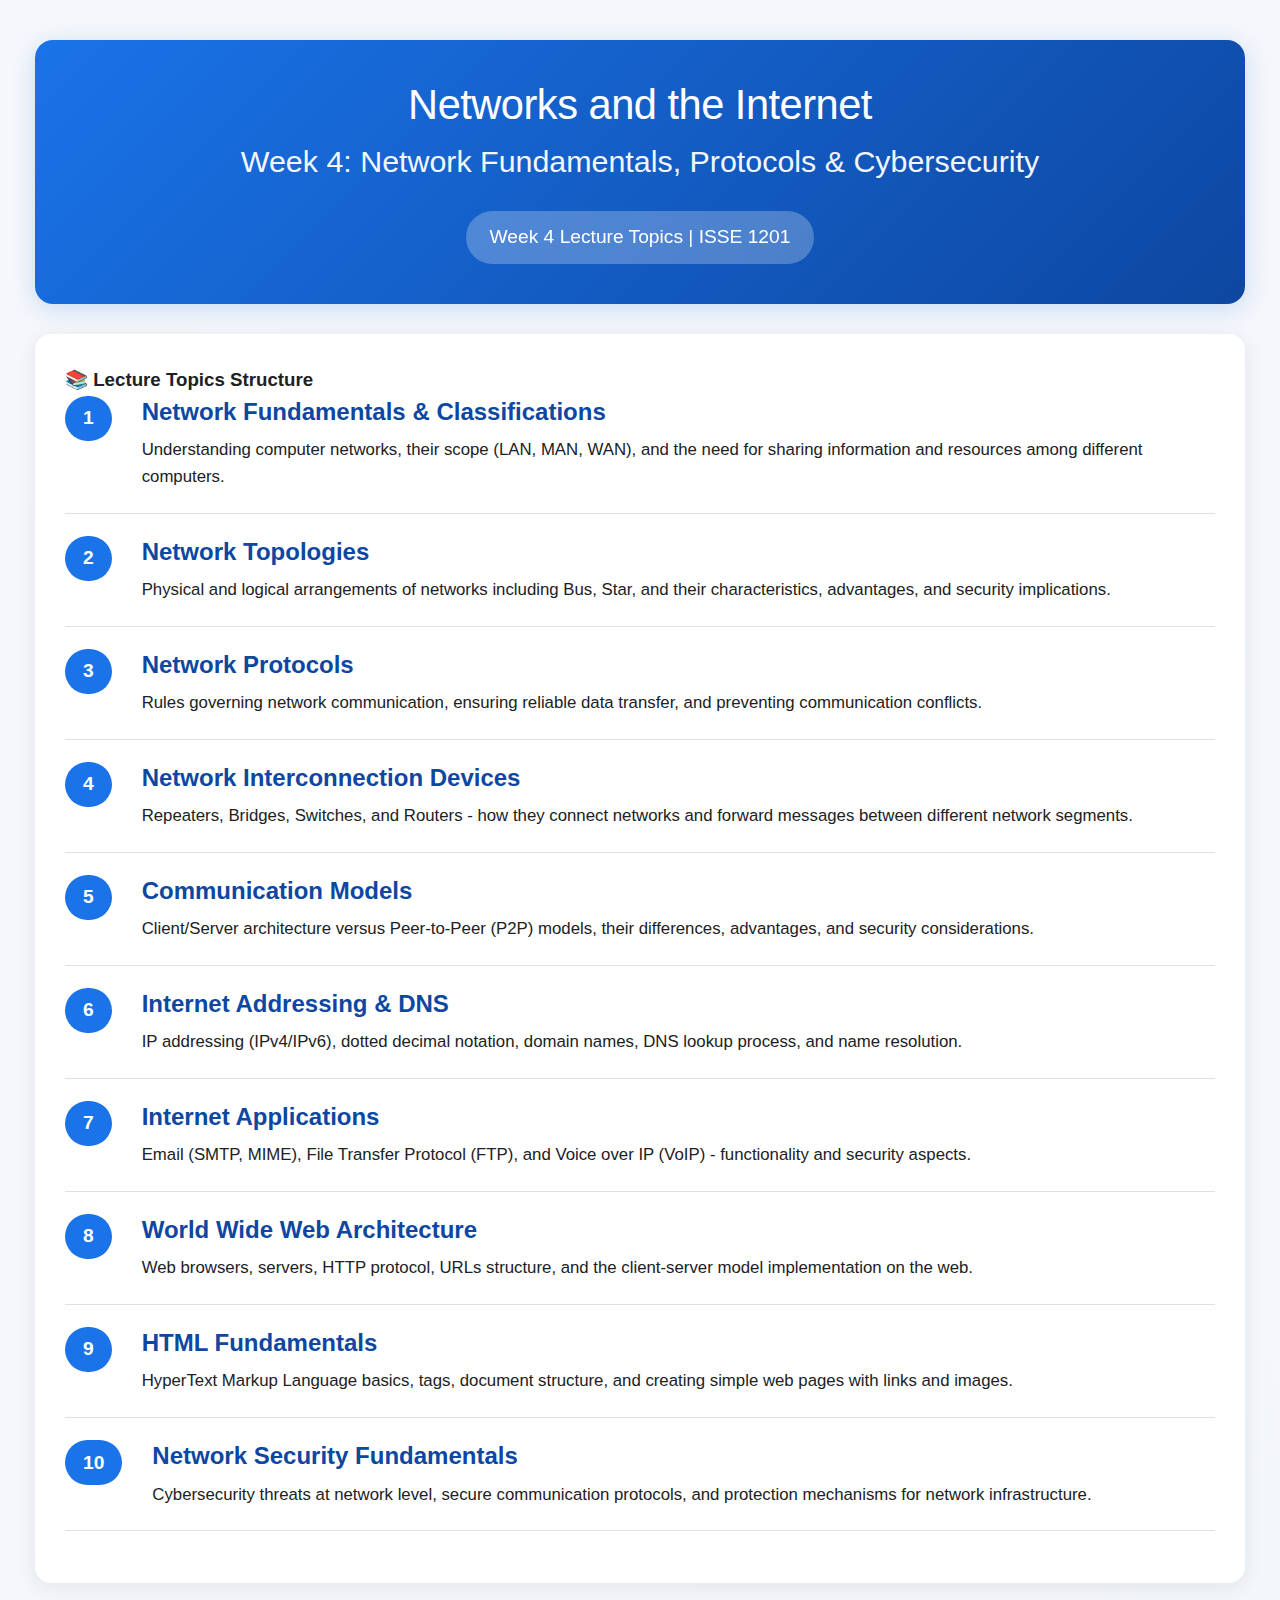
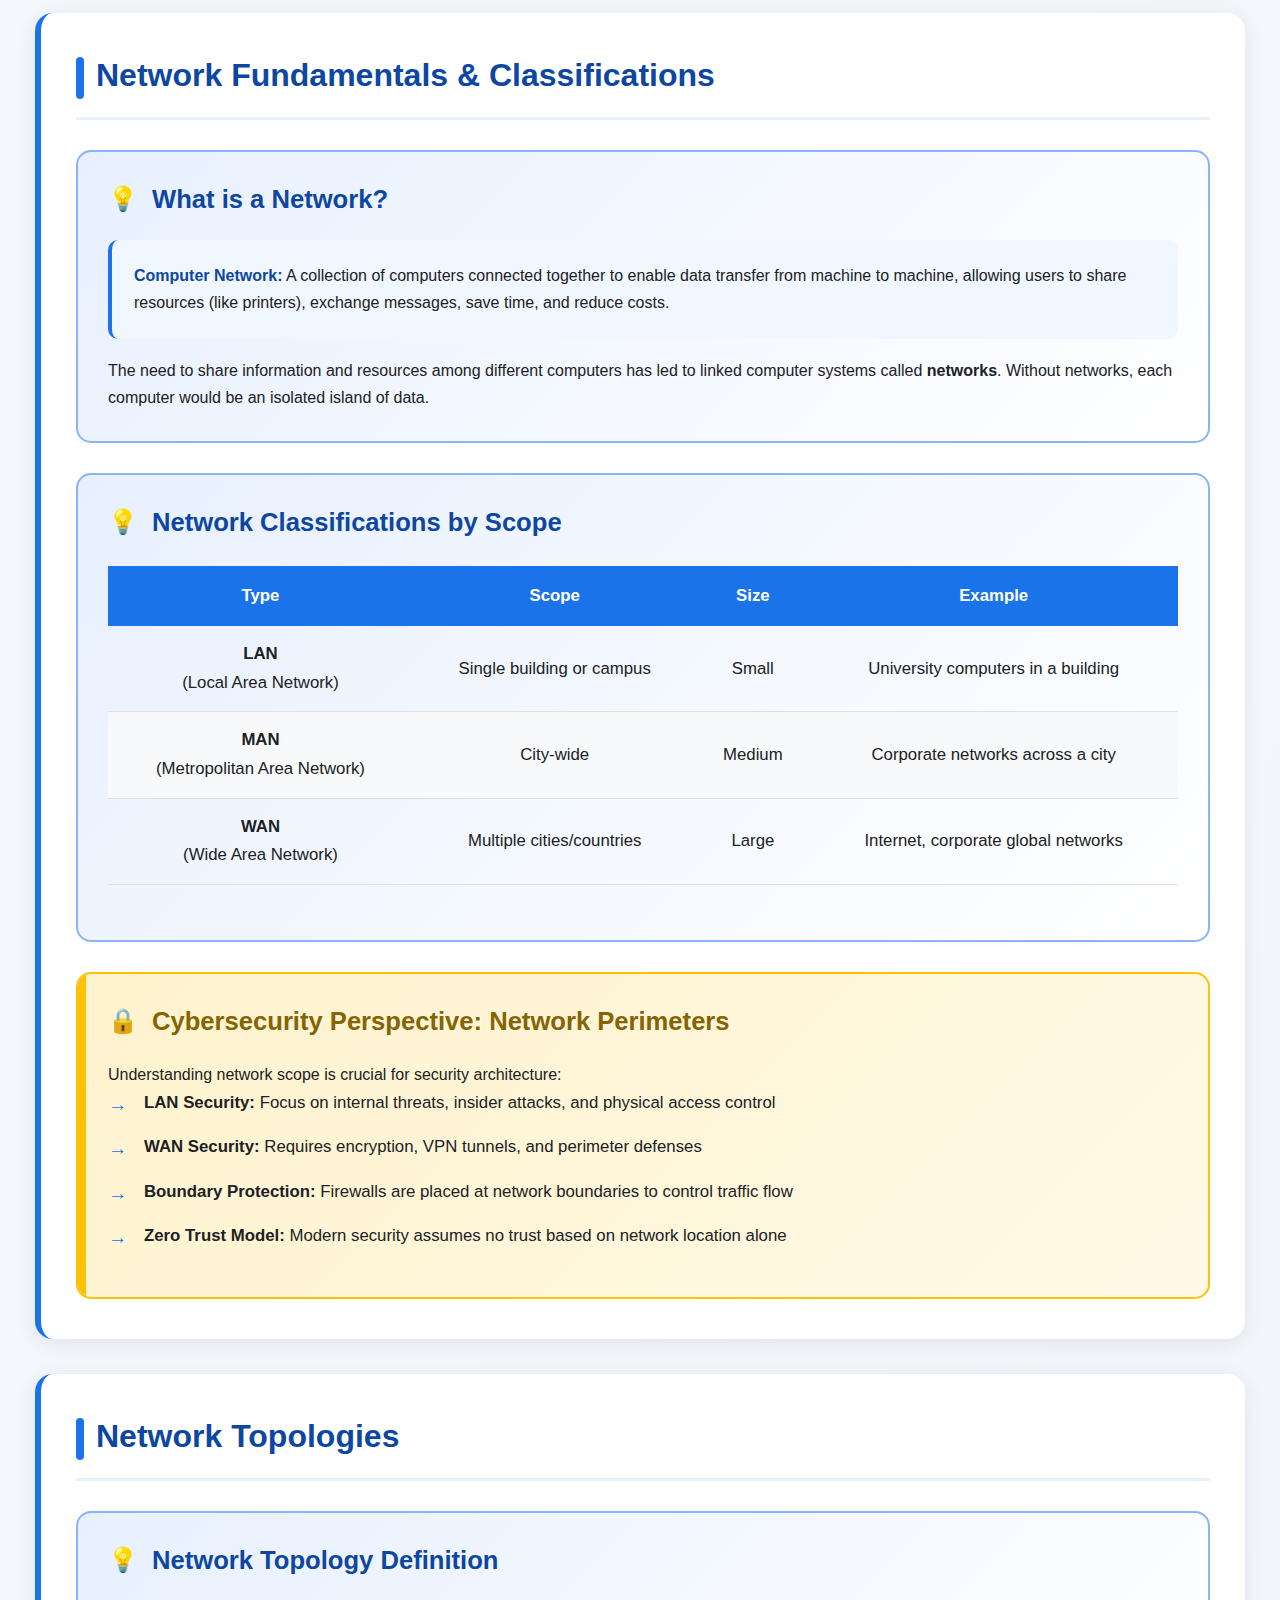
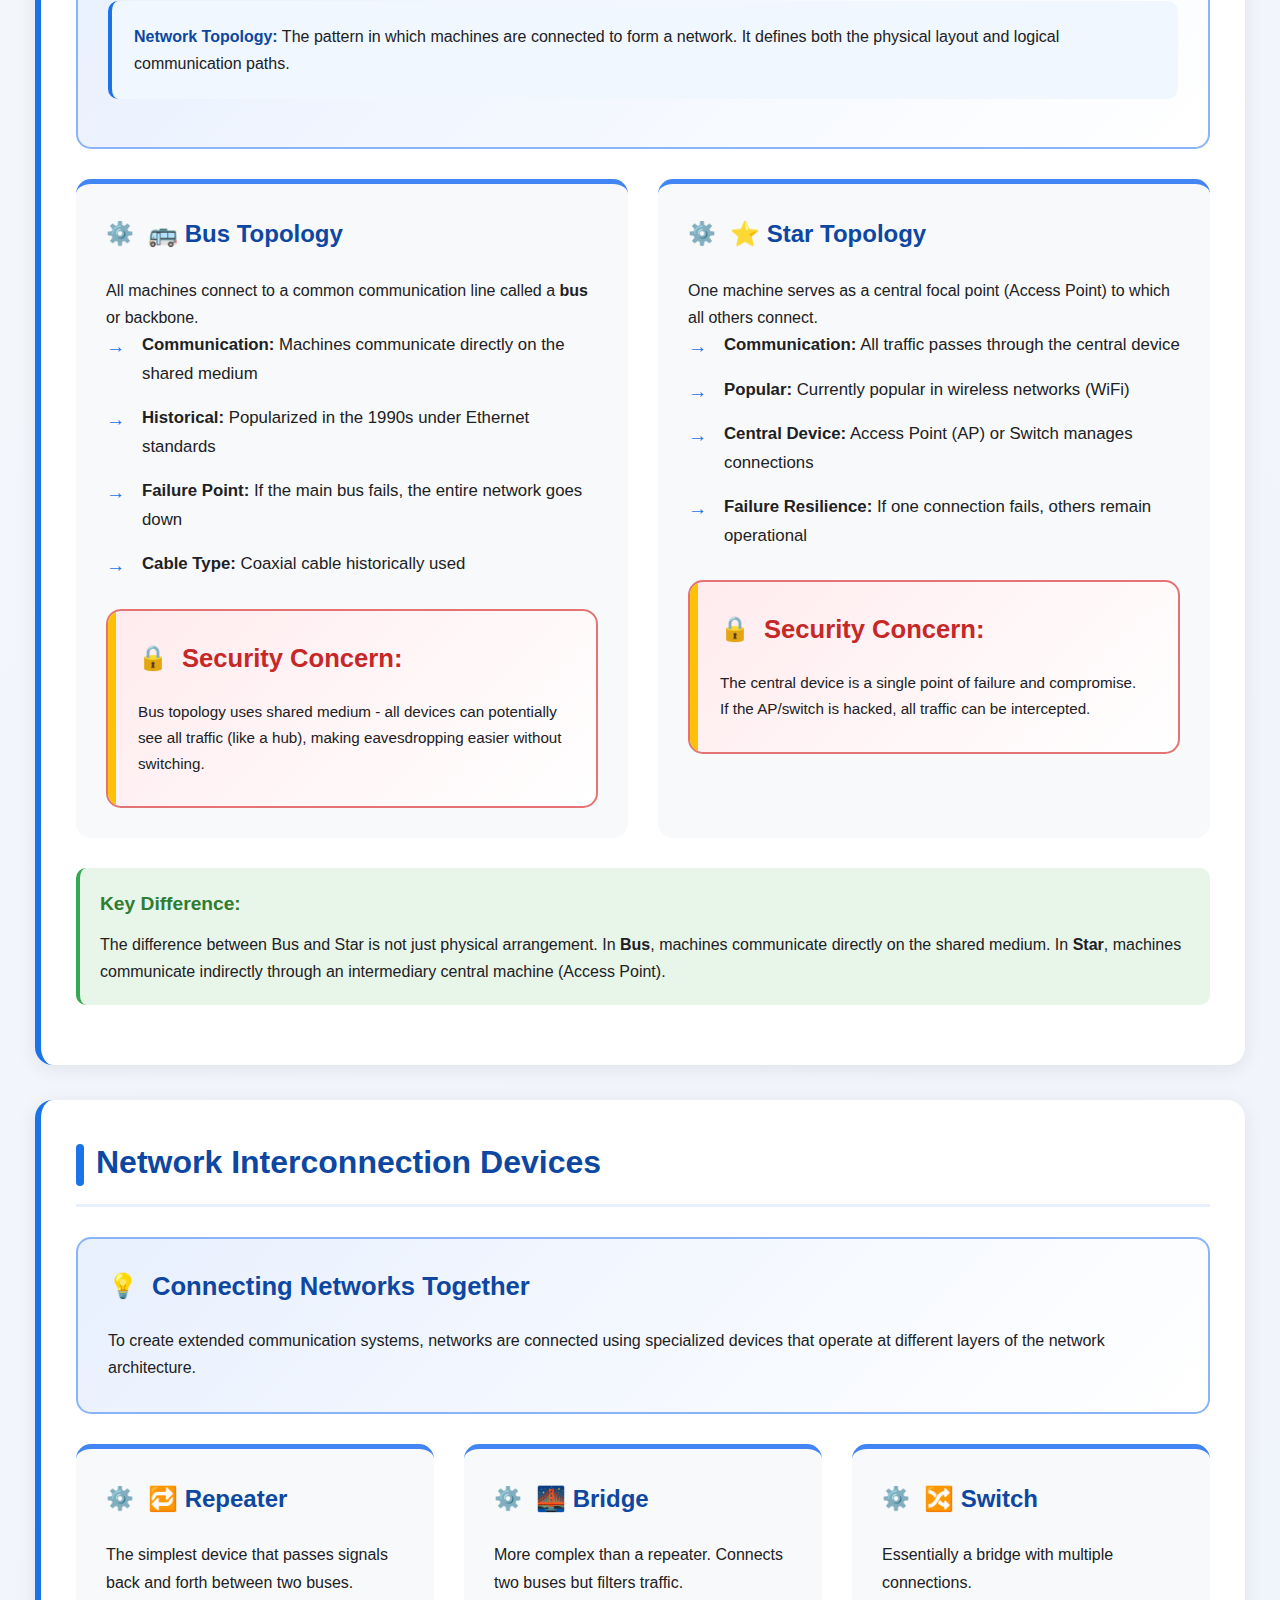
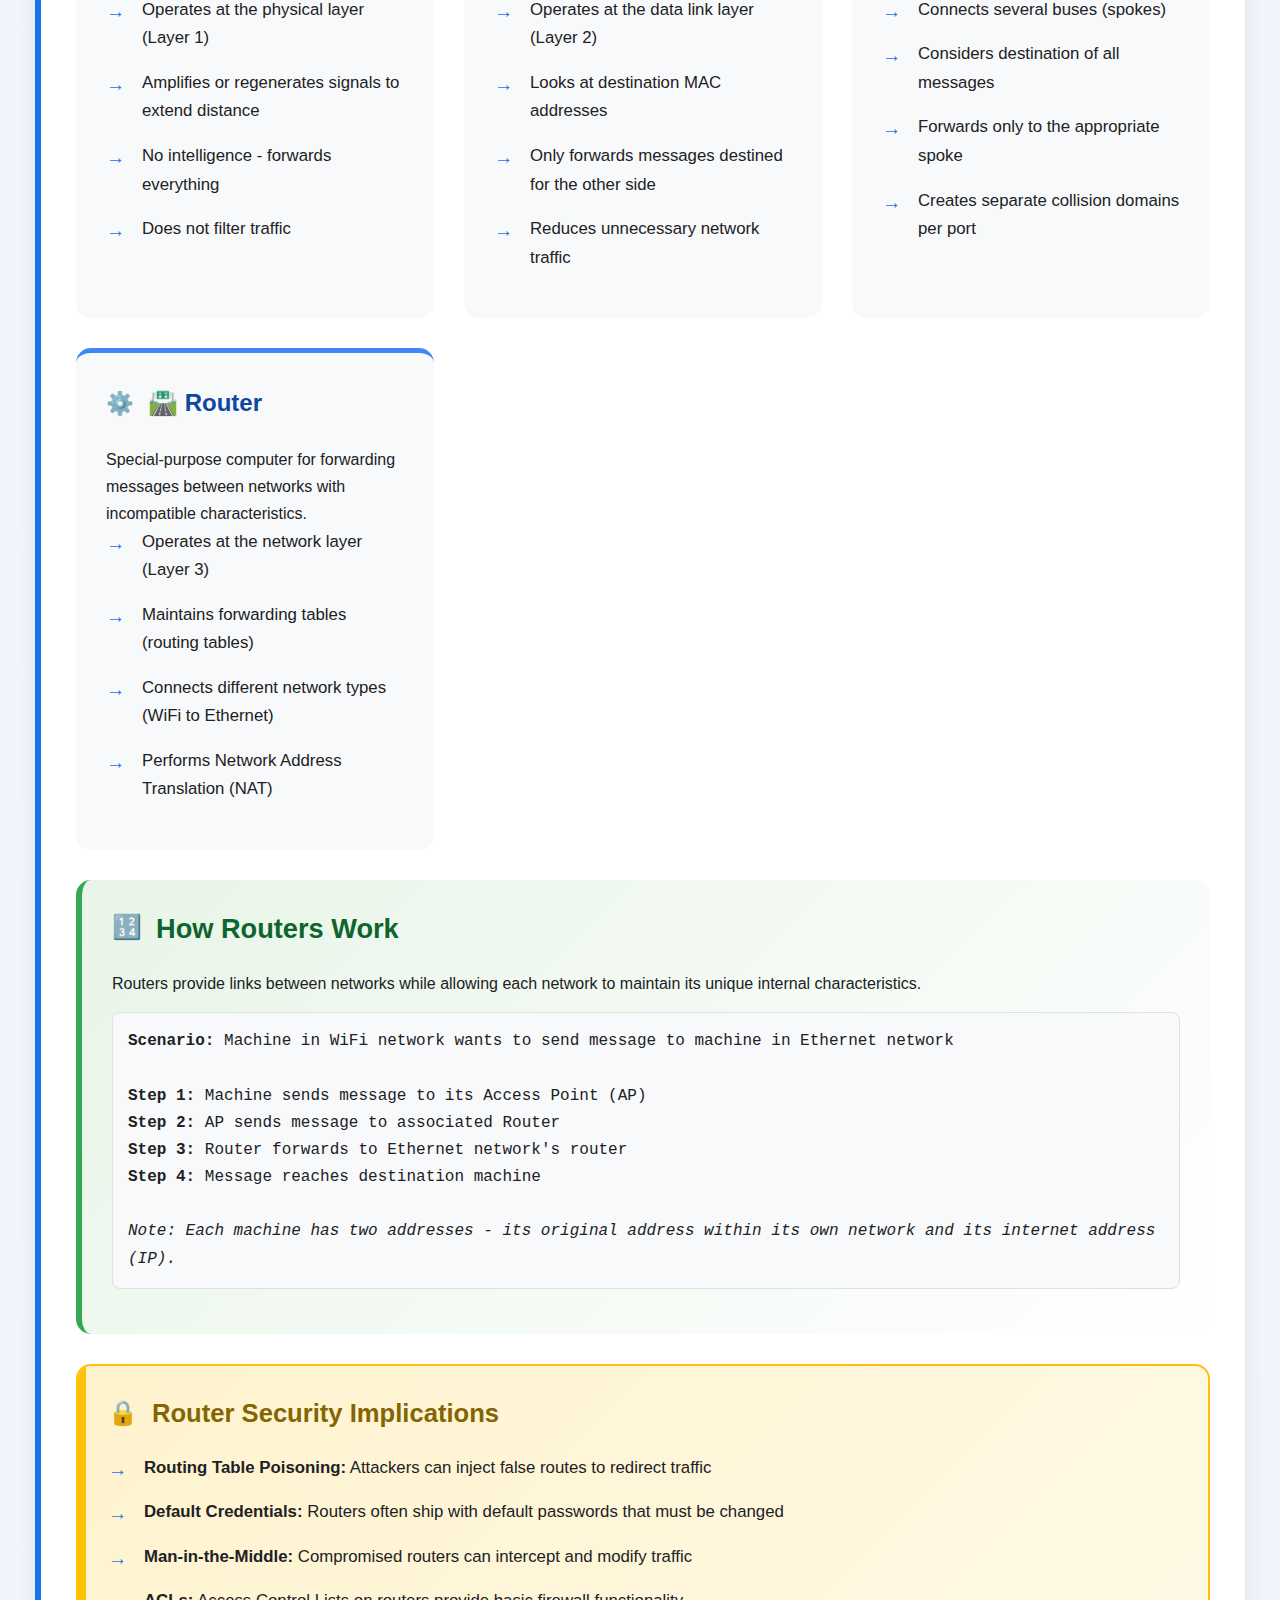
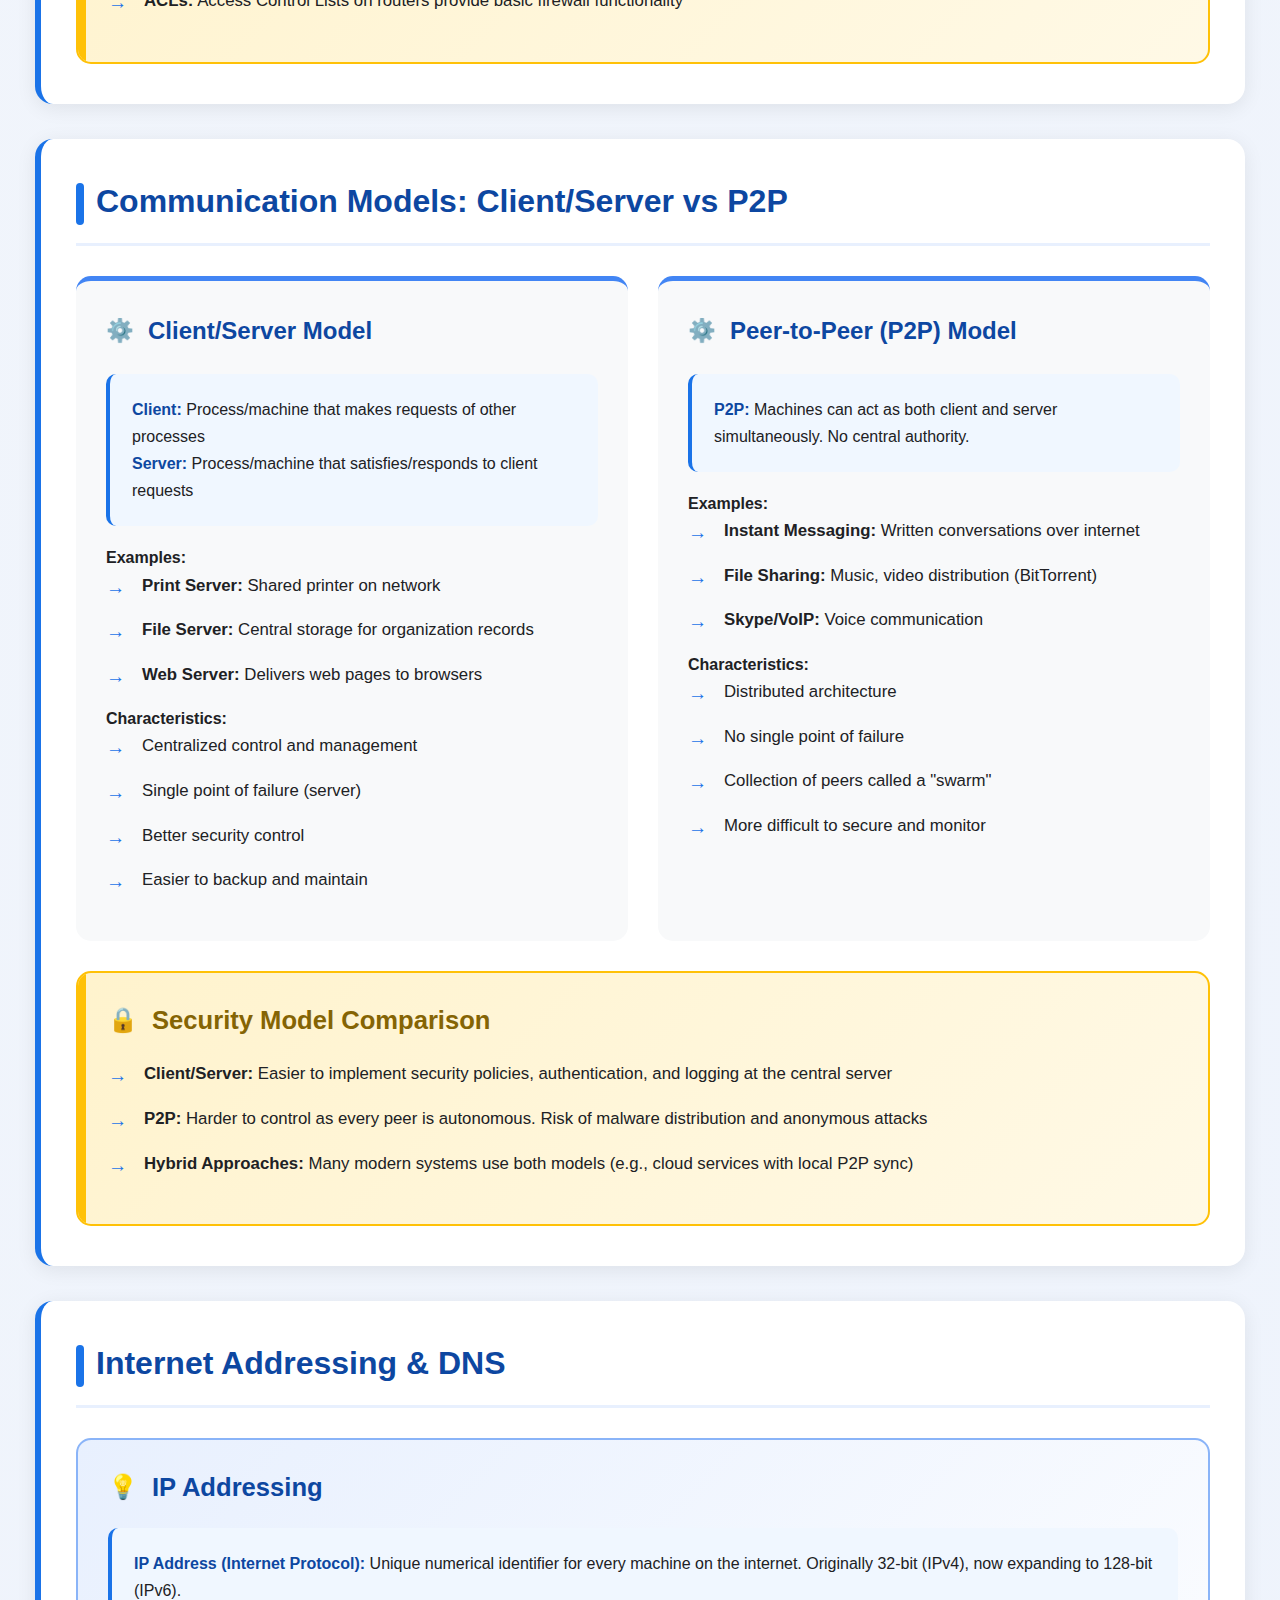
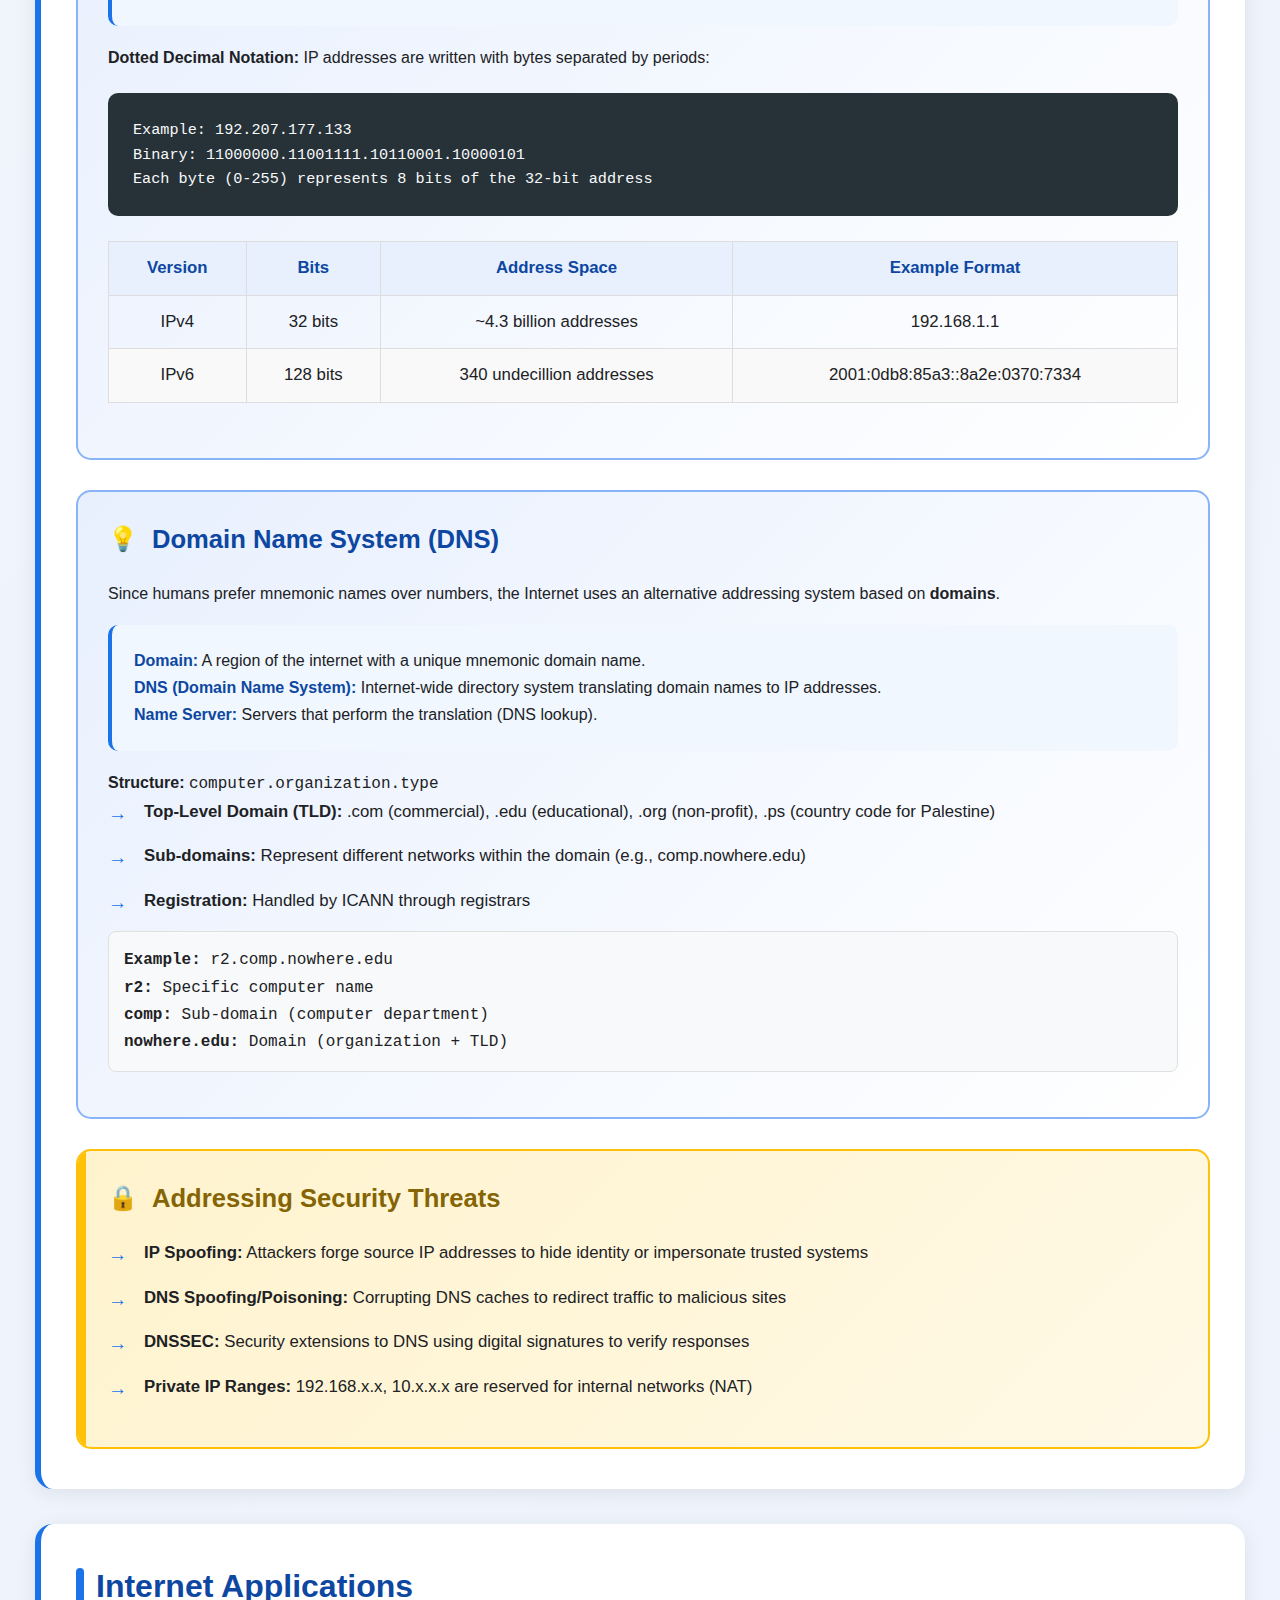
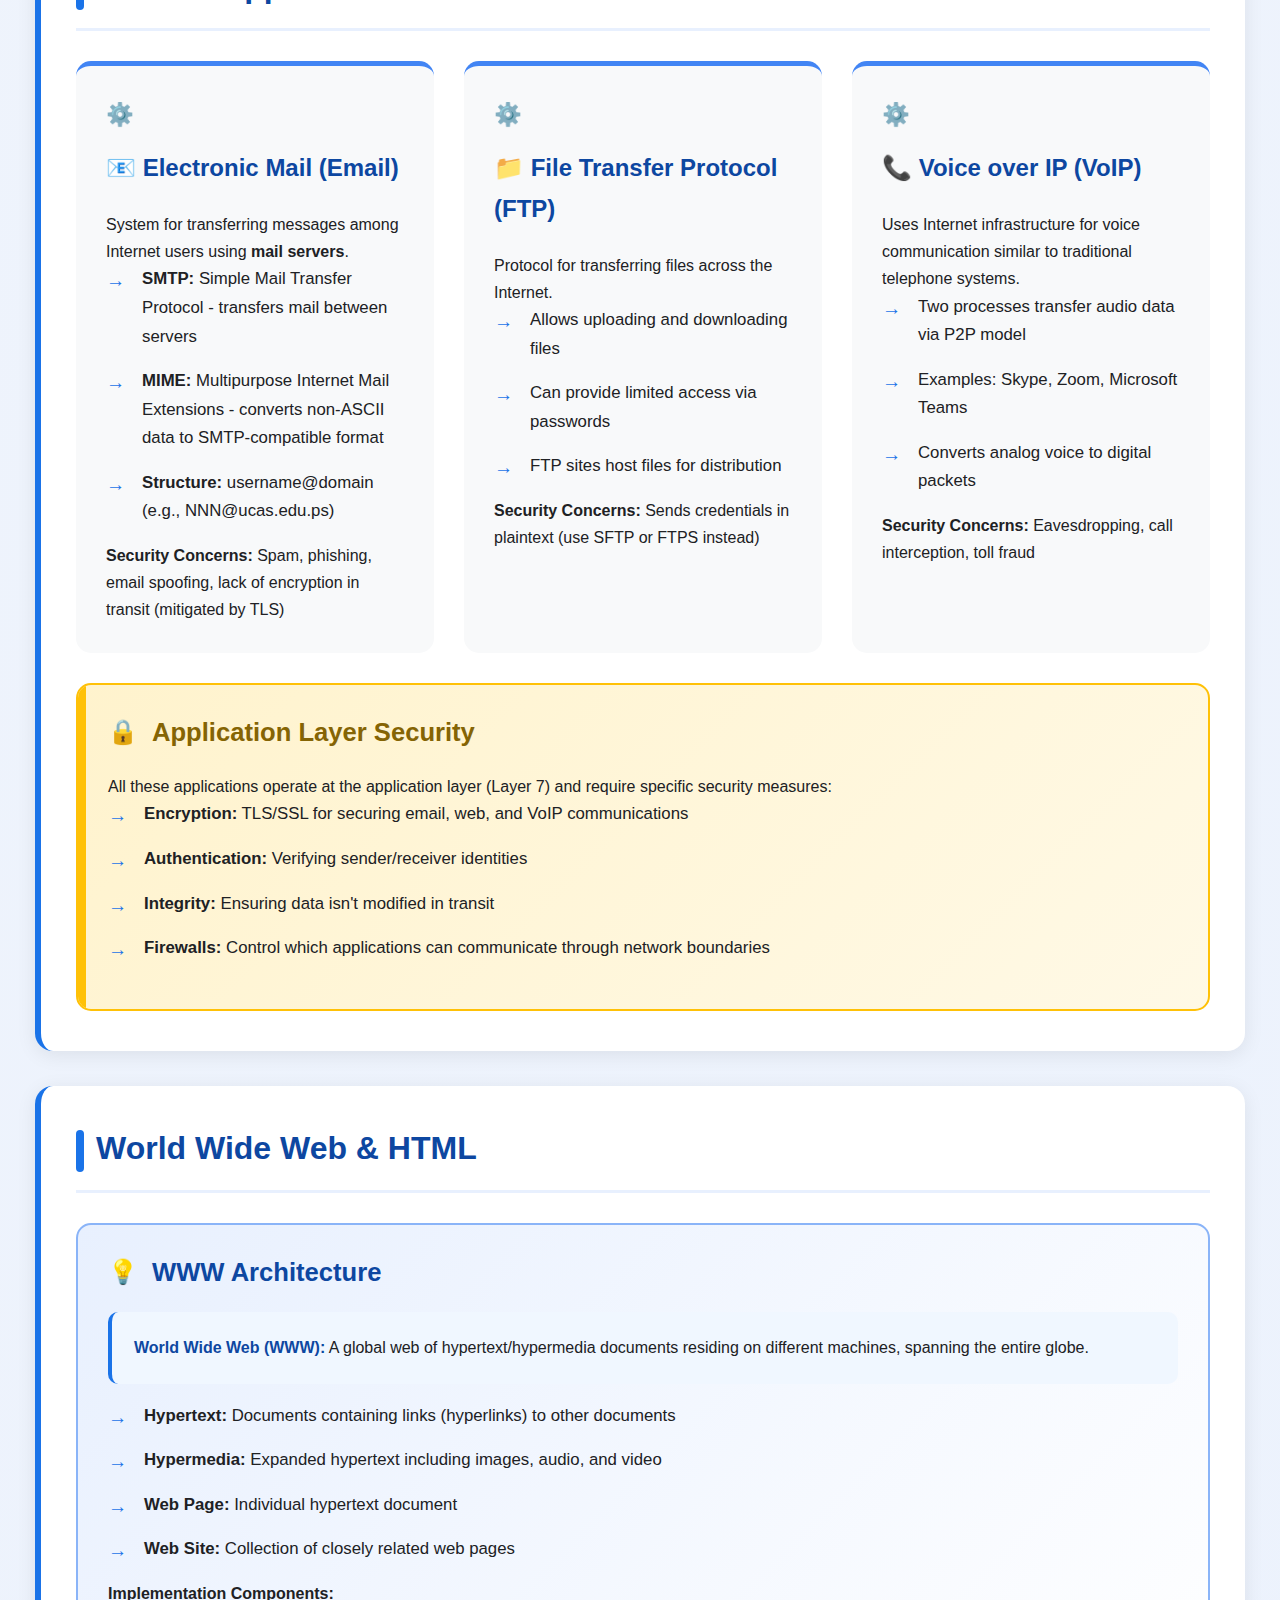
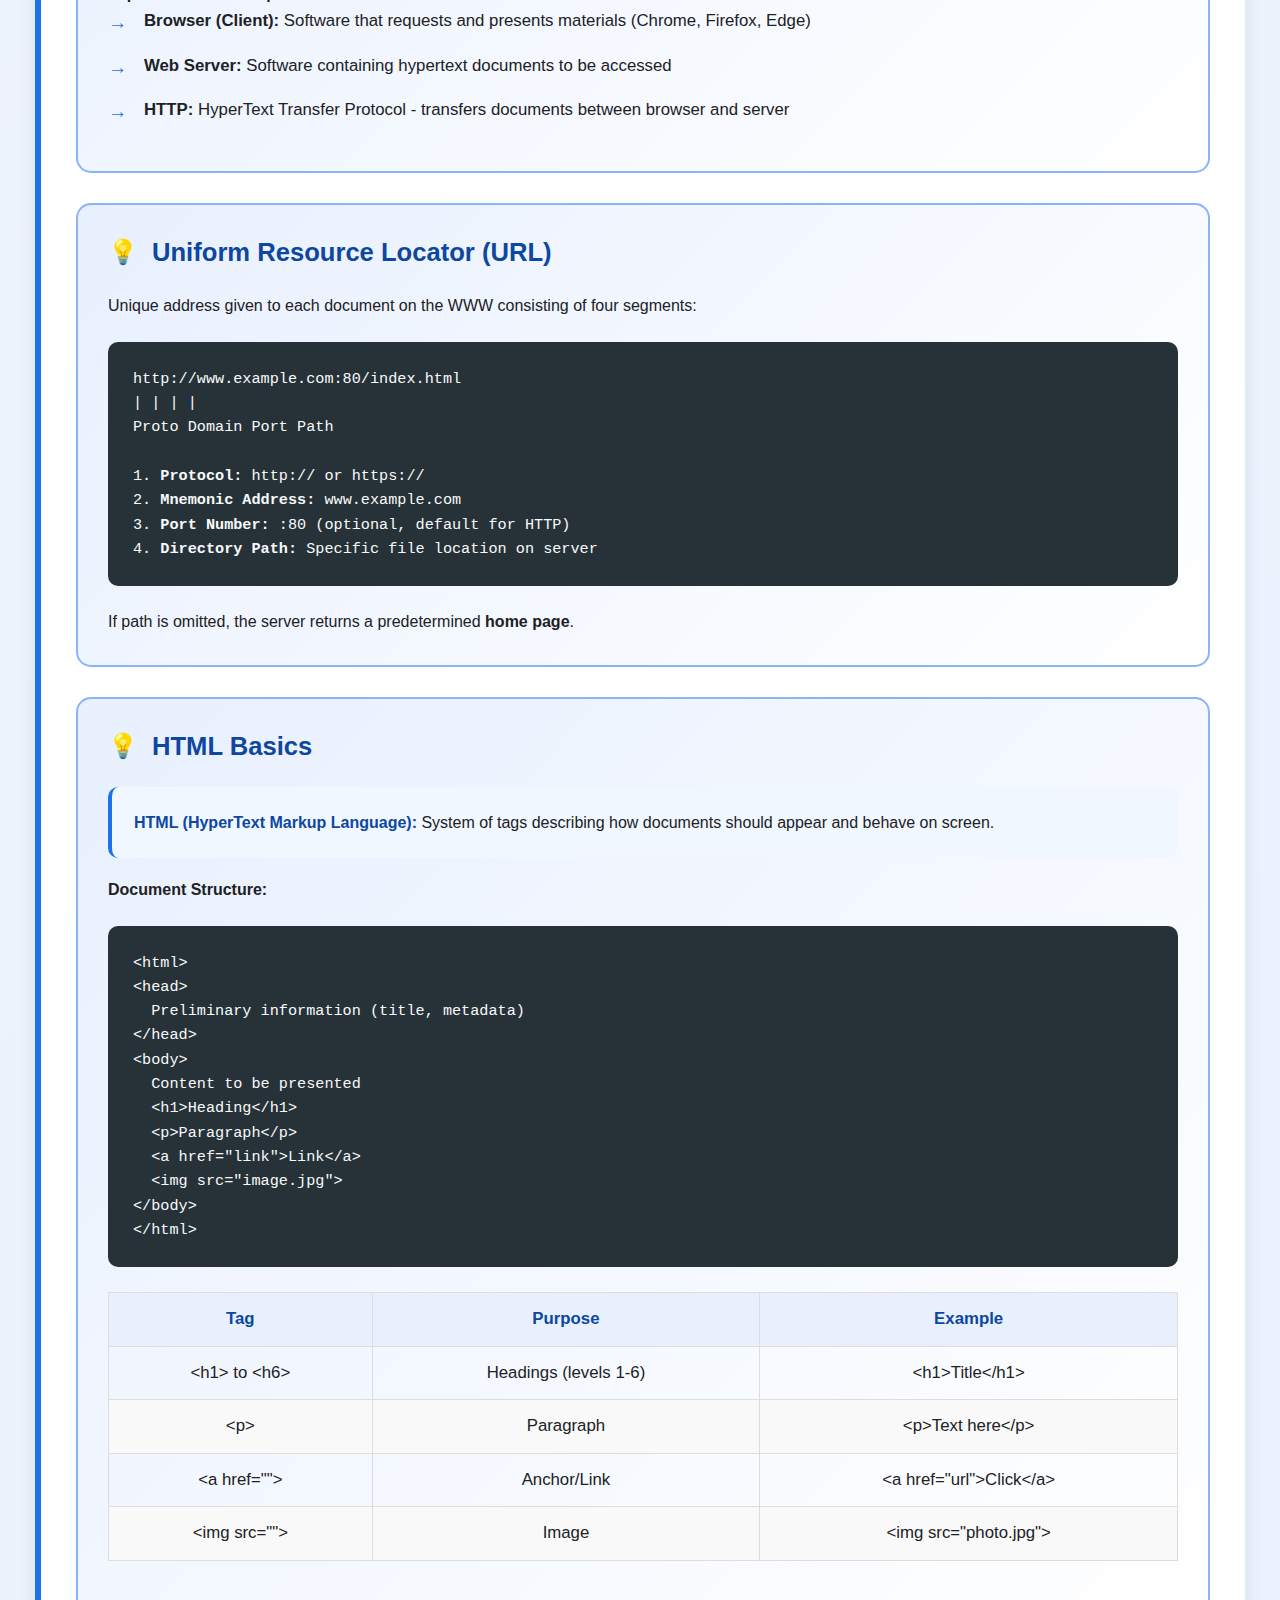
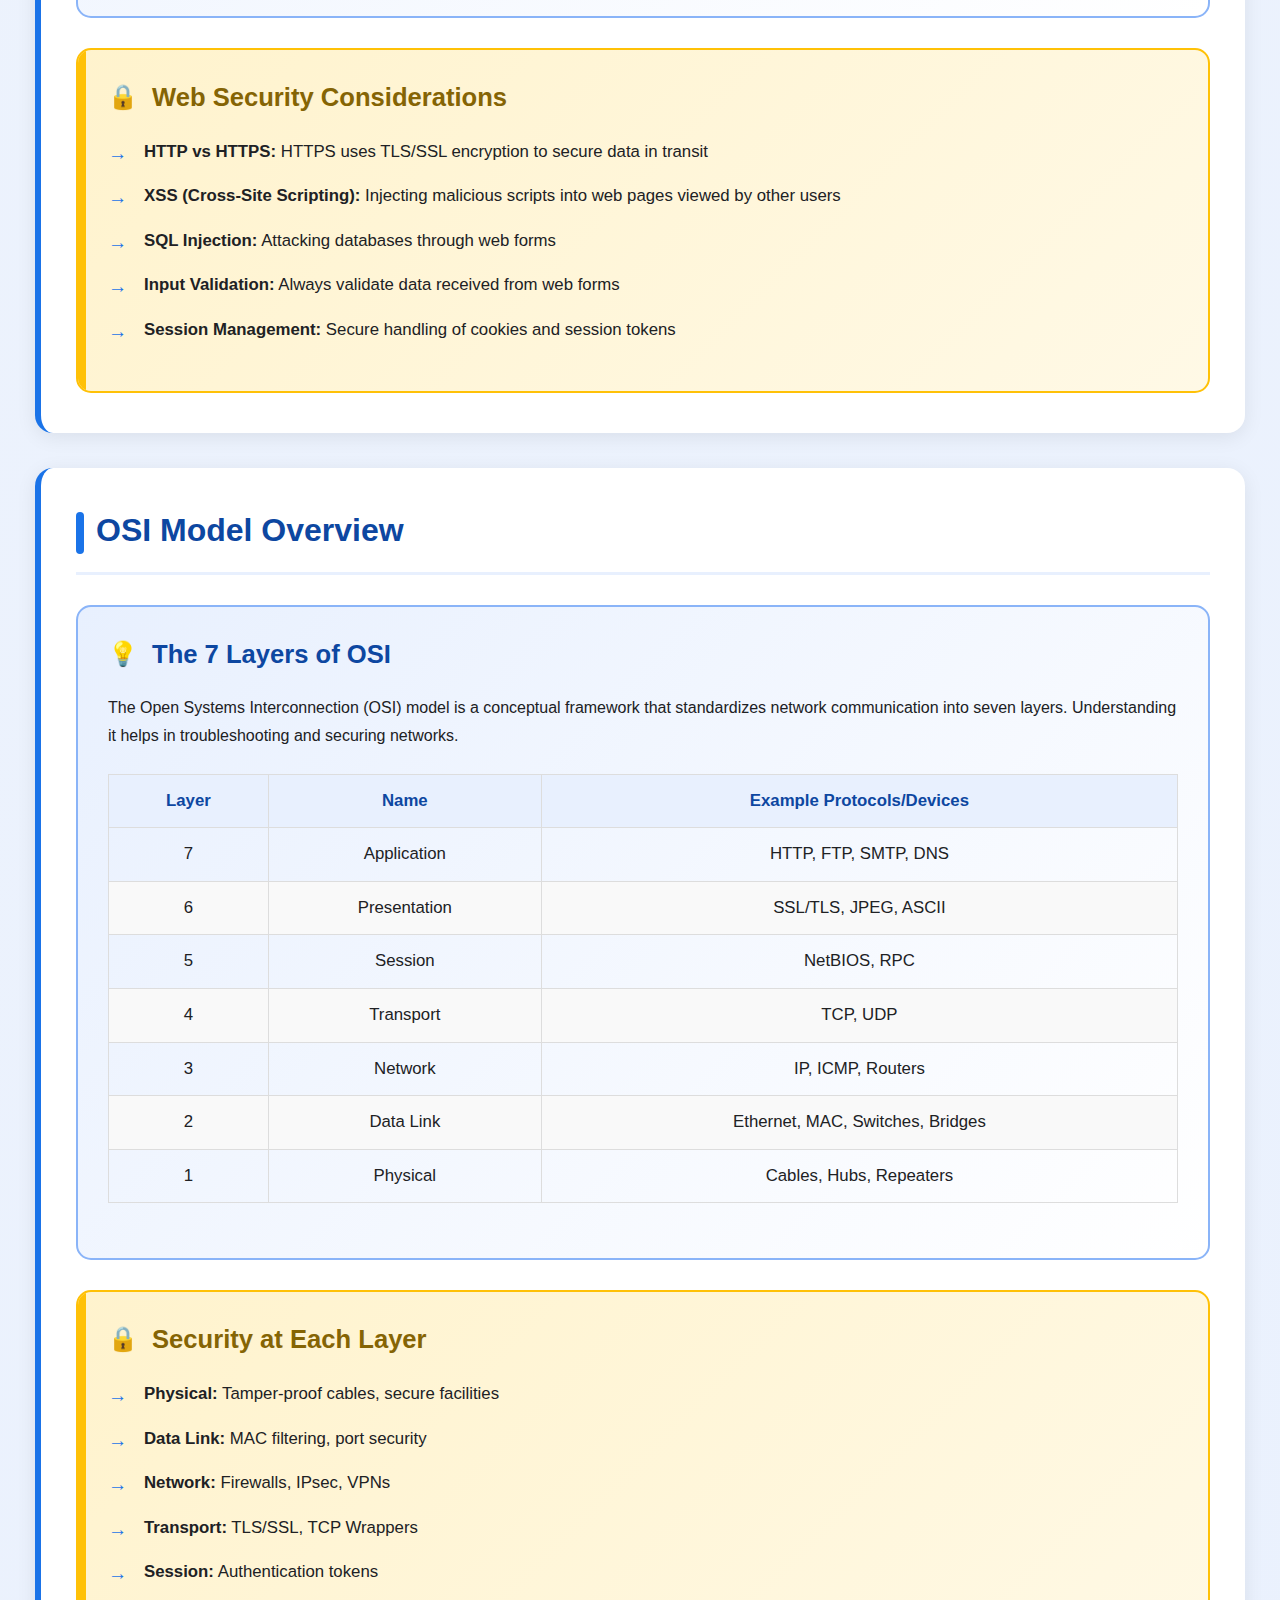
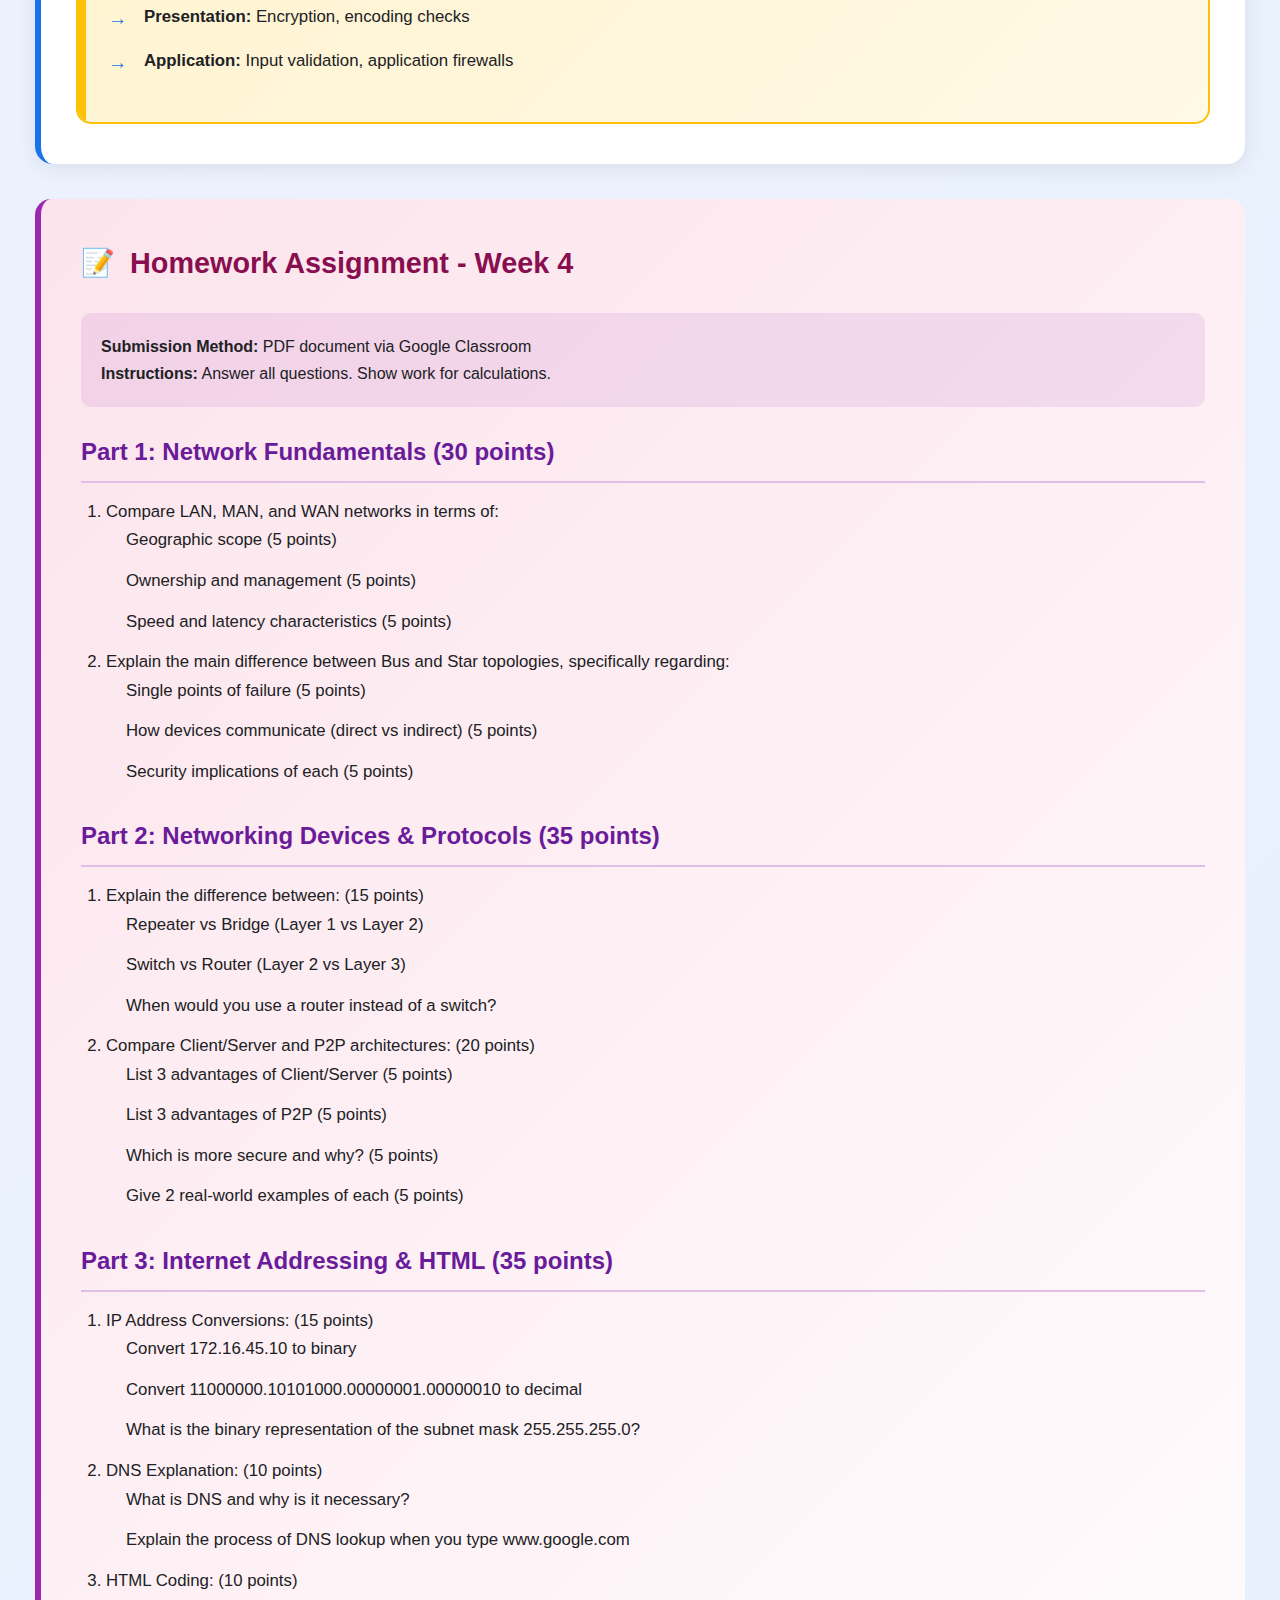
<file: Lecture4.html>
<!DOCTYPE html>
<html lang="en">
<head>
    <meta charset="UTF-8">
    <meta name="viewport" content="width=device-width, initial-scale=1.0">
    <title>Week 4: Networks & Internet | UCAS Cybersecurity</title>
    <link rel="stylesheet" href="styles.css">
</head>
<body>
    <div class="container">
        <header class="course-header">
            <h1>Networks and the Internet</h1>
            <h2>Week 4: Network Fundamentals, Protocols & Cybersecurity</h2>
            <div class="session-info">Week 4 Lecture Topics | ISSE 1201</div>
        </header>

        <div class="lecture-structure">
            <h3>📚 Lecture Topics Structure</h3>
            
            <div class="topic-block">
                <div class="topic-number">1</div>
                <div class="topic-details">
                    <h4>Network Fundamentals & Classifications</h4>
                    <p>Understanding computer networks, their scope (LAN, MAN, WAN), and the need for sharing information and resources among different computers.</p>
                </div>
            </div>
            
            <div class="topic-block">
                <div class="topic-number">2</div>
                <div class="topic-details">
                    <h4>Network Topologies</h4>
                    <p>Physical and logical arrangements of networks including Bus, Star, and their characteristics, advantages, and security implications.</p>
                </div>
            </div>
            
            <div class="topic-block">
                <div class="topic-number">3</div>
                <div class="topic-details">
                    <h4>Network Protocols</h4>
                    <p>Rules governing network communication, ensuring reliable data transfer, and preventing communication conflicts.</p>
                </div>
            </div>
            
            <div class="topic-block">
                <div class="topic-number">4</div>
                <div class="topic-details">
                    <h4>Network Interconnection Devices</h4>
                    <p>Repeaters, Bridges, Switches, and Routers - how they connect networks and forward messages between different network segments.</p>
                </div>
            </div>
            
            <div class="topic-block">
                <div class="topic-number">5</div>
                <div class="topic-details">
                    <h4>Communication Models</h4>
                    <p>Client/Server architecture versus Peer-to-Peer (P2P) models, their differences, advantages, and security considerations.</p>
                </div>
            </div>
            
            <div class="topic-block">
                <div class="topic-number">6</div>
                <div class="topic-details">
                    <h4>Internet Addressing & DNS</h4>
                    <p>IP addressing (IPv4/IPv6), dotted decimal notation, domain names, DNS lookup process, and name resolution.</p>
                </div>
            </div>
            
            <div class="topic-block">
                <div class="topic-number">7</div>
                <div class="topic-details">
                    <h4>Internet Applications</h4>
                    <p>Email (SMTP, MIME), File Transfer Protocol (FTP), and Voice over IP (VoIP) - functionality and security aspects.</p>
                </div>
            </div>
            
            <div class="topic-block">
                <div class="topic-number">8</div>
                <div class="topic-details">
                    <h4>World Wide Web Architecture</h4>
                    <p>Web browsers, servers, HTTP protocol, URLs structure, and the client-server model implementation on the web.</p>
                </div>
            </div>
            
            <div class="topic-block">
                <div class="topic-number">9</div>
                <div class="topic-details">
                    <h4>HTML Fundamentals</h4>
                    <p>HyperText Markup Language basics, tags, document structure, and creating simple web pages with links and images.</p>
                </div>
            </div>
            
            <div class="topic-block">
                <div class="topic-number">10</div>
                <div class="topic-details">
                    <h4>Network Security Fundamentals</h4>
                    <p>Cybersecurity threats at network level, secure communication protocols, and protection mechanisms for network infrastructure.</p>
                </div>
            </div>
        </div>

        <main>
            <section class="content-section">
                <h2 class="section-title">Network Fundamentals & Classifications</h2>
                
                <div class="key-concept">
                    <h4>What is a Network?</h4>
                    
                    <div class="definition-box">
                        <p><strong>Computer Network:</strong> A collection of computers connected together to enable data transfer from machine to machine, allowing users to share resources (like printers), exchange messages, save time, and reduce costs.</p>
                    </div>
                    
                    <p>The need to share information and resources among different computers has led to linked computer systems called <strong>networks</strong>. Without networks, each computer would be an isolated island of data.</p>
                </div>
                
                <div class="key-concept">
                    <h4>Network Classifications by Scope</h4>
                    
                    <table class="number-system-table">
                        <thead>
                            <tr>
                                <th>Type</th>
                                <th>Scope</th>
                                <th>Size</th>
                                <th>Example</th>
                            </tr>
                        </thead>
                        <tbody>
                            <tr>
                                <td><strong>LAN</strong><br>(Local Area Network)</td>
                                <td>Single building or campus</td>
                                <td>Small</td>
                                <td>University computers in a building</td>
                            </tr>
                            <tr>
                                <td><strong>MAN</strong><br>(Metropolitan Area Network)</td>
                                <td>City-wide</td>
                                <td>Medium</td>
                                <td>Corporate networks across a city</td>
                            </tr>
                            <tr>
                                <td><strong>WAN</strong><br>(Wide Area Network)</td>
                                <td>Multiple cities/countries</td>
                                <td>Large</td>
                                <td>Internet, corporate global networks</td>
                            </tr>
                        </tbody>
                    </table>
                </div>
                
                <div class="cyber-connection">
                    <h4>Cybersecurity Perspective: Network Perimeters</h4>
                    <p>Understanding network scope is crucial for security architecture:</p>
                    <ul>
                        <li><strong>LAN Security:</strong> Focus on internal threats, insider attacks, and physical access control</li>
                        <li><strong>WAN Security:</strong> Requires encryption, VPN tunnels, and perimeter defenses</li>
                        <li><strong>Boundary Protection:</strong> Firewalls are placed at network boundaries to control traffic flow</li>
                        <li><strong>Zero Trust Model:</strong> Modern security assumes no trust based on network location alone</li>
                    </ul>
                </div>
            </section>

            <section class="content-section">
                <h2 class="section-title">Network Topologies</h2>
                
                <div class="key-concept">
                    <h4>Network Topology Definition</h4>
                    
                    <div class="definition-box">
                        <p><strong>Network Topology:</strong> The pattern in which machines are connected to form a network. It defines both the physical layout and logical communication paths.</p>
                    </div>
                </div>
                
                <div class="comparison-grid">
                    <div class="comparison-column">
                        <h4>🚌 Bus Topology</h4>
                        <p>All machines connect to a common communication line called a <strong>bus</strong> or backbone.</p>
                        
                        <ul>
                            <li><strong>Communication:</strong> Machines communicate directly on the shared medium</li>
                            <li><strong>Historical:</strong> Popularized in the 1990s under Ethernet standards</li>
                            <li><strong>Failure Point:</strong> If the main bus fails, the entire network goes down</li>
                            <li><strong>Cable Type:</strong> Coaxial cable historically used</li>
                        </ul>
                        
                        <div class="cyber-connection" style="background: linear-gradient(135deg, #ffebee 0%, #ffffff 100%); border-color: #e57373;">
                            <h4 style="color: #c62828;">Security Concern:</h4>
                            <p style="font-size: 0.95rem;">Bus topology uses shared medium - all devices can potentially see all traffic (like a hub), making eavesdropping easier without switching.</p>
                        </div>
                    </div>
                    
                    <div class="comparison-column">
                        <h4>⭐ Star Topology</h4>
                        <p>One machine serves as a central focal point (Access Point) to which all others connect.</p>
                        
                        <ul>
                            <li><strong>Communication:</strong> All traffic passes through the central device</li>
                            <li><strong>Popular:</strong> Currently popular in wireless networks (WiFi)</li>
                            <li><strong>Central Device:</strong> Access Point (AP) or Switch manages connections</li>
                            <li><strong>Failure Resilience:</strong> If one connection fails, others remain operational</li>
                        </ul>
                        
                        <div class="cyber-connection" style="background: linear-gradient(135deg, #ffebee 0%, #ffffff 100%); border-color: #e57373;">
                            <h4 style="color: #c62828;">Security Concern:</h4>
                            <p style="font-size: 0.95rem;">The central device is a single point of failure and compromise. If the AP/switch is hacked, all traffic can be intercepted.</p>
                        </div>
                    </div>
                </div>
                
                <div class="note-box">
                    <h5>Key Difference:</h5>
                    <p>The difference between Bus and Star is not just physical arrangement. In <strong>Bus</strong>, machines communicate directly on the shared medium. In <strong>Star</strong>, machines communicate indirectly through an intermediary central machine (Access Point).</p>
                </div>
            </section>

            <section class="content-section">
                <h2 class="section-title">Network Interconnection Devices</h2>
                
                <div class="key-concept">
                    <h4>Connecting Networks Together</h4>
                    <p>To create extended communication systems, networks are connected using specialized devices that operate at different layers of the network architecture.</p>
                </div>
                
                <div class="comparison-grid">
                    <div class="comparison-column">
                        <h4>🔁 Repeater</h4>
                        <p>The simplest device that passes signals back and forth between two buses.</p>
                        <ul>
                            <li>Operates at the physical layer (Layer 1)</li>
                            <li>Amplifies or regenerates signals to extend distance</li>
                            <li>No intelligence - forwards everything</li>
                            <li>Does not filter traffic</li>
                        </ul>
                    </div>
                    
                    <div class="comparison-column">
                        <h4>🌉 Bridge</h4>
                        <p>More complex than a repeater. Connects two buses but filters traffic.</p>
                        <ul>
                            <li>Operates at the data link layer (Layer 2)</li>
                            <li>Looks at destination MAC addresses</li>
                            <li>Only forwards messages destined for the other side</li>
                            <li>Reduces unnecessary network traffic</li>
                        </ul>
                    </div>
                    
                    <div class="comparison-column">
                        <h4>🔀 Switch</h4>
                        <p>Essentially a bridge with multiple connections.</p>
                        <ul>
                            <li>Connects several buses (spokes)</li>
                            <li>Considers destination of all messages</li>
                            <li>Forwards only to the appropriate spoke</li>
                            <li>Creates separate collision domains per port</li>
                        </ul>
                    </div>
                    
                    <div class="comparison-column">
                        <h4>🛣️ Router</h4>
                        <p>Special-purpose computer for forwarding messages between networks with incompatible characteristics.</p>
                        <ul>
                            <li>Operates at the network layer (Layer 3)</li>
                            <li>Maintains forwarding tables (routing tables)</li>
                            <li>Connects different network types (WiFi to Ethernet)</li>
                            <li>Performs Network Address Translation (NAT)</li>
                        </ul>
                    </div>
                </div>
                
                <div class="binary-example">
                    <h4>How Routers Work</h4>
                    <p>Routers provide links between networks while allowing each network to maintain its unique internal characteristics.</p>
                    
                    <div class="example-box">
                        <strong>Scenario:</strong> Machine in WiFi network wants to send message to machine in Ethernet network<br><br>
                        <strong>Step 1:</strong> Machine sends message to its Access Point (AP)<br>
                        <strong>Step 2:</strong> AP sends message to associated Router<br>
                        <strong>Step 3:</strong> Router forwards to Ethernet network's router<br>
                        <strong>Step 4:</strong> Message reaches destination machine<br><br>
                        <em>Note: Each machine has two addresses - its original address within its own network and its internet address (IP).</em>
                    </div>
                </div>
                
                <div class="cyber-connection">
                    <h4>Router Security Implications</h4>
                    <ul>
                        <li><strong>Routing Table Poisoning:</strong> Attackers can inject false routes to redirect traffic</li>
                        <li><strong>Default Credentials:</strong> Routers often ship with default passwords that must be changed</li>
                        <li><strong>Man-in-the-Middle:</strong> Compromised routers can intercept and modify traffic</li>
                        <li><strong>ACLs:</strong> Access Control Lists on routers provide basic firewall functionality</li>
                    </ul>
                </div>
            </section>

            <section class="content-section">
                <h2 class="section-title">Communication Models: Client/Server vs P2P</h2>
                
                <div class="comparison-grid">
                    <div class="comparison-column">
                        <h4>Client/Server Model</h4>
                        <div class="definition-box">
                            <p><strong>Client:</strong> Process/machine that makes requests of other processes<br>
                            <strong>Server:</strong> Process/machine that satisfies/responds to client requests</p>
                        </div>
                        
                        <p><strong>Examples:</strong></p>
                        <ul>
                            <li><strong>Print Server:</strong> Shared printer on network</li>
                            <li><strong>File Server:</strong> Central storage for organization records</li>
                            <li><strong>Web Server:</strong> Delivers web pages to browsers</li>
                        </ul>
                        
                        <p><strong>Characteristics:</strong></p>
                        <ul>
                            <li>Centralized control and management</li>
                            <li>Single point of failure (server)</li>
                            <li>Better security control</li>
                            <li>Easier to backup and maintain</li>
                        </ul>
                    </div>
                    
                    <div class="comparison-column">
                        <h4>Peer-to-Peer (P2P) Model</h4>
                        <div class="definition-box">
                            <p><strong>P2P:</strong> Machines can act as both client and server simultaneously. No central authority.</p>
                        </div>
                        
                        <p><strong>Examples:</strong></p>
                        <ul>
                            <li><strong>Instant Messaging:</strong> Written conversations over internet</li>
                            <li><strong>File Sharing:</strong> Music, video distribution (BitTorrent)</li>
                            <li><strong>Skype/VoIP:</strong> Voice communication</li>
                        </ul>
                        
                        <p><strong>Characteristics:</strong></p>
                        <ul>
                            <li>Distributed architecture</li>
                            <li>No single point of failure</li>
                            <li>Collection of peers called a "swarm"</li>
                            <li>More difficult to secure and monitor</li>
                        </ul>
                    </div>
                </div>
                
                <div class="cyber-connection">
                    <h4>Security Model Comparison</h4>
                    <ul>
                        <li><strong>Client/Server:</strong> Easier to implement security policies, authentication, and logging at the central server</li>
                        <li><strong>P2P:</strong> Harder to control as every peer is autonomous. Risk of malware distribution and anonymous attacks</li>
                        <li><strong>Hybrid Approaches:</strong> Many modern systems use both models (e.g., cloud services with local P2P sync)</li>
                    </ul>
                </div>
            </section>

            <section class="content-section">
                <h2 class="section-title">Internet Addressing & DNS</h2>
                
                <div class="key-concept">
                    <h4>IP Addressing</h4>
                    <div class="definition-box">
                        <p><strong>IP Address (Internet Protocol):</strong> Unique numerical identifier for every machine on the internet. Originally 32-bit (IPv4), now expanding to 128-bit (IPv6).</p>
                    </div>
                    
                    <p><strong>Dotted Decimal Notation:</strong> IP addresses are written with bytes separated by periods:</p>
                    <div class="code-block">
                        Example: 192.207.177.133<br>
                        Binary: 11000000.11001111.10110001.10000101<br>
                        Each byte (0-255) represents 8 bits of the 32-bit address
                    </div>
                    
                    <table class="truth-table">
                        <thead>
                            <tr>
                                <th>Version</th>
                                <th>Bits</th>
                                <th>Address Space</th>
                                <th>Example Format</th>
                            </tr>
                        </thead>
                        <tbody>
                            <tr>
                                <td>IPv4</td>
                                <td>32 bits</td>
                                <td>~4.3 billion addresses</td>
                                <td>192.168.1.1</td>
                            </tr>
                            <tr>
                                <td>IPv6</td>
                                <td>128 bits</td>
                                <td>340 undecillion addresses</td>
                                <td>2001:0db8:85a3::8a2e:0370:7334</td>
                            </tr>
                        </tbody>
                    </table>
                </div>
                
                <div class="key-concept">
                    <h4>Domain Name System (DNS)</h4>
                    <p>Since humans prefer mnemonic names over numbers, the Internet uses an alternative addressing system based on <strong>domains</strong>.</p>
                    
                    <div class="definition-box">
                        <p><strong>Domain:</strong> A region of the internet with a unique mnemonic domain name.<br>
                        <strong>DNS (Domain Name System):</strong> Internet-wide directory system translating domain names to IP addresses.<br>
                        <strong>Name Server:</strong> Servers that perform the translation (DNS lookup).</p>
                    </div>
                    
                    <p><strong>Structure:</strong> <code>computer.organization.type</code></p>
                    <ul>
                        <li><strong>Top-Level Domain (TLD):</strong> .com (commercial), .edu (educational), .org (non-profit), .ps (country code for Palestine)</li>
                        <li><strong>Sub-domains:</strong> Represent different networks within the domain (e.g., comp.nowhere.edu)</li>
                        <li><strong>Registration:</strong> Handled by ICANN through registrars</li>
                    </ul>
                    
                    <div class="example-box">
                        <strong>Example:</strong> r2.comp.nowhere.edu<br>
                        <strong>r2:</strong> Specific computer name<br>
                        <strong>comp:</strong> Sub-domain (computer department)<br>
                        <strong>nowhere.edu:</strong> Domain (organization + TLD)
                    </div>
                </div>
                
                <div class="cyber-connection">
                    <h4>Addressing Security Threats</h4>
                    <ul>
                        <li><strong>IP Spoofing:</strong> Attackers forge source IP addresses to hide identity or impersonate trusted systems</li>
                        <li><strong>DNS Spoofing/Poisoning:</strong> Corrupting DNS caches to redirect traffic to malicious sites</li>
                        <li><strong>DNSSEC:</strong> Security extensions to DNS using digital signatures to verify responses</li>
                        <li><strong>Private IP Ranges:</strong> 192.168.x.x, 10.x.x.x are reserved for internal networks (NAT)</li>
                    </ul>
                </div>
            </section>

            <section class="content-section">
                <h2 class="section-title">Internet Applications</h2>
                
                <div class="comparison-grid">
                    <div class="comparison-column">
                        <h4>📧 Electronic Mail (Email)</h4>
                        <p>System for transferring messages among Internet users using <strong>mail servers</strong>.</p>
                        
                        <ul>
                            <li><strong>SMTP:</strong> Simple Mail Transfer Protocol - transfers mail between servers</li>
                            <li><strong>MIME:</strong> Multipurpose Internet Mail Extensions - converts non-ASCII data to SMTP-compatible format</li>
                            <li><strong>Structure:</strong> username@domain (e.g., NNN@ucas.edu.ps)</li>
                        </ul>
                        
                        <p><strong>Security Concerns:</strong> Spam, phishing, email spoofing, lack of encryption in transit (mitigated by TLS)</p>
                    </div>
                    
                    <div class="comparison-column">
                        <h4>📁 File Transfer Protocol (FTP)</h4>
                        <p>Protocol for transferring files across the Internet.</p>
                        
                        <ul>
                            <li>Allows uploading and downloading files</li>
                            <li>Can provide limited access via passwords</li>
                            <li>FTP sites host files for distribution</li>
                        </ul>
                        
                        <p><strong>Security Concerns:</strong> Sends credentials in plaintext (use SFTP or FTPS instead)</p>
                    </div>
                    
                    <div class="comparison-column">
                        <h4>📞 Voice over IP (VoIP)</h4>
                        <p>Uses Internet infrastructure for voice communication similar to traditional telephone systems.</p>
                        
                        <ul>
                            <li>Two processes transfer audio data via P2P model</li>
                            <li>Examples: Skype, Zoom, Microsoft Teams</li>
                            <li>Converts analog voice to digital packets</li>
                        </ul>
                        
                        <p><strong>Security Concerns:</strong> Eavesdropping, call interception, toll fraud</p>
                    </div>
                </div>
                
                <div class="cyber-connection">
                    <h4>Application Layer Security</h4>
                    <p>All these applications operate at the application layer (Layer 7) and require specific security measures:</p>
                    <ul>
                        <li><strong>Encryption:</strong> TLS/SSL for securing email, web, and VoIP communications</li>
                        <li><strong>Authentication:</strong> Verifying sender/receiver identities</li>
                        <li><strong>Integrity:</strong> Ensuring data isn't modified in transit</li>
                        <li><strong>Firewalls:</strong> Control which applications can communicate through network boundaries</li>
                    </ul>
                </div>
            </section>

            <section class="content-section">
                <h2 class="section-title">World Wide Web & HTML</h2>
                
                <div class="key-concept">
                    <h4>WWW Architecture</h4>
                    <div class="definition-box">
                        <p><strong>World Wide Web (WWW):</strong> A global web of hypertext/hypermedia documents residing on different machines, spanning the entire globe.</p>
                    </div>
                    
                    <ul>
                        <li><strong>Hypertext:</strong> Documents containing links (hyperlinks) to other documents</li>
                        <li><strong>Hypermedia:</strong> Expanded hypertext including images, audio, and video</li>
                        <li><strong>Web Page:</strong> Individual hypertext document</li>
                        <li><strong>Web Site:</strong> Collection of closely related web pages</li>
                    </ul>
                    
                    <p><strong>Implementation Components:</strong></p>
                    <ul>
                        <li><strong>Browser (Client):</strong> Software that requests and presents materials (Chrome, Firefox, Edge)</li>
                        <li><strong>Web Server:</strong> Software containing hypertext documents to be accessed</li>
                        <li><strong>HTTP:</strong> HyperText Transfer Protocol - transfers documents between browser and server</li>
                    </ul>
                </div>
                
                <div class="key-concept">
                    <h4>Uniform Resource Locator (URL)</h4>
                    <p>Unique address given to each document on the WWW consisting of four segments:</p>
                    
                    <div class="code-block">
                        http://www.example.com:80/index.html<br>
                        |      |          |    |<br>
                        Proto  Domain     Port Path<br>
                        <br>
                        1. <strong>Protocol:</strong> http:// or https://<br>
                        2. <strong>Mnemonic Address:</strong> www.example.com<br>
                        3. <strong>Port Number:</strong> :80 (optional, default for HTTP)<br>
                        4. <strong>Directory Path:</strong> Specific file location on server
                    </div>
                    
                    <p>If path is omitted, the server returns a predetermined <strong>home page</strong>.</p>
                </div>
                
                <div class="key-concept">
                    <h4>HTML Basics</h4>
                    <div class="definition-box">
                        <p><strong>HTML (HyperText Markup Language):</strong> System of tags describing how documents should appear and behave on screen.</p>
                    </div>
                    
                    <p><strong>Document Structure:</strong></p>
                    <div class="code-block">
                        &lt;html&gt;<br>
                        &lt;head&gt;<br>
                        &nbsp;&nbsp;Preliminary information (title, metadata)<br>
                        &lt;/head&gt;<br>
                        &lt;body&gt;<br>
                        &nbsp;&nbsp;Content to be presented<br>
                        &nbsp;&nbsp;&lt;h1&gt;Heading&lt;/h1&gt;<br>
                        &nbsp;&nbsp;&lt;p&gt;Paragraph&lt;/p&gt;<br>
                        &nbsp;&nbsp;&lt;a href="link"&gt;Link&lt;/a&gt;<br>
                        &nbsp;&nbsp;&lt;img src="image.jpg"&gt;<br>
                        &lt;/body&gt;<br>
                        &lt;/html&gt;
                    </div>
                    
                    <table class="truth-table">
                        <thead>
                            <tr>
                                <th>Tag</th>
                                <th>Purpose</th>
                                <th>Example</th>
                            </tr>
                        </thead>
                        <tbody>
                            <tr>
                                <td>&lt;h1&gt; to &lt;h6&gt;</td>
                                <td>Headings (levels 1-6)</td>
                                <td>&lt;h1&gt;Title&lt;/h1&gt;</td>
                            </tr>
                            <tr>
                                <td>&lt;p&gt;</td>
                                <td>Paragraph</td>
                                <td>&lt;p&gt;Text here&lt;/p&gt;</td>
                            </tr>
                            <tr>
                                <td>&lt;a href=""&gt;</td>
                                <td>Anchor/Link</td>
                                <td>&lt;a href="url"&gt;Click&lt;/a&gt;</td>
                            </tr>
                            <tr>
                                <td>&lt;img src=""&gt;</td>
                                <td>Image</td>
                                <td>&lt;img src="photo.jpg"&gt;</td>
                            </tr>
                        </tbody>
                    </table>
                </div>
                
                <div class="cyber-connection">
                    <h4>Web Security Considerations</h4>
                    <ul>
                        <li><strong>HTTP vs HTTPS:</strong> HTTPS uses TLS/SSL encryption to secure data in transit</li>
                        <li><strong>XSS (Cross-Site Scripting):</strong> Injecting malicious scripts into web pages viewed by other users</li>
                        <li><strong>SQL Injection:</strong> Attacking databases through web forms</li>
                        <li><strong>Input Validation:</strong> Always validate data received from web forms</li>
                        <li><strong>Session Management:</strong> Secure handling of cookies and session tokens</li>
                    </ul>
                </div>
            </section>

            <!-- New section: OSI Model Overview (added for completeness) -->
            <section class="content-section">
                <h2 class="section-title">OSI Model Overview</h2>
                <div class="key-concept">
                    <h4>The 7 Layers of OSI</h4>
                    <p>The Open Systems Interconnection (OSI) model is a conceptual framework that standardizes network communication into seven layers. Understanding it helps in troubleshooting and securing networks.</p>
                    <table class="truth-table">
                        <thead>
                            <tr><th>Layer</th><th>Name</th><th>Example Protocols/Devices</th></tr>
                        </thead>
                        <tbody>
                            <tr><td>7</td><td>Application</td><td>HTTP, FTP, SMTP, DNS</td></tr>
                            <tr><td>6</td><td>Presentation</td><td>SSL/TLS, JPEG, ASCII</td></tr>
                            <tr><td>5</td><td>Session</td><td>NetBIOS, RPC</td></tr>
                            <tr><td>4</td><td>Transport</td><td>TCP, UDP</td></tr>
                            <tr><td>3</td><td>Network</td><td>IP, ICMP, Routers</td></tr>
                            <tr><td>2</td><td>Data Link</td><td>Ethernet, MAC, Switches, Bridges</td></tr>
                            <tr><td>1</td><td>Physical</td><td>Cables, Hubs, Repeaters</td></tr>
                        </tbody>
                    </table>
                </div>
                <div class="cyber-connection">
                    <h4>Security at Each Layer</h4>
                    <ul>
                        <li><strong>Physical:</strong> Tamper-proof cables, secure facilities</li>
                        <li><strong>Data Link:</strong> MAC filtering, port security</li>
                        <li><strong>Network:</strong> Firewalls, IPsec, VPNs</li>
                        <li><strong>Transport:</strong> TLS/SSL, TCP Wrappers</li>
                        <li><strong>Session:</strong> Authentication tokens</li>
                        <li><strong>Presentation:</strong> Encryption, encoding checks</li>
                        <li><strong>Application:</strong> Input validation, application firewalls</li>
                    </ul>
                </div>
            </section>

            <section class="homework-assignment">
                <h3>Homework Assignment - Week 4</h3>
                
                <div class="homework-info">
                    <p><strong>Submission Method:</strong> PDF document via Google Classroom</p>
                    <p><strong>Instructions:</strong> Answer all questions. Show work for calculations.</p>
                </div>
                
                <div class="homework-section">
                    <h4>Part 1: Network Fundamentals (30 points)</h4>
                    <ol>
                        <li>Compare LAN, MAN, and WAN networks in terms of:
                            <ul>
                                <li>Geographic scope (5 points)</li>
                                <li>Ownership and management (5 points)</li>
                                <li>Speed and latency characteristics (5 points)</li>
                            </ul>
                        </li>
                        <li>Explain the main difference between Bus and Star topologies, specifically regarding:
                            <ul>
                                <li>Single points of failure (5 points)</li>
                                <li>How devices communicate (direct vs indirect) (5 points)</li>
                                <li>Security implications of each (5 points)</li>
                            </ul>
                        </li>
                    </ol>
                </div>
                
                <div class="homework-section">
                    <h4>Part 2: Networking Devices &amp; Protocols (35 points)</h4>
                    <ol>
                        <li>Explain the difference between: (15 points)
                            <ul>
                                <li>Repeater vs Bridge (Layer 1 vs Layer 2)</li>
                                <li>Switch vs Router (Layer 2 vs Layer 3)</li>
                                <li>When would you use a router instead of a switch?</li>
                            </ul>
                        </li>
                        <li>Compare Client/Server and P2P architectures: (20 points)
                            <ul>
                                <li>List 3 advantages of Client/Server (5 points)</li>
                                <li>List 3 advantages of P2P (5 points)</li>
                                <li>Which is more secure and why? (5 points)</li>
                                <li>Give 2 real-world examples of each (5 points)</li>
                            </ul>
                        </li>
                    </ol>
                </div>
                
                <div class="homework-section">
                    <h4>Part 3: Internet Addressing &amp; HTML (35 points)</h4>
                    <ol>
                        <li>IP Address Conversions: (15 points)
                            <ul>
                                <li>Convert 172.16.45.10 to binary</li>
                                <li>Convert 11000000.10101000.00000001.00000010 to decimal</li>
                                <li>What is the binary representation of the subnet mask 255.255.255.0?</li>
                            </ul>
                        </li>
                        <li>DNS Explanation: (10 points)
                            <ul>
                                <li>What is DNS and why is it necessary?</li>
                                <li>Explain the process of DNS lookup when you type www.google.com</li>
                            </ul>
                        </li>
                        <li>HTML Coding: (10 points)
                            <ul>
                                <li>Write HTML code to create a web page with: Title "My First Page", Heading "Welcome", Paragraph "This is my first web page", and a link to https://www.ucas.edu.ps</li>
                                <li>Explain the difference between HTTP and HTTPS (security perspective)</li>
                            </ul>
                        </li>
                    </ol>
                </div>
                
                <div class="homework-section">
                    <h4>Bonus Question (10 points)</h4>
                    <p>Research the OSI Model (7 layers). Create a table listing each layer, its name, and one example protocol or device that operates at that layer. How does understanding the OSI model help cybersecurity professionals?</p>
                </div>
                
                <div class="note-box">
                    <h5>💡 Study Tips:</h5>
                    <ul>
                        <li>Use the Windows command <code>tracert</code> (or <code>traceroute</code> on Linux/Mac) to see how packets travel through routers</li>
                        <li>Open Chrome Developer Tools (F12) → Network tab to see HTTP vs HTTPS connections</li>
                        <li>Practice binary conversions using the Windows Calculator in Programmer mode</li>
                    </ul>
                </div>
            </section>

            <section class="journey-section">
                <h3>Connecting the World, Securing the Future</h3>
                <p>Understanding how networks function is fundamental to cybersecurity. Every connection is a potential pathway for data - both legitimate and malicious. By mastering network fundamentals, you can better understand how to protect information as it travels across local networks and the global Internet.</p>
                <p>The concepts learned this week - IP addressing, routing, and web protocols - form the foundation for advanced topics in penetration testing, network defense, and security architecture.</p>
                
                <div class="next-week">
                    <h4>📅 Next Week Preview:</h4>
                    <p><strong>Operating Systems and Processes</strong> - We'll explore how operating systems manage hardware resources, handle processes, and provide security services. Topics include process management, memory management, file systems, and OS-level security mechanisms like permissions and access controls.</p>
                </div>
                
                <a href="./Lecture5.html" class="button">Continue to Week 5</a>
            </section>
        </main>

        <footer class="footer">
            <p>University College of Applied Sciences | Cybersecurity Engineering Program</p>
            <p>© 2026 Introduction to Computer Systems (ISSE 1201) | Week 4 Complete Lecture Content</p>
            <p style="margin-top: 15px; font-size: 0.95rem;">
                Instructor: Eng. Mahmoud Khalil | Email: makhalil@ucas.edu.ps
            </p>
        </footer>
    </div>
</body>
</html>
</file>
<file: styles.css>
/* styles.css - Enhanced Responsive Design for Mobile & Desktop */

/* CSS Variables */
:root {
    --primary-blue: #1a73e8;
    --secondary-blue: #4285f4;
    --light-blue: #e8f0fe;
    --dark-blue: #0d47a1;
    --accent-blue: #8ab4f8;
    --text-dark: #202124;
    --text-light: #5f6368;
    --green-accent: #34a853;
    --orange-accent: #ff9800;
    --purple-accent: #9c27b0;
    --pink-accent: #e91e63;
    --success-green: #34a853;
    --warning-orange: #ff9800;
}

/* Reset and Base Styles */
* {
    margin: 0;
    padding: 0;
    box-sizing: border-box;
}

html {
    font-size: 16px;
    scroll-behavior: smooth;
}

body {
    font-family: 'Segoe UI', 'Roboto', 'Helvetica Neue', Arial, sans-serif;
    line-height: 1.7;
    color: var(--text-dark);
    background: linear-gradient(135deg, #f5f7fa 0%, #e8f0fe 100%);
    min-height: 100vh;
    font-size: 1rem;
    overflow-x: hidden;
}

/* Common Components - Responsive Container */
.container {
    max-width: 1300px;
    margin: 0 auto;
    padding: 40px 35px;
    width: 100%;
}

/* Course Header - Responsive */
.course-header {
    background: linear-gradient(135deg, var(--primary-blue) 0%, var(--dark-blue) 100%);
    color: white;
    padding: 40px 35px;
    border-radius: 18px;
    margin-bottom: 30px;
    text-align: center;
    box-shadow: 0 5px 25px rgba(26, 115, 232, 0.2);
    word-wrap: break-word;
}

.course-header h1 {
    font-size: clamp(1.8rem, 4vw, 2.6rem);
    font-weight: 300;
    margin-bottom: 12px;
    letter-spacing: -0.5px;
    line-height: 1.2;
}

.course-header h2 {
    font-size: clamp(1.3rem, 3vw, 1.9rem);
    font-weight: 300;
    opacity: 0.95;
    margin-bottom: 18px;
    line-height: 1.3;
}

.session-info {
    display: inline-block;
    background: rgba(255, 255, 255, 0.25);
    padding: 10px 24px;
    border-radius: 30px;
    font-size: clamp(0.95rem, 2vw, 1.2rem);
    margin-top: 12px;
    backdrop-filter: blur(10px);
    font-weight: 500;
    word-wrap: break-word;
}

/* Lecture Structure */
.lecture-structure {
    background: white;
    padding: 30px;
    border-radius: 16px;
    margin: 30px 0;
    box-shadow: 0 4px 20px rgba(0, 0, 0, 0.08);
}

.topic-block {
    display: flex;
    align-items: flex-start;
    margin-bottom: 22px;
    padding-bottom: 22px;
    border-bottom: 1px solid #e0e0e0;
    flex-wrap: nowrap;
    gap: 15px;
}

.topic-number {
    background: var(--primary-blue);
    color: white;
    padding: 10px 18px;
    border-radius: 25px;
    font-weight: 600;
    font-size: clamp(1rem, 2.5vw, 1.2rem);
    min-width: 45px;
    height: 45px;
    text-align: center;
    margin-right: 15px;
    display: flex;
    align-items: center;
    justify-content: center;
    flex-shrink: 0;
}

.topic-details {
    flex: 1;
    min-width: 200px;
}

.topic-details h4 {
    font-size: clamp(1.2rem, 3vw, 1.5rem);
    color: var(--dark-blue);
    margin-bottom: 10px;
    line-height: 1.3;
}

.topic-details p {
    font-size: clamp(0.95rem, 2vw, 1.05rem);
    line-height: 1.6;
}

/* Content Sections */
.content-section {
    background: white;
    padding: 40px 35px;
    border-radius: 18px;
    margin-bottom: 35px;
    box-shadow: 0 4px 20px rgba(0, 0, 0, 0.08);
    border-left: 6px solid var(--primary-blue);
}

.section-title {
    color: var(--dark-blue);
    font-size: clamp(1.3rem, 4vw, 2rem);
    margin-bottom: 30px;
    padding-bottom: 18px;
    border-bottom: 3px solid var(--light-blue);
    display: flex;
    align-items: flex-start;
    gap: 12px;
    flex-wrap: nowrap;
    line-height: 1.4;
}

.section-title::before {
    content: "";
    display: inline-block;
    width: 8px;
    min-width: 8px;
    height: clamp(28px, 6vw, 42px);
    background: var(--primary-blue);
    border-radius: 4px;
    flex-shrink: 0;
    margin-top: 4px;
}

/* Key Concepts & Boxes */
.key-concept {
    background: linear-gradient(135deg, var(--light-blue) 0%, #ffffff 100%);
    padding: clamp(20px, 4vw, 30px);
    border-radius: 15px;
    margin-bottom: 30px;
    border: 2px solid var(--accent-blue);
}

.key-concept h4 {
    color: var(--dark-blue);
    font-size: clamp(1.3rem, 3vw, 1.6rem);
    margin-bottom: 22px;
    display: flex;
    align-items: flex-start;
    gap: 14px;
    flex-wrap: nowrap;
    line-height: 1.4;
    word-break: break-word;
}

.key-concept h4::before {
    content: "💡";
    font-size: 1.5rem;
}

.definition-box {
    background: #f0f7ff;
    padding: clamp(16px, 3vw, 22px);
    border-radius: 10px;
    margin: 18px 0;
    border-left: 4px solid var(--primary-blue);
}

.definition-box strong {
    color: var(--dark-blue);
    font-weight: 600;
}

.note-box {
    background: #e8f5e9;
    padding: clamp(16px, 3vw, 20px);
    border-radius: 10px;
    margin: 20px 0;
    border-left: 4px solid var(--green-accent);
}

.note-box h5 {
    color: #2e7d32;
    margin-bottom: 10px;
    font-size: clamp(1.1rem, 2.5vw, 1.2rem);
}

/* Comparison Grids - Responsive */
.comparison-grid {
    display: grid;
    grid-template-columns: repeat(auto-fit, minmax(min(100%, 350px), 1fr));
    gap: clamp(20px, 4vw, 30px);
    margin: 30px 0;
}

.comparison-column {
    background: #f8f9fa;
    padding: clamp(20px, 4vw, 30px);
    border-radius: 15px;
    border-top: 5px solid var(--secondary-blue);
}

.comparison-column h4 {
    color: var(--dark-blue);
    margin-bottom: 22px;
    font-size: clamp(1.2rem, 3vw, 1.5rem);
    display: flex;
    align-items: center;
    gap: 14px;
    flex-wrap: wrap;
}

.comparison-column h4::before {
    content: "⚙️";
    font-size: 1.4rem;
}

/* Cybersecurity Connection */
.cyber-connection {
    background: linear-gradient(135deg, #fff3cd 0%, #fff9e6 100%);
    padding: clamp(20px, 4vw, 30px);
    border-radius: 15px;
    margin-top: 30px;
    border: 2px solid #ffc107;
    position: relative;
    overflow: hidden;
}

.cyber-connection::before {
    content: "";
    position: absolute;
    top: 0;
    left: 0;
    width: 8px;
    height: 100%;
    background: #ffc107;
}

.cyber-connection h4 {
    color: #856404;
    font-size: clamp(1.3rem, 3vw, 1.6rem);
    margin-bottom: 22px;
    display: flex;
    align-items: flex-start;
    gap: 14px;
    flex-wrap: nowrap;
    line-height: 1.4;
    word-break: break-word;
}

.cyber-connection h4::before {
    content: "🔒";
    font-size: 1.5rem;
}

/* Binary & Special Examples */
.binary-example {
    background: linear-gradient(135deg, #e8f5e8 0%, #ffffff 100%);
    padding: clamp(20px, 4vw, 30px);
    border-radius: 15px;
    margin: 30px 0;
    border-left: 6px solid var(--green-accent);
    overflow-x: auto;
}

.binary-example h4 {
    color: #0d652d;
    font-size: clamp(1.4rem, 3vw, 1.7rem);
    margin-bottom: 22px;
    display: flex;
    align-items: flex-start;
    gap: 14px;
    flex-wrap: nowrap;
    line-height: 1.4;
    word-break: break-word;
}

.binary-example h4::before {
    content: "🔢";
    font-size: 1.5rem;
}

.computer-system-definition {
    background: linear-gradient(135deg, #e8f5e8 0%, #ffffff 100%);
    padding: clamp(20px, 4vw, 30px);
    border-radius: 15px;
    margin: 30px 0;
    border-left: 6px solid #34a853;
}

.computer-system-definition h4 {
    color: #0d652d;
    font-size: clamp(1.4rem, 3vw, 1.7rem);
    margin-bottom: 22px;
    display: flex;
    align-items: flex-start;
    gap: 14px;
    flex-wrap: nowrap;
    line-height: 1.4;
    word-break: break-word;
}

.computer-system-definition h4::before {
    content: "🖥️";
    font-size: 1.5rem;
}

/* In-Class Activities */
.in-class-activity {
    background: linear-gradient(135deg, #e3f2fd 0%, #ffffff 100%);
    padding: clamp(25px, 5vw, 40px);
    border-radius: 16px;
    margin: 35px 0;
    border-left: 6px solid var(--primary-blue);
}

.activity-grid {
    display: grid;
    grid-template-columns: repeat(auto-fit, minmax(min(100%, 350px), 1fr));
    gap: clamp(20px, 4vw, 30px);
    margin: 30px 0;
}

.activity-column {
    background: white;
    padding: clamp(20px, 4vw, 30px);
    border-radius: 15px;
    border-top: 5px solid var(--secondary-blue);
    box-shadow: 0 4px 15px rgba(0, 0, 0, 0.08);
}

.activity-column h4 {
    color: var(--dark-blue);
    margin-bottom: 22px;
    font-size: clamp(1.2rem, 3vw, 1.5rem);
    display: flex;
    align-items: center;
    gap: 14px;
    flex-wrap: wrap;
}

.activity-column h4::before {
    content: "🔍";
    font-size: 1.4rem;
}

.step-list {
    background: #f8f9fa;
    padding: clamp(16px, 3vw, 22px);
    border-radius: 10px;
    margin: 18px 0;
}

.step-list li {
    padding-left: 28px;
    margin-bottom: 14px;
}

.step-list li::before {
    content: "✓";
    color: var(--green-accent);
    font-weight: bold;
}

/* Activity Solutions */
.activity-solutions {
    background: linear-gradient(135deg, #e8f5e9 0%, #ffffff 100%);
    padding: clamp(20px, 4vw, 30px);
    border-radius: 15px;
    margin-top: 30px;
    border-left: 6px solid var(--green-accent);
}

.activity-solutions h4 {
    color: #0d652d;
    font-size: clamp(1.4rem, 3vw, 1.7rem);
    margin-bottom: 22px;
    display: flex;
    align-items: flex-start;
    gap: 14px;
    flex-wrap: nowrap;
    line-height: 1.4;
    word-break: break-word;
}

.activity-solutions h4::before {
    content: "✅";
    font-size: 1.5rem;
}

.solution-step {
    background: white;
    padding: clamp(16px, 3vw, 20px);
    border-radius: 10px;
    margin-bottom: 20px;
    border: 1px solid #c8e6c9;
}

.solution-step h5 {
    color: var(--dark-blue);
    margin-bottom: 12px;
    font-size: clamp(1.1rem, 2.5vw, 1.3rem);
    display: flex;
    align-items: center;
    gap: 10px;
}

.solution-step h5::before {
    content: "🔑";
    font-size: 1.2rem;
}

/* Homework Assignment */
.homework-assignment {
    background: linear-gradient(135deg, #fce4ec 0%, #ffffff 100%);
    padding: clamp(25px, 5vw, 40px);
    border-radius: 16px;
    margin: 35px 0;
    border-left: 6px solid #9c27b0;
}

.homework-assignment h3 {
    color: #880e4f;
    font-size: clamp(1.5rem, 4vw, 1.8rem);
    margin-bottom: 25px;
    display: flex;
    align-items: center;
    gap: 15px;
    flex-wrap: wrap;
}

.homework-assignment h3::before {
    content: "📝";
    font-size: 1.7rem;
}

.homework-info {
    background: rgba(156, 39, 176, 0.1);
    padding: clamp(16px, 3vw, 20px);
    border-radius: 10px;
    margin-bottom: 25px;
}

.homework-section {
    margin-bottom: 30px;
}

.homework-section h4 {
    color: #6a1b9a;
    font-size: clamp(1.2rem, 3vw, 1.5rem);
    margin-bottom: 15px;
    padding-bottom: 8px;
    border-bottom: 2px solid #e1bee7;
}

.homework-section ol {
    padding-left: 25px;
}

.homework-section ol li {
    margin-bottom: 12px;
    padding-left: 0;
}

.homework-section ol li::before {
    content: none;
}

.homework-section ul {
    padding-left: 20px;
}

/* Journey Section */
.journey-section {
    background: linear-gradient(135deg, var(--primary-blue) 0%, var(--secondary-blue) 100%);
    color: white;
    padding: clamp(30px, 6vw, 45px);
    border-radius: 18px;
    text-align: center;
    margin-top: 45px;
}

.journey-section h3 {
    font-size: clamp(1.6rem, 4vw, 2rem);
    margin-bottom: 22px;
    font-weight: 300;
}

.journey-section p {
    font-size: clamp(1rem, 2.5vw, 1.2rem);
    line-height: 1.7;
    margin-bottom: 18px;
    opacity: 0.95;
}

.next-week {
    background: rgba(255, 255, 255, 0.15);
    padding: clamp(18px, 4vw, 22px);
    border-radius: 12px;
    margin-top: 28px;
    border: 1px solid rgba(255, 255, 255, 0.3);
}

.next-week h4 {
    font-size: clamp(1.2rem, 3vw, 1.5rem);
    margin-bottom: 14px;
    font-weight: 500;
}

.next-week p {
    font-size: clamp(0.95rem, 2.5vw, 1.1rem);
    line-height: 1.6;
}

/* Buttons - Responsive */
.button {
    display: inline-block;
    background: white;
    color: var(--primary-blue);
    padding: clamp(14px, 3vw, 16px) clamp(25px, 5vw, 40px);
    border-radius: 35px;
    text-decoration: none;
    font-weight: 600;
    font-size: clamp(1rem, 2.5vw, 1.2rem);
    margin-top: 28px;
    transition: all 0.3s ease;
    border: 3px solid transparent;
    text-align: center;
    max-width: 100%;
}

.button:hover {
    background: transparent;
    color: white;
    border-color: white;
    transform: translateY(-3px);
    box-shadow: 0 10px 25px rgba(255, 255, 255, 0.2);
}

/* Footer */
.footer {
    text-align: center;
    margin-top: 55px;
    padding: 35px 20px;
    border-top: 2px solid #e0e0e0;
    color: var(--text-light);
    font-size: clamp(0.9rem, 2vw, 1rem);
}

/* Lists */
ul {
    list-style-type: none;
    padding-left: 0;
}

li {
    margin-bottom: 16px;
    padding-left: 36px;
    position: relative;
    line-height: 1.7;
    font-size: clamp(0.95rem, 2vw, 1.05rem);
}

li::before {
    content: "→";
    position: absolute;
    left: 0;
    color: var(--primary-blue);
    font-weight: bold;
    font-size: 1.2rem;
}

/* Code Blocks - Responsive */
.code-block {
    background: #263238;
    color: #f8f9fa;
    padding: clamp(18px, 4vw, 25px);
    border-radius: 10px;
    font-family: 'Courier New', monospace;
    margin: 22px 0;
    overflow-x: auto;
    font-size: clamp(0.85rem, 2vw, 0.95rem);
    line-height: 1.6;
}

.code-comment {
    color: #9e9e9e;
}

.code-keyword {
    color: #ff9800;
}

.code-string {
    color: #4caf50;
}

.code-block .comment {
    color: #75715e;
}

.code-block .hex {
    color: #f92672;
}

.code-block .reg {
    color: #66d9ef;
}

.code-block .mem {
    color: #a6e22e;
}

/* Tables - Responsive */
.number-system-table, .truth-table, .conversion-table, table {
    width: 100%;
    border-collapse: collapse;
    margin: 25px auto;
    font-size: clamp(0.85rem, 2vw, 1.05rem);
    /* display: block;*/
    overflow-x: auto;
    white-space: nowrap;
}

.number-system-table th, .conversion-table th, table th {
    background: var(--primary-blue);
    color: white;
    padding: clamp(12px, 2.5vw, 16px);
    text-align: center;
}

.number-system-table td, .conversion-table td, table td {
    padding: clamp(10px, 2vw, 14px);
    text-align: center;
    border-bottom: 1px solid #e0e0e0;
}

.number-system-table tr:nth-child(even), .conversion-table tr:nth-child(even), table tr:nth-child(even) {
    background: #f8f9fa;
}

.truth-table th, .truth-table td {
    border: 1px solid #ddd;
    padding: clamp(8px, 2vw, 12px);
    text-align: center;
}

.truth-table th {
    background-color: var(--light-blue);
    color: var(--dark-blue);
    font-weight: 600;
}

.truth-table tr:nth-child(even) {
    background-color: #f9f9f9;
}

/* Memory Diagram */
.memory-diagram {
    background: #f5f5f5;
    padding: clamp(16px, 3vw, 20px);
    border-radius: 10px;
    margin: 20px 0;
    border-left: 4px solid var(--purple-accent);
    font-family: 'Courier New', monospace;
    font-size: clamp(0.9rem, 2vw, 1rem);
    overflow-x: auto;
}

.memory-address {
    color: var(--purple-accent);
    font-weight: bold;
}

.memory-cell {
    color: var(--dark-blue);
    font-weight: bold;
}

.highlight {
    background-color: #fff9c4;
    padding: 2px 5px;
    border-radius: 3px;
    font-weight: bold;
}

/* Gates Container - Responsive */
.gates-container {
    display: grid;
    grid-template-columns: repeat(auto-fit, minmax(min(100%, 250px), 1fr));
    gap: clamp(15px, 3vw, 25px);
    margin: 30px 0;
}

.gate-card {
    background: white;
    border-radius: 12px;
    padding: clamp(20px, 4vw, 25px);
    text-align: center;
    box-shadow: 0 4px 15px rgba(0, 0, 0, 0.1);
    border-top: 5px solid var(--primary-blue);
    transition: transform 0.3s ease;
}

.gate-card:hover {
    transform: translateY(-5px);
}

.gate-symbol {
    font-size: clamp(2.5rem, 6vw, 3.5rem);
    margin-bottom: 15px;
    color: var(--dark-blue);
}

.gate-image {
    width: 100%;
    max-width: 220px;
    height: auto;
    margin: 15px auto;
    border-radius: 8px;
    display: block;
}

/* Method Grid - Responsive */
.method-grid {
    display: grid;
    grid-template-columns: repeat(auto-fit, minmax(min(100%, 300px), 1fr));
    gap: clamp(15px, 3vw, 25px);
    margin: 25px 0;
}

.method-card {
    background: white;
    padding: clamp(18px, 4vw, 25px);
    border-radius: 12px;
    box-shadow: 0 4px 12px rgba(0, 0, 0, 0.08);
    border-top: 4px solid var(--green-accent);
}

.method-card h5 {
    color: var(--dark-blue);
    margin-bottom: 15px;
    font-size: clamp(1.1rem, 2.5vw, 1.3rem);
}

/* Shortcut Tips */
.shortcut-tip {
    background: #e8f5e9;
    padding: clamp(12px, 2.5vw, 15px);
    border-radius: 8px;
    margin: 15px 0;
    border-left: 4px solid var(--green-accent);
}

.shortcut-tip h6 {
    color: #2e7d32;
    margin-bottom: 8px;
    font-size: clamp(1rem, 2vw, 1.1rem);
}

.example-box {
    background: #f8f9fa;
    padding: clamp(12px, 2.5vw, 15px);
    border-radius: 8px;
    margin: 15px 0;
    border: 1px solid #e0e0e0;
    font-family: 'Courier New', monospace;
    font-size: clamp(0.85rem, 2vw, 1rem);
    overflow-x: auto;
}

.example-step {
    margin: 8px 0;
    padding-left: 20px;
    position: relative;
}

.example-step::before {
    content: "•";
    position: absolute;
    left: 0;
    color: var(--primary-blue);
    font-weight: bold;
}

/* Course Outline Specific Styles */
.course-outline-container {
    max-width: 1200px;
    margin: 0 auto;
    padding: clamp(15px, 3vw, 20px);
    background: white;
    box-shadow: 0 0 20px rgba(0,0,0,0.1);
}

.header {
    background: linear-gradient(135deg, var(--primary-blue) 0%, var(--dark-blue) 100%);
    color: white;
    padding: clamp(20px, 4vw, 30px);
    text-align: center;
    border-radius: 10px;
    margin-bottom: 30px;
}

.header h1 {
    margin: 0;
    font-size: clamp(1.8rem, 4vw, 2.5em);
    font-weight: 300;
}

.header h2 {
    margin: 10px 0 0 0;
    font-weight: 300;
    opacity: 0.9;
    font-size: clamp(1.2rem, 3vw, 1.5em);
}

.instructor-info {
    background: var(--light-blue);
    padding: clamp(15px, 3vw, 20px);
    border-radius: 10px;
    border-left: 5px solid var(--primary-blue);
    margin-bottom: 30px;
    display: flex;
    justify-content: space-around;
    flex-wrap: wrap;
    gap: 15px;
}

.info-item {
    text-align: center;
    padding: 10px 15px;
    flex: 1;
    min-width: 140px;
}

.info-item strong {
    color: var(--dark-blue);
    display: block;
    margin-bottom: 5px;
    font-size: clamp(0.9rem, 2vw, 1rem);
}

.info-item span {
    font-size: clamp(0.85rem, 2vw, 0.95rem);
}

.week-navigation {
    background: linear-gradient(135deg, #f8f9fa 0%, #e9ecef 100%);
    padding: clamp(15px, 3vw, 20px);
    border-radius: 10px;
    margin: 30px 0;
    border: 2px solid var(--accent-blue);
}

.week-navigation h3 {
    color: var(--dark-blue);
    margin-top: 0;
    text-align: center;
    margin-bottom: 20px;
    font-size: clamp(1.2rem, 3vw, 1.4em);
}

.week-buttons {
    display: flex;
    flex-wrap: wrap;
    gap: 10px;
    justify-content: center;
}

.week-button {
    background: var(--primary-blue);
    color: white;
    border: none;
    padding: clamp(10px, 2.5vw, 12px) clamp(18px, 4vw, 24px);
    border-radius: 25px;
    cursor: pointer;
    font-size: clamp(0.85rem, 2vw, 0.95em);
    font-weight: 600;
    transition: all 0.3s ease;
    text-decoration: none;
    display: inline-flex;
    align-items: center;
    justify-content: center;
    min-width: clamp(90px, 15vw, 120px);
    text-align: center;
}

.week-button:hover {
    background: var(--dark-blue);
    transform: translateY(-3px);
    box-shadow: 0 5px 15px rgba(0,0,0,0.2);
}

.week-button::before {
    content: "📅";
    margin-right: 8px;
    font-size: 1.1em;
}

/* Week section colors */
.week-button:nth-child(1) { background: #1a73e8; }
.week-button:nth-child(2) { background: #4285f4; }
.week-button:nth-child(3) { background: #5c6bc0; }
.week-button:nth-child(4) { background: #3f51b5; }
.week-button:nth-child(5) { background: #3949ab; }
.week-button:nth-child(6) { background: #303f9f; }
.week-button:nth-child(7) { background: #283593; }
.week-button:nth-child(8) { background: #1a237e; }
.week-button:nth-child(9) { background: #0d47a1; }
.week-button:nth-child(10) { background: #1565c0; }

.week-section {
    margin-bottom: 25px;
    padding: clamp(18px, 4vw, 25px);
    border: 1px solid #e0e0e0;
    border-radius: 10px;
    background: white;
    transition: transform 0.2s ease, box-shadow 0.2s ease;
    scroll-margin-top: 80px;
}

.week-section:hover {
    transform: translateY(-2px);
    box-shadow: 0 5px 15px rgba(0,0,0,0.1);
}

.week-title {
    color: var(--dark-blue);
    border-bottom: 2px solid var(--accent-blue);
    padding-bottom: 10px;
    margin-top: 0;
    display: flex;
    align-items: center;
    justify-content: space-between;
    flex-wrap: wrap;
    gap: 10px;
    font-size: clamp(1.2rem, 3vw, 1.5rem);
}

.week-title::before {
    content: "📅";
    margin-right: 10px;
    font-size: 1.2em;
}

.week-link {
    background: var(--primary-blue);
    color: white;
    padding: 8px 16px;
    border-radius: 20px;
    text-decoration: none;
    font-size: clamp(0.8rem, 2vw, 0.9em);
    font-weight: 600;
    transition: all 0.3s ease;
    display: inline-flex;
    align-items: center;
}

.week-link:hover {
    background: var(--dark-blue);
    transform: translateY(-2px);
    box-shadow: 0 4px 8px rgba(0,0,0,0.2);
}

.week-link::before {
    content: "📖";
    margin-right: 6px;
}

.learning-objectives {
    background: linear-gradient(135deg, var(--light-blue) 0%, #ffffff 100%);
    padding: clamp(15px, 3vw, 20px);
    margin: 15px 0;
    border-radius: 8px;
    border-left: 4px solid var(--secondary-blue);
}

.learning-objectives strong {
    font-size: clamp(0.95rem, 2vw, 1.05rem);
}

.topics-grid {
    display: grid;
    grid-template-columns: repeat(auto-fit, minmax(min(100%, 300px), 1fr));
    gap: clamp(15px, 3vw, 20px);
    margin: 20px 0;
}

.assessment-section {
    background: var(--light-blue);
    padding: clamp(25px, 5vw, 30px);
    border-radius: 15px;
    margin: 40px 0;
    text-align: center;
}

.assessment-section h2 {
    color: var(--dark-blue);
    margin-top: 0;
    font-size: clamp(1.4rem, 3.5vw, 1.8rem);
}

.assessment-cards {
    display: grid;
    grid-template-columns: repeat(auto-fit, minmax(min(100%, 200px), 1fr));
    gap: clamp(15px, 3vw, 20px);
    margin-top: 30px;
}

.assessment-card {
    background: white;
    padding: clamp(20px, 4vw, 25px);
    border-radius: 10px;
    box-shadow: 0 3px 10px rgba(0,0,0,0.1);
    text-align: center;
    transition: transform 0.3s ease;
}

.assessment-card:hover {
    transform: translateY(-5px);
}

.assessment-percentage {
    font-size: clamp(2rem, 5vw, 2.5em);
    font-weight: bold;
    color: var(--primary-blue);
    margin: 10px 0;
}

.assessment-type {
    color: var(--dark-blue);
    font-weight: 600;
    margin-bottom: 10px;
    font-size: clamp(0.95rem, 2vw, 1.05rem);
}

.textbook-section {
    background: linear-gradient(135deg, #e8f5e8 0%, #ffffff 100%);
    padding: clamp(20px, 4vw, 25px);
    border-radius: 10px;
    margin: 30px 0;
    border-left: 4px solid #34a853;
}

.textbook-section h3 {
    color: #2e7d32;
    margin-top: 0;
    font-size: clamp(1.2rem, 3vw, 1.4rem);
}

.textbook-section p {
    font-size: clamp(0.95rem, 2vw, 1rem);
}

.teaching-approach {
    display: grid;
    grid-template-columns: repeat(auto-fit, minmax(min(100%, 180px), 1fr));
    gap: clamp(15px, 3vw, 20px);
    margin: 30px 0;
}

.approach-item {
    text-align: center;
    padding: clamp(15px, 3vw, 20px);
    background: white;
    border-radius: 10px;
    box-shadow: 0 3px 10px rgba(0,0,0,0.1);
    font-size: clamp(0.9rem, 2vw, 1rem);
}

.approach-item::before {
    content: "✓";
    display: block;
    font-size: clamp(1.5rem, 4vw, 2em);
    color: var(--primary-blue);
    margin-bottom: 10px;
}

.cyber-badge {
    display: inline-block;
    background: var(--primary-blue);
    color: white;
    padding: 5px 15px;
    border-radius: 20px;
    font-size: clamp(0.75rem, 2vw, 0.8em);
    margin-left: 10px;
    margin-bottom: 5px;
}

.back-to-top {
    position: fixed;
    bottom: 20px;
    right: 20px;
    background: var(--primary-blue);
    color: white;
    padding: 12px 15px;
    border-radius: 50%;
    text-decoration: none;
    box-shadow: 0 4px 12px rgba(0,0,0,0.2);
    z-index: 100;
    display: none;
    font-size: 1.2em;
    transition: all 0.3s ease;
}

.back-to-top:hover {
    background: var(--dark-blue);
    transform: translateY(-2px);
    box-shadow: 0 6px 15px rgba(0,0,0,0.3);
}

.quick-note {
    background: linear-gradient(135deg, #e8f5e8 0%, #f0fff0 100%);
    padding: 15px;
    border-radius: 8px;
    margin-top: 10px;
    font-size: clamp(0.85rem, 2vw, 0.9em);
    color: #2e7d32;
    text-align: center;
    border: 1px solid #c8e6c9;
}

/* Index.html specific styles */
.index-body {
    font-family: Arial, sans-serif;
    text-align: center;
    padding: clamp(30px, 8vw, 50px);
    direction: rtl;
}

.spinner {
    border: 4px solid #f3f3f3;
    border-top: 4px solid #3498db;
    border-radius: 50%;
    width: 40px;
    height: 40px;
    animation: spin 2s linear infinite;
    margin: 20px auto;
}

@keyframes spin {
    0% { transform: rotate(0deg); }
    100% { transform: rotate(360deg); }
}

/* ============================================
   MOBILE-FIRST RESPONSIVE BREAKPOINTS
   ============================================ */

/* Large Mobile Devices (up to 480px) */
@media (max-width: 480px) {
    html {
        font-size: 14px;
    }

    .container {
        padding: 15px 12px;
    }

    .course-header {
        padding: 25px 15px;
        border-radius: 12px;
    }

    .content-section {
        padding: 20px 15px;
        border-left-width: 4px;
    }

    .in-class-activity,
    .homework-assignment {
        padding: 20px 15px;
    }

    .journey-section {
        padding: 25px 15px;
    }

    li {
        padding-left: 28px;
    }

    .topic-block {
        flex-direction: column;
        align-items: flex-start;
    }

    .topic-number {
        margin-right: 0;
        margin-bottom: 10px;
    }
}

/* Mobile Devices (481px - 767px) */
@media (min-width: 481px) and (max-width: 767px) {
    html {
        font-size: 15px;
    }

    .container {
        padding: 20px 18px;
    }

    .course-header {
        padding: 30px 20px;
    }

    .content-section {
        padding: 25px 20px;
    }
}

/* Tablet Devices (768px - 1024px) */
@media (min-width: 768px) and (max-width: 1024px) {
    .container {
        padding: 30px 25px;
    }

    .comparison-grid,
    .activity-grid {
        grid-template-columns: repeat(2, 1fr);
    }
}

/* Small Desktop (1025px - 1200px) */
@media (min-width: 1025px) and (max-width: 1200px) {
    .container {
        padding: 35px 30px;
    }
}

/* Large Desktop (1201px and above) */
@media (min-width: 1201px) {
    .container {
        max-width: 1400px;
        padding: 40px 35px;
    }
}

/* Touch Device Optimizations */
@media (hover: none) and (pointer: coarse) {
    .button:hover,
    .week-button:hover,
    .week-link:hover,
    .gate-card:hover,
    .assessment-card:hover {
        transform: none;
    }

    .button:active,
    .week-button:active,
    .week-link:active {
        transform: scale(0.98);
    }

    li::before {
        font-size: 1rem;
    }
}

/* Print Styles */
@media print {
    .back-to-top,
    .button,
    .week-navigation {
        display: none !important;
    }

    .container {
        padding: 10px;
        max-width: 100%;
    }

    .content-section {
        break-inside: avoid;
        box-shadow: none;
        border: 1px solid #ddd;
    }
}

/* Reduced Motion */
@media (prefers-reduced-motion: reduce) {
    *,
    *::before,
    *::after {
        animation-duration: 0.01ms !important;
        animation-iteration-count: 1 !important;
        transition-duration: 0.01ms !important;
    }

    html {
        scroll-behavior: auto;
    }
}

/* High Contrast Mode Support */
@media (prefers-contrast: high) {
    :root {
        --primary-blue: #0000ff;
        --dark-blue: #000080;
        --text-dark: #000000;
    }

    .definition-box,
    .note-box,
    .key-concept {
        border-width: 3px;
    }
}
</file>
